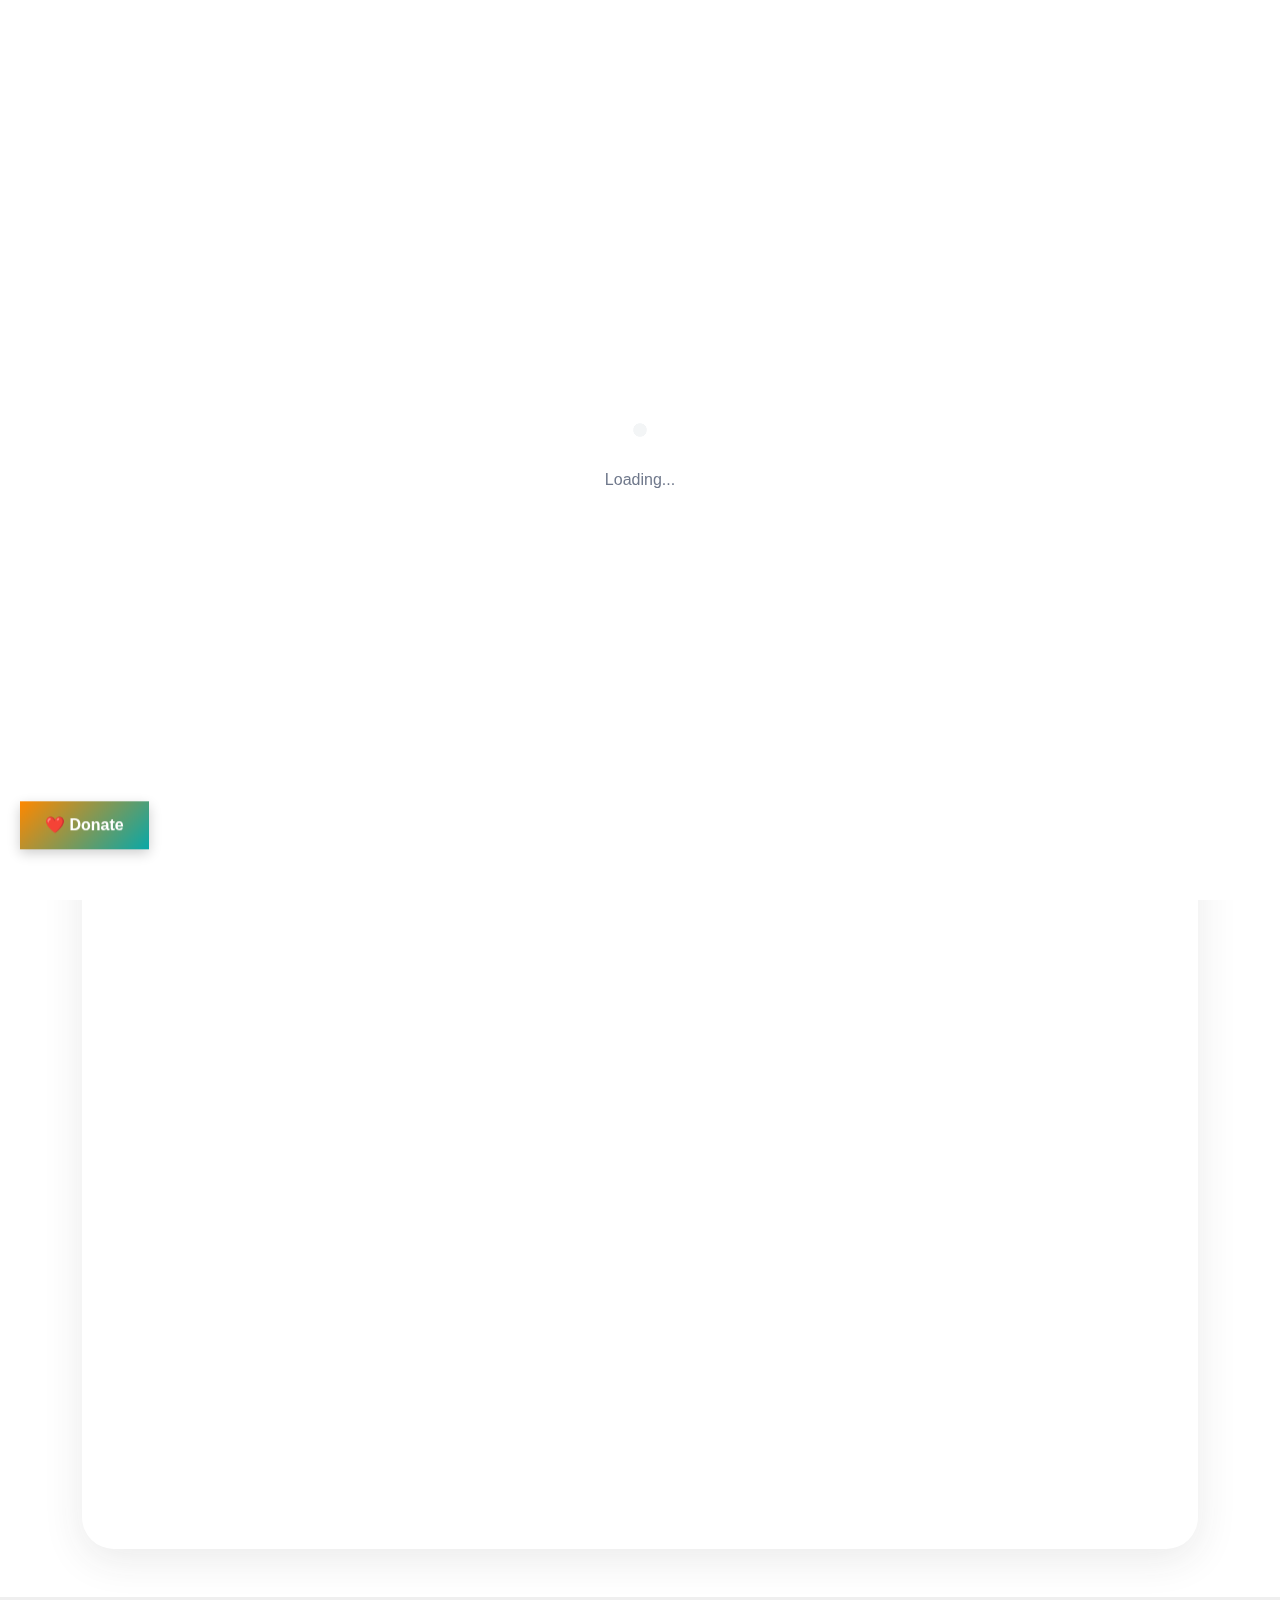
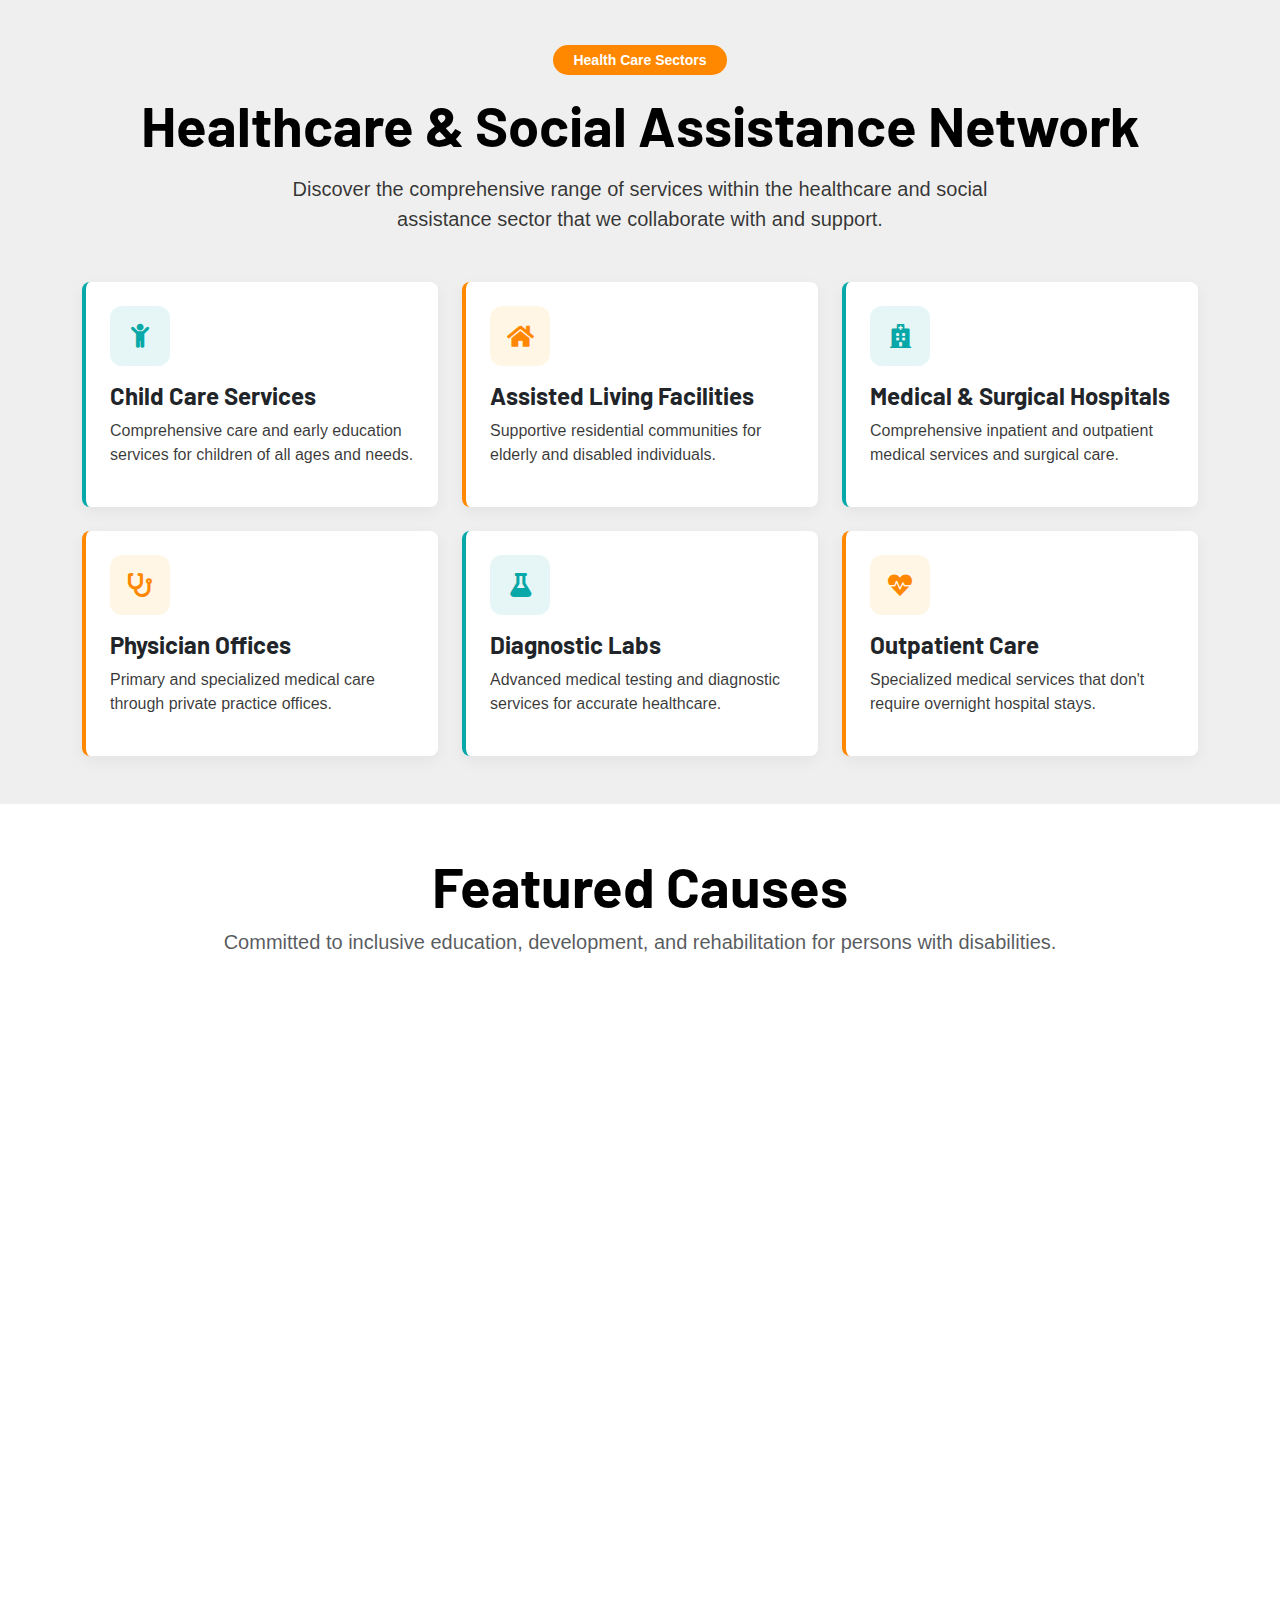
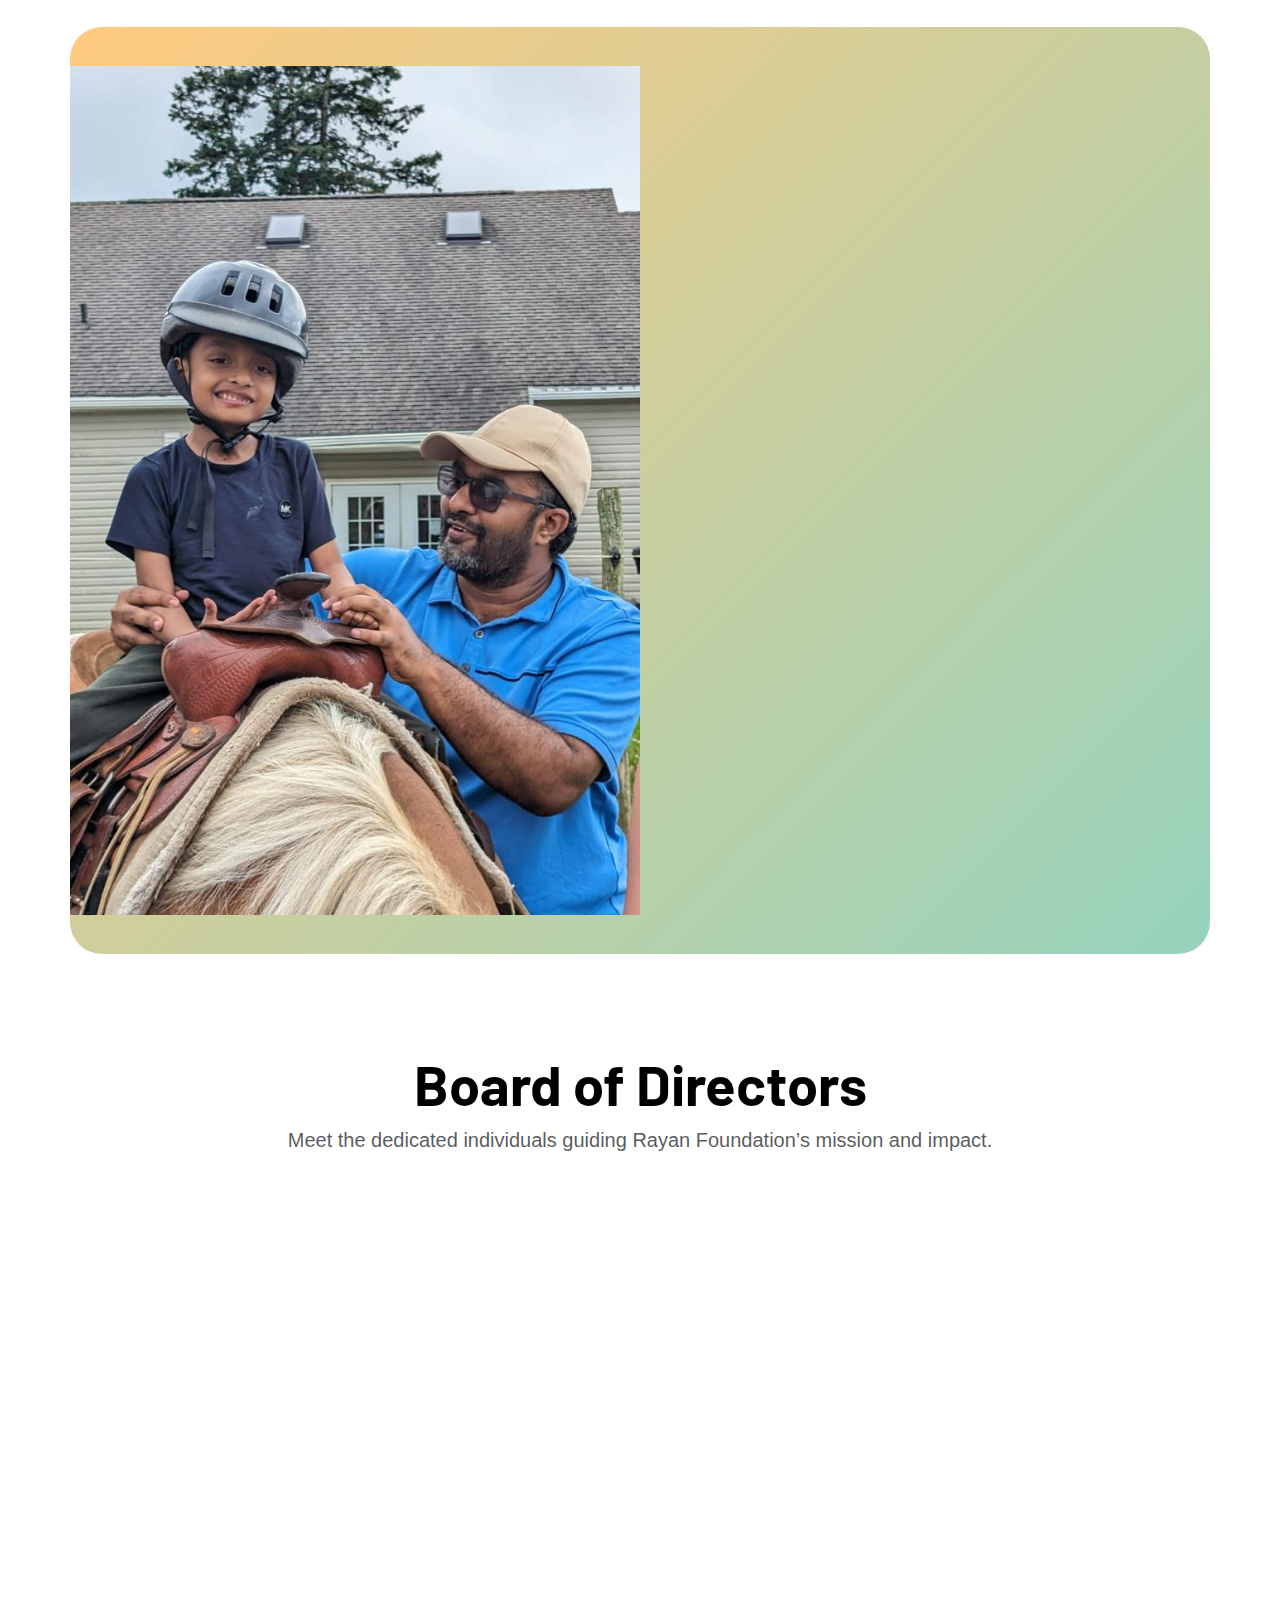
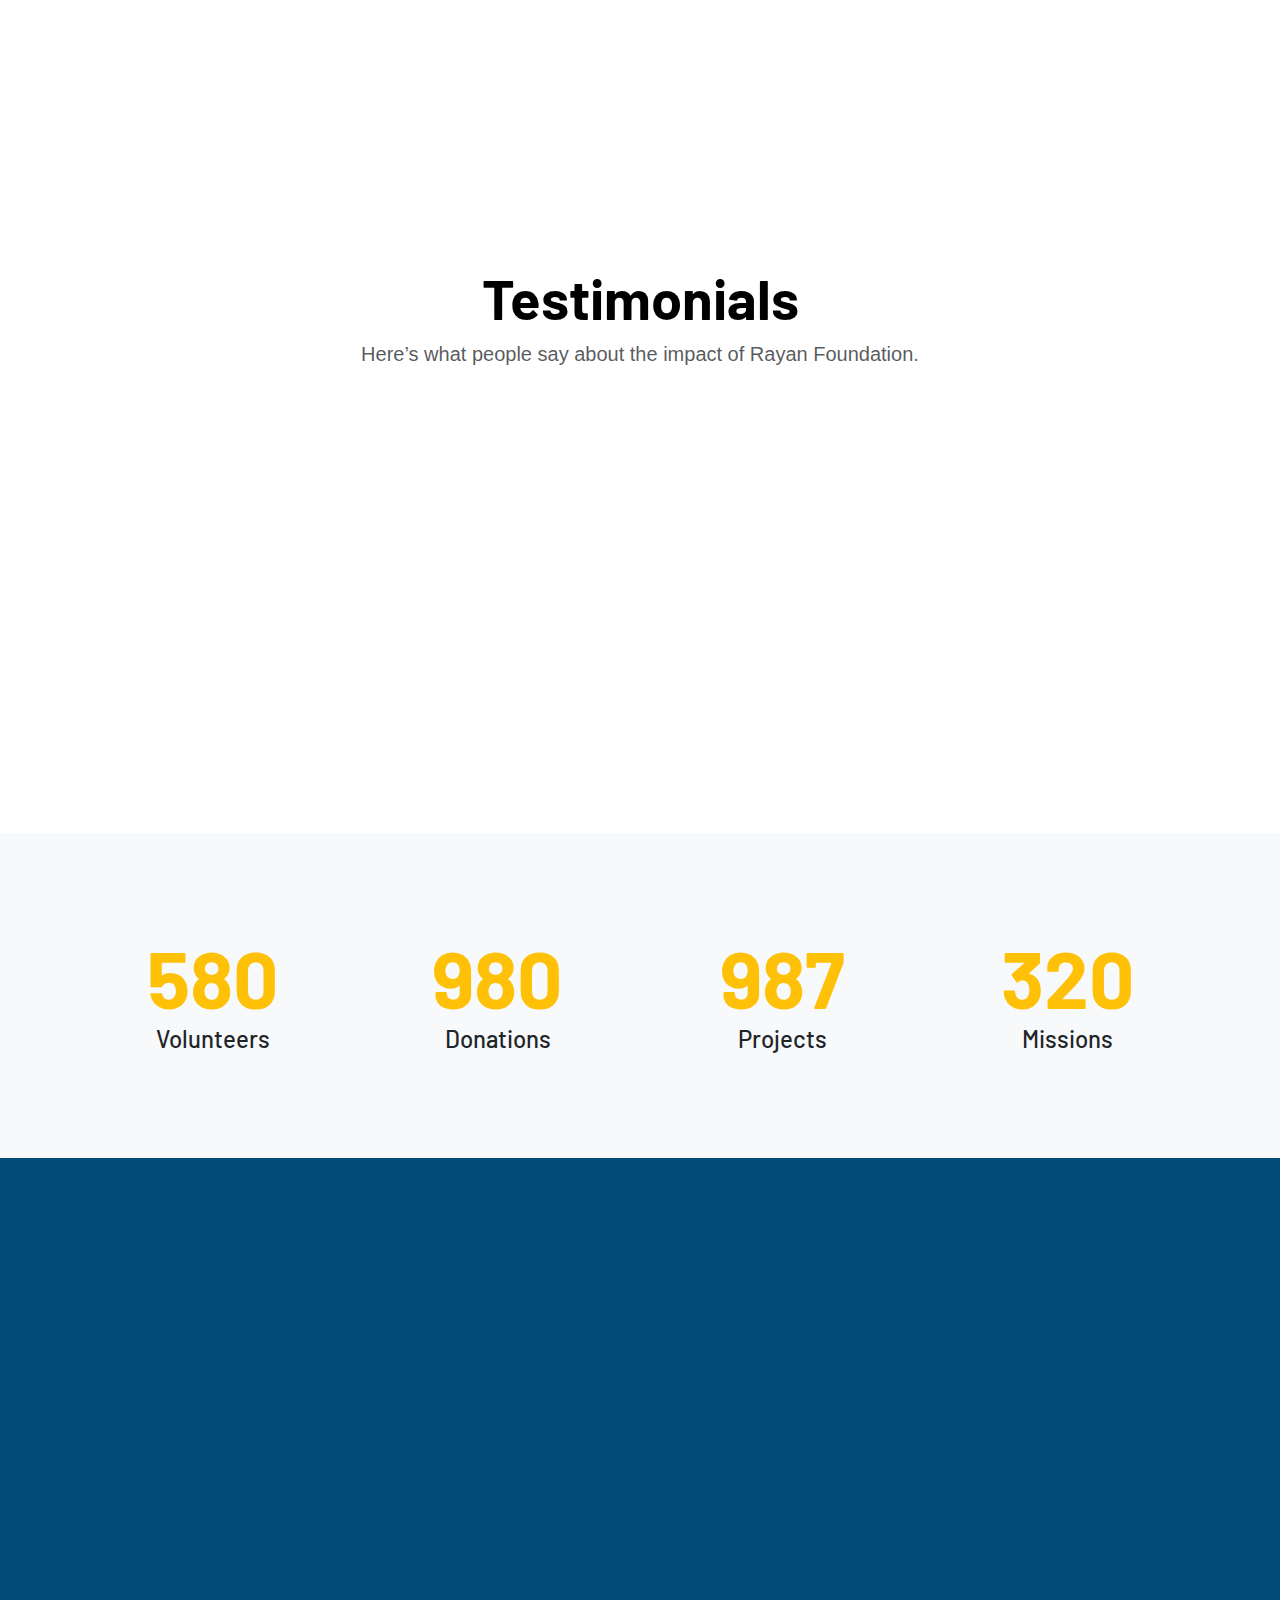
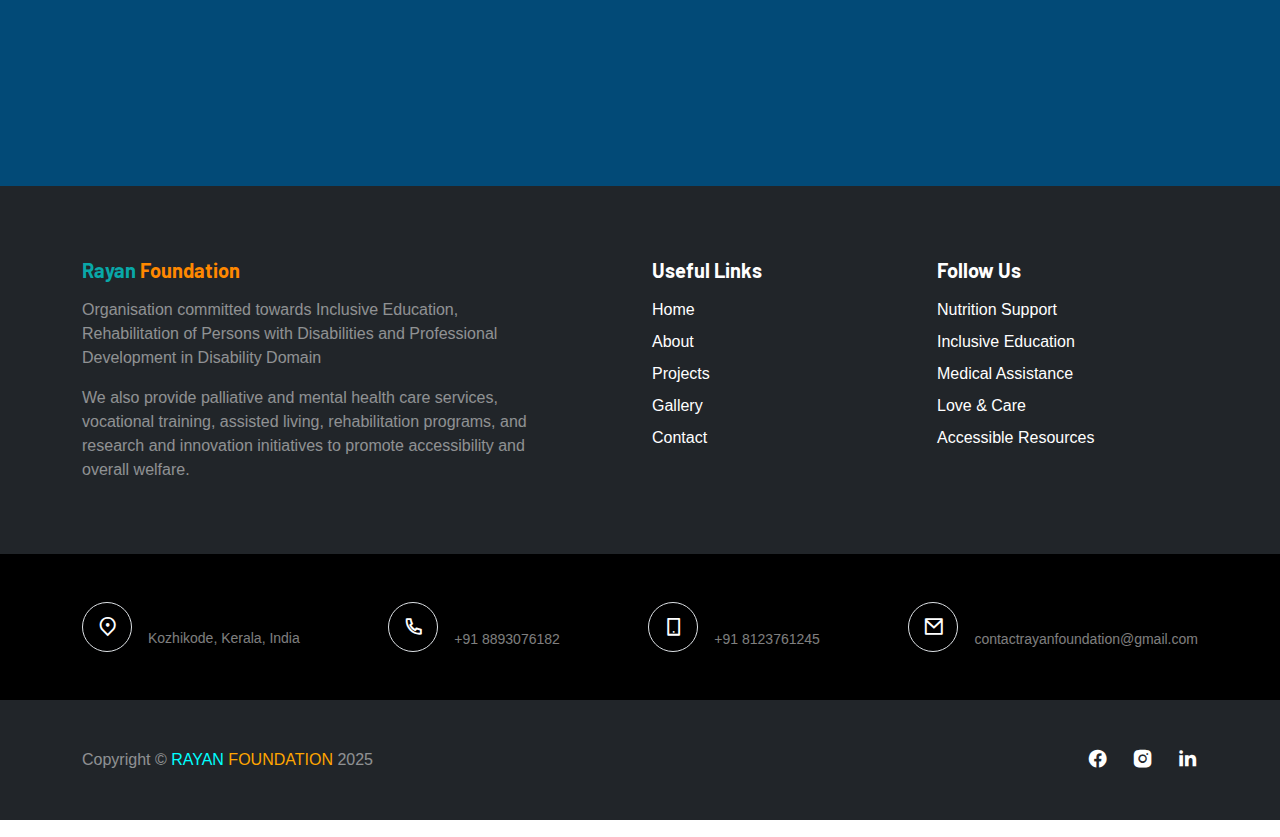
<file: index.html>
<html xmlns="http://www.w3.org/1999/xhtml" lang="en">

<head>
	<meta http-equiv="Content-Type" content="text/html; charset=utf-8" />
	<meta name="description" content="HTTrack is an easy-to-use website mirror utility. It allows you to download a World Wide website from the Internet to a local directory,building recursively all structures, getting html, images, and other files from the server to your computer. Links are rebuiltrelatively so that you can freely browse to the local site (works with any browser). You can mirror several sites together so that you can jump from one toanother. You can, also, update an existing mirror site, or resume an interrupted download. The robot is fully configurable, with an integrated help" />
	<meta name="keywords" content="httrack, HTTRACK, HTTrack, winhttrack, WINHTTRACK, WinHTTrack, offline browser, web mirror utility, aspirateur web, surf offline, web capture, www mirror utility, browse offline, local  site builder, website mirroring, aspirateur www, internet grabber, capture de site web, internet tool, hors connexion, unix, dos, windows 95, windows 98, solaris, ibm580, AIX 4.0, HTS, HTGet, web aspirator, web aspirateur, libre, GPL, GNU, free software" />
	<title>Local index - HTTrack Website Copier</title>
  <!-- Mirror and index made by HTTrack Website Copier/3.49-2 [XR&CO'2014] -->
	<style type="text/css">
	<!--

body {
	margin: 0;  padding: 0;  margin-bottom: 15px;  margin-top: 8px;
	background: #77b;
}
body, td {
	font: 14px "Trebuchet MS", Verdana, Arial, Helvetica, sans-serif;
	}

#subTitle {
	background: #000;  color: #fff;  padding: 4px;  font-weight: bold; 
	}

#siteNavigation a, #siteNavigation .current {
	font-weight: bold;  color: #448;
	}
#siteNavigation a:link    { text-decoration: none; }
#siteNavigation a:visited { text-decoration: none; }

#siteNavigation .current { background-color: #ccd; }

#siteNavigation a:hover   { text-decoration: none;  background-color: #fff;  color: #000; }
#siteNavigation a:active  { text-decoration: none;  background-color: #ccc; }


a:link    { text-decoration: underline;  color: #00f; }
a:visited { text-decoration: underline;  color: #000; }
a:hover   { text-decoration: underline;  color: #c00; }
a:active  { text-decoration: underline; }

#pageContent {
	clear: both;
	border-bottom: 6px solid #000;
	padding: 10px;  padding-top: 20px;
	line-height: 1.65em;
	background-image: url(backblue.gif);
	background-repeat: no-repeat;
	background-position: top right;
	}

#pageContent, #siteNavigation {
	background-color: #ccd;
	}


.imgLeft  { float: left;   margin-right: 10px;  margin-bottom: 10px; }
.imgRight { float: right;  margin-left: 10px;   margin-bottom: 10px; }

hr { height: 1px;  color: #000;  background-color: #000;  margin-bottom: 15px; }

h1 { margin: 0;  font-weight: bold;  font-size: 2em; }
h2 { margin: 0;  font-weight: bold;  font-size: 1.6em; }
h3 { margin: 0;  font-weight: bold;  font-size: 1.3em; }
h4 { margin: 0;  font-weight: bold;  font-size: 1.18em; }

.blak { background-color: #000; }
.hide { display: none; }
.tableWidth { min-width: 400px; }

.tblRegular       { border-collapse: collapse; }
.tblRegular td    { padding: 6px;  background-image: url(fade.gif);  border: 2px solid #99c; }
.tblHeaderColor, .tblHeaderColor td { background: #99c; }
.tblNoBorder td   { border: 0; }


// -->
</style>

</head>

<table width="76%" border="0" align="center" cellspacing="0" cellpadding="3" class="tableWidth">
	<tr>
	<td id="subTitle">HTTrack Website Copier - Open Source offline browser</td>
	</tr>
</table>
<table width="76%" border="0" align="center" cellspacing="0" cellpadding="0" class="tableWidth">
<tr class="blak">
<td>
	<table width="100%" border="0" align="center" cellspacing="1" cellpadding="0">
	<tr>
	<td colspan="6"> 
		<table width="100%" border="0" align="center" cellspacing="0" cellpadding="10">
		<tr> 
		<td id="pageContent"> 
<!-- ==================== End prologue ==================== -->

	<meta name="generator" content="HTTrack Website Copier/3.x">
	<TITLE>Local index - HTTrack</TITLE>
</HEAD>
<BODY>
<H1 ALIGN=Center>Index of locally available sites:</H1>
	<TABLE BORDER="0" WIDTH="100%" CELLSPACING="1" CELLPADDING="0">
		<TR>
			<TD BACKGROUND="fade.gif">
				&middot;
					<A HREF="iamosahan.com/wrapbootstrap-pillarix/nonprofitx/index.html">
						Nonprofitx | Charity & Donation Website Template
					</A>		
			</TD>
		</TR>
	</TABLE>
	<BR>
	<BR>
	<BR>
  	<H6 ALIGN="RIGHT">
	<I>Mirror and index made by HTTrack Website Copier [XR&amp;CO'2008]</I>
	</H6>
	<!-- Mirror and index made by HTTrack Website Copier/3.49-2 [XR&CO'2014] -->
	<!-- Thanks for using HTTrack Website Copier! -->
	<meta HTTP-EQUIV="Refresh" CONTENT="0; URL=iamosahan.com/wrapbootstrap-pillarix/nonprofitx/index.html">


<!-- ==================== Start epilogue ==================== -->
		</td>
		</tr>
		</table>
	</td>
	</tr>
	</table>
</td>
</tr>
</table>

<table width="76%" border="0" align="center" valign="bottom" cellspacing="0" cellpadding="0">
	<tr>
	<td id="footer"><small>&copy; 2008 Xavier Roche & other contributors - Web Design: Leto Kauler.</small></td>
	</tr>
</table>

</body>

</html>
</file>
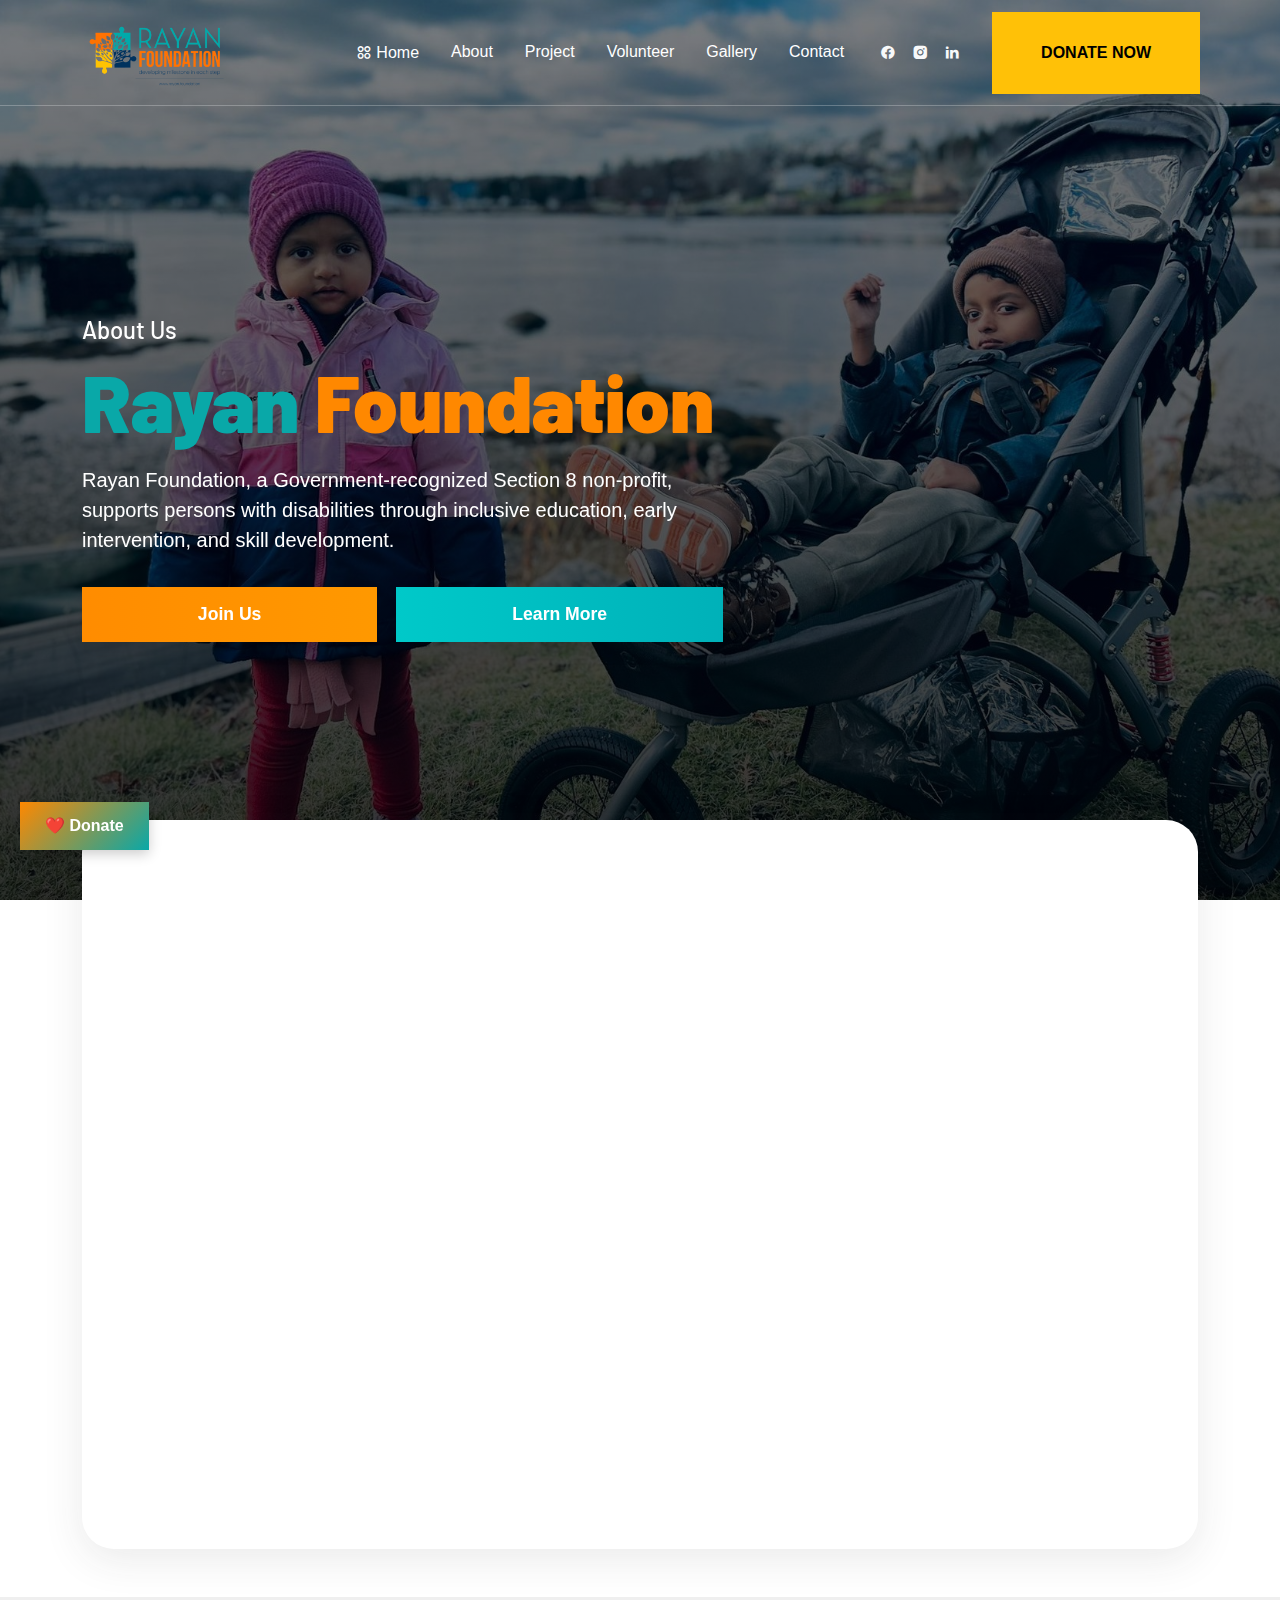
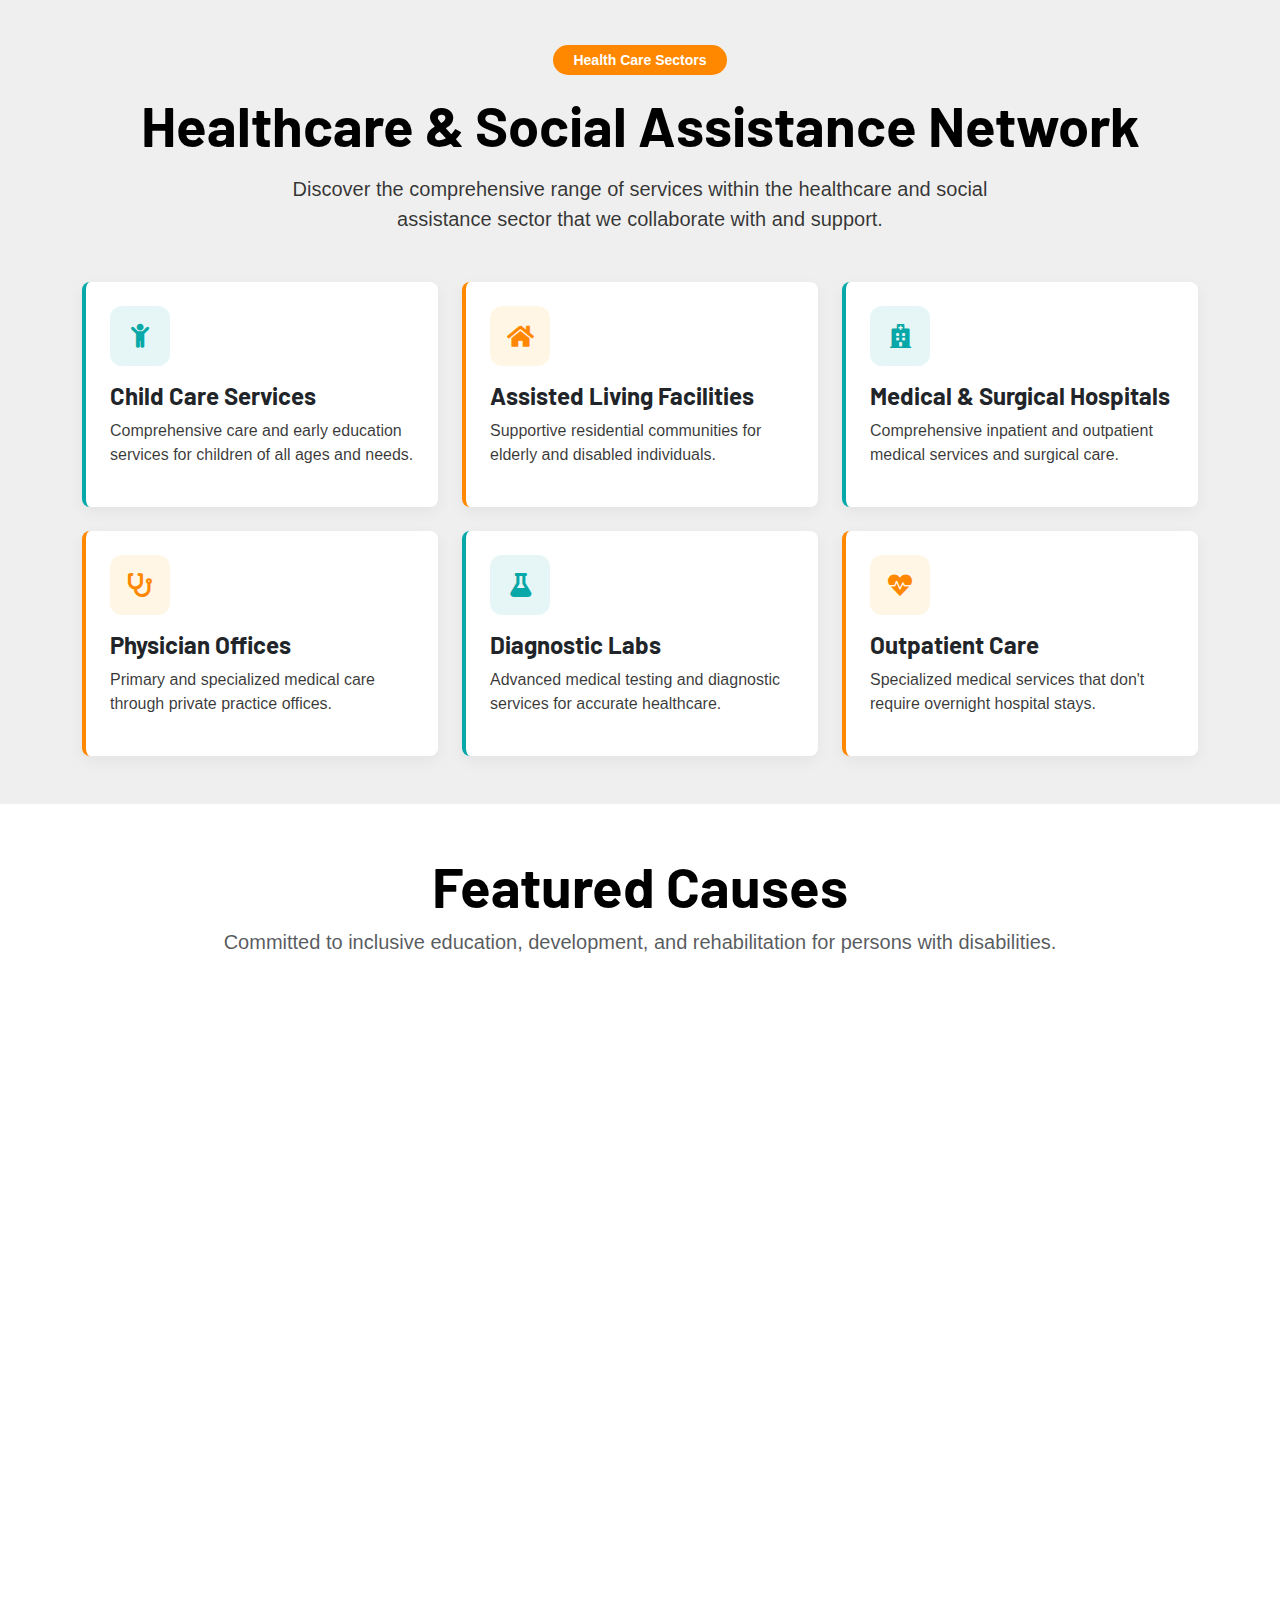
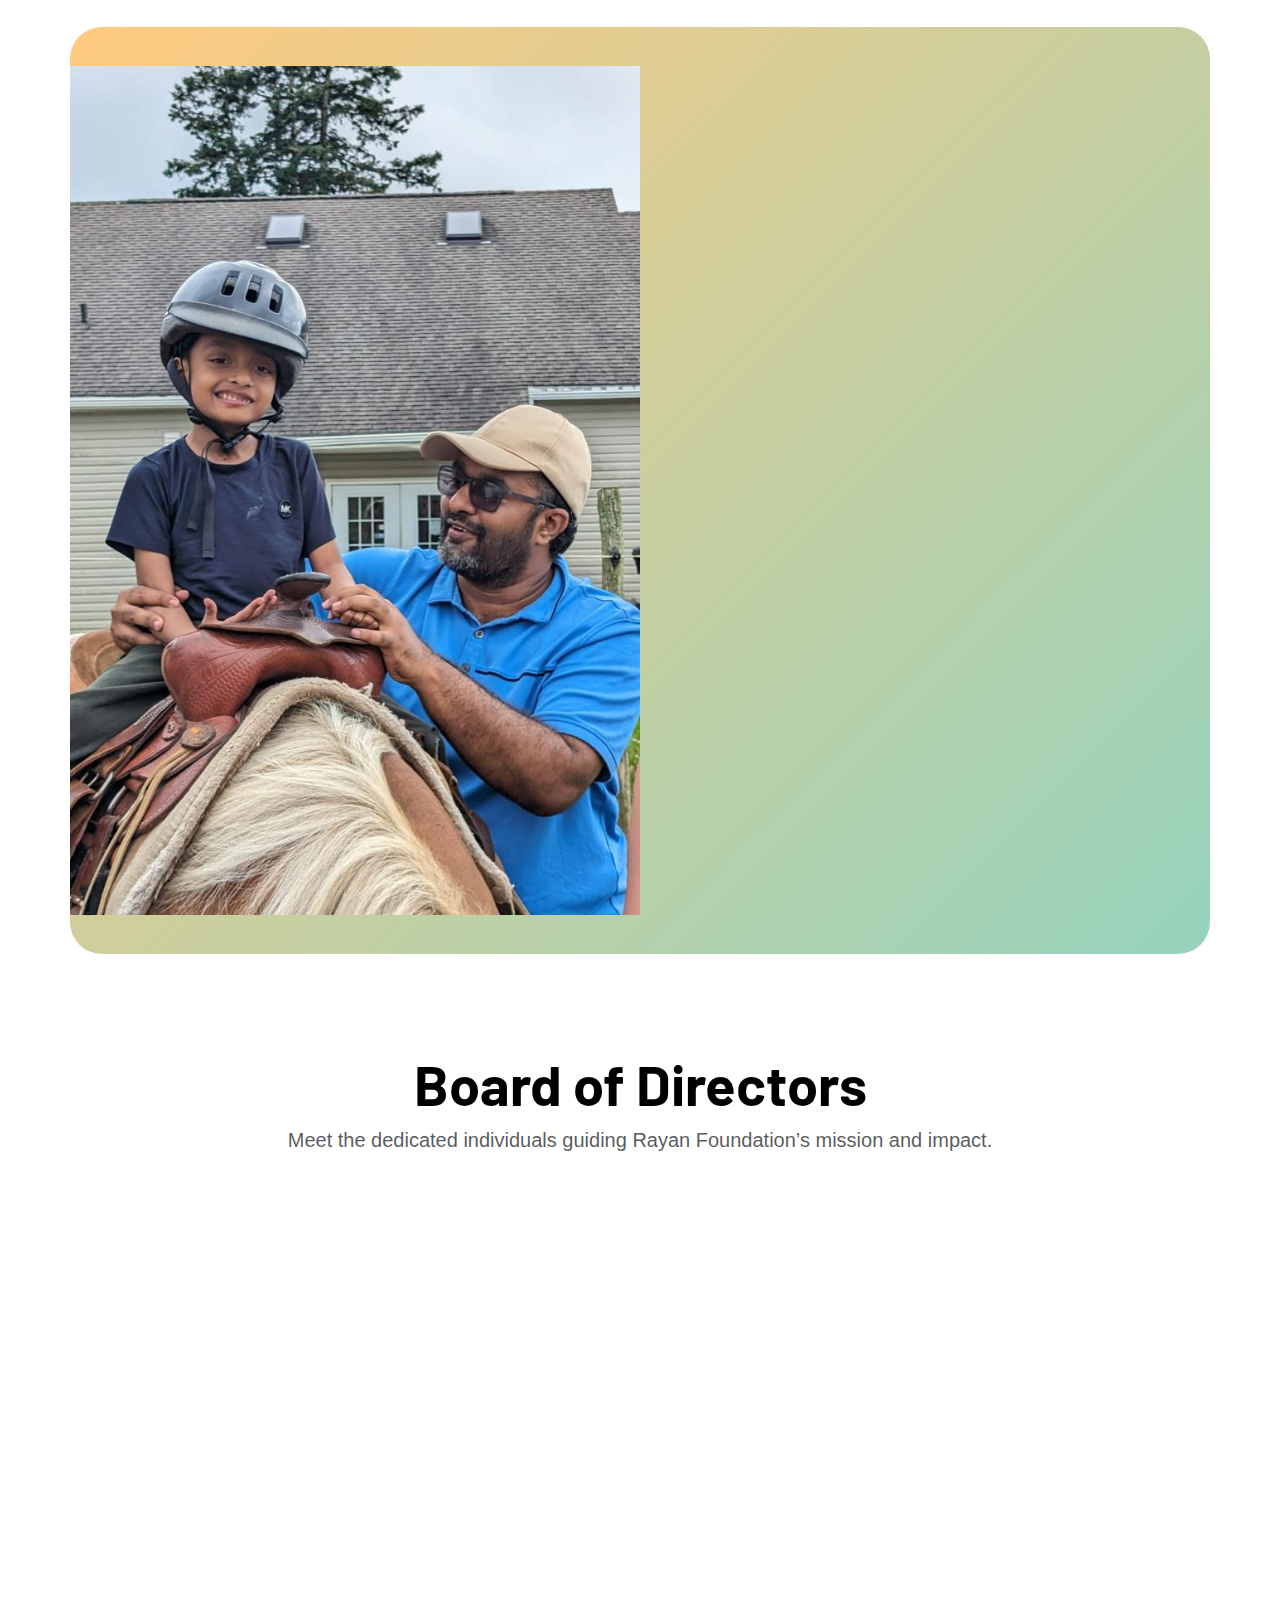
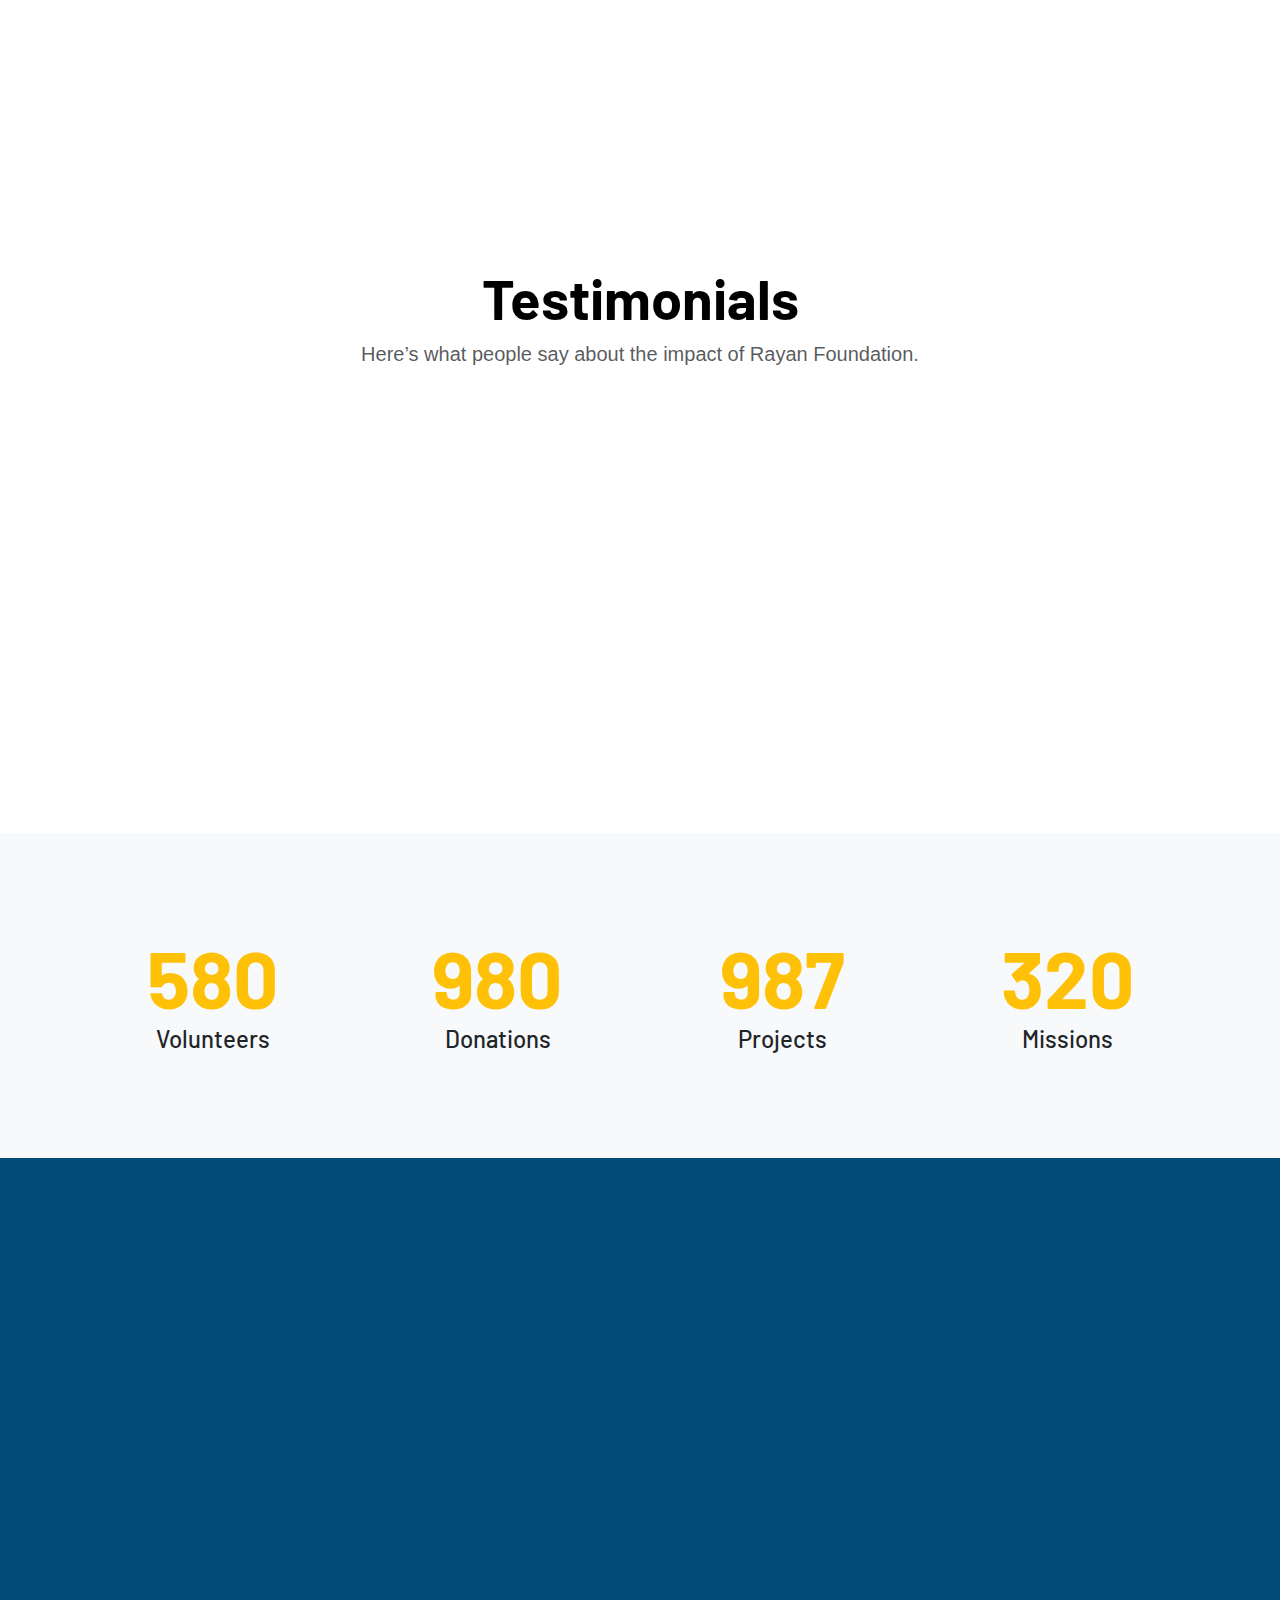
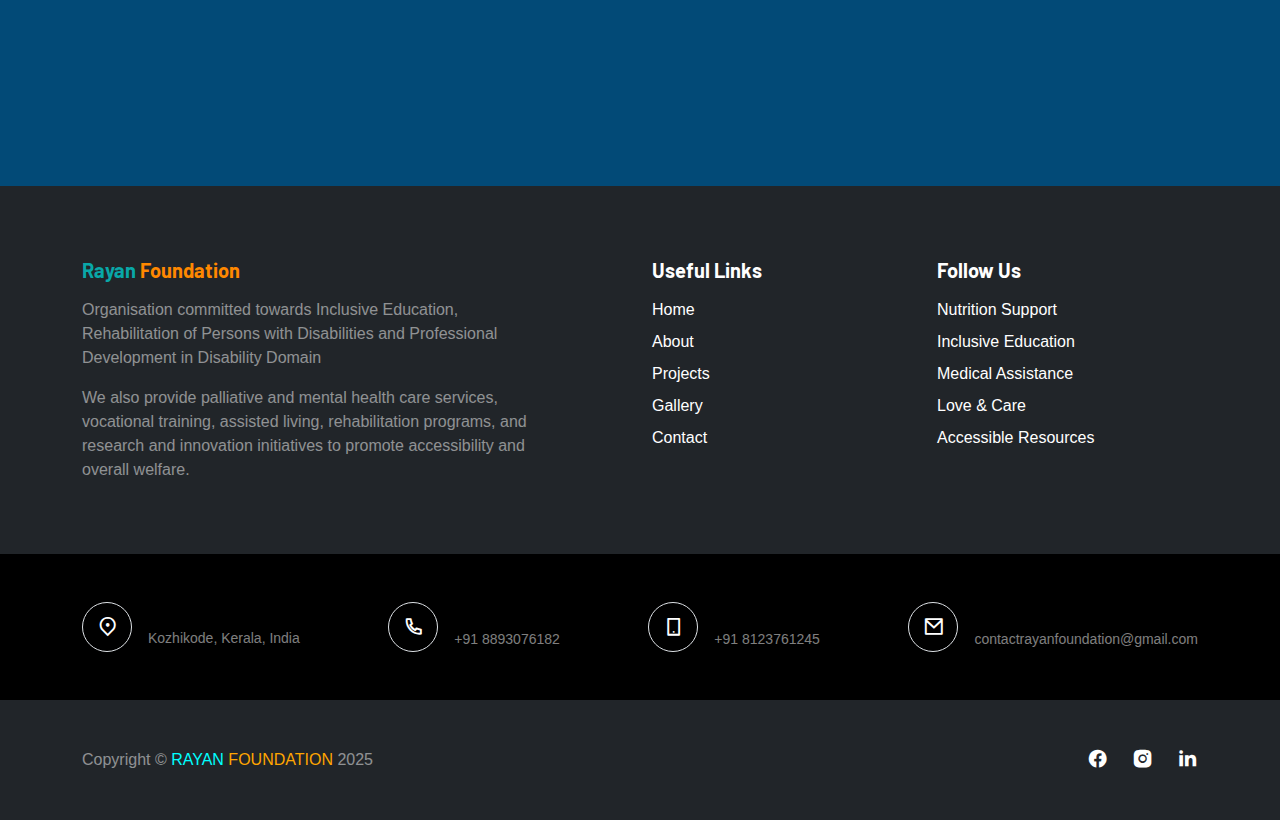
<file: iamosahan.com/wrapbootstrap-pillarix/nonprofitx/index.html>
<!DOCTYPE html>
<html lang="en">
  <!-- Mirrored from iamosahan.com/wrapbootstrap-pillarix/nonprofitx/ by HTTrack Website Copier/3.x [XR&CO'2014], Mon, 12 May 2025 09:20:23 GMT -->

  <head>
    <meta charset="UTF-8" />
    <meta http-equiv="X-UA-Compatible" content="IE=edge" />
    <meta name="viewport" content="width=device-width, initial-scale=1.0" />
    <link rel="icon" href="img/rayan/bg.png" type="image/png" />
    <title>Rayan Foundation | Charity & Donation</title>
    <!-- Bootstrap Css -->
    <link rel="stylesheet" href="vender/bootstrap/css/bootstrap.min.css" />
    <!-- Icofont Css -->
    <link rel="stylesheet" href="vender/icofont/icofont.min.css" />
    <!-- AOS Css -->
    <link rel="stylesheet" href="vender/aos/dist/aos.css" />
    <!-- Remix Icons -->
    <link rel="stylesheet" href="vender/remixicon/remixicon.css" />
    <!-- Custom Css -->
    <link rel="stylesheet" href="css/style.css" />
    <!-- Common Css -->
    <link rel="stylesheet" href="css/common.css" />

    <link
      rel="stylesheet"
      href="https://cdnjs.cloudflare.com/ajax/libs/font-awesome/5.15.4/css/all.min.css"
    />
    <link
      href="https://fonts.googleapis.com/css2?family=Poppins:wght@500;600&display=swap"
      rel="stylesheet"
    />
  </head>

  <body>
    <!-- Page loading spinner -->
    <div class="page-loading active">
      <div class="page-loading-inner">
        <div class="page-spinner"></div>
        <span>Loading...</span>
      </div>
    </div>
    <div class="bg-homepage vh-100 d-flex align-items-center flex-column">
      <nav
        class="navbar osahan-main-nav navbar-expand charity-nav p-4 border-bottom border-white border-opacity-25 py-4 py-lg-0 w-100"
      >
        <div class="container" style="padding: 10px">
          <div
            class="position-relative d-flex align-items-center gap-2 site-brand"
          >
            <a href="index.html"><img src="img/rayan/newLogo.png" alt="" style="height: 85px" /></a>
          </div>
          <div class="collapse navbar-collapse" id="navbarSupportedContent">
            <div class="d-none d-lg-block ms-auto">
              <ul class="navbar-nav ms-auto gap-3 me-4">
                <li class="nav-item">
                  <a class="nav-link active py-4"
                    ><i class="ri-apps-2-line"></i> Home</a
                  >
                </li>
                <li class="nav-item">
                  <a href="about.html" class="nav-link py-4">About</a>
                </li>
                <li class="nav-item">
                  <a href="projects.html" class="nav-link py-4">Project</a>
                </li>
                <li class="nav-item">
                  <a href="volunteer.html" class="nav-link py-4">Volunteer</a>
                </li>
                <li class="nav-item">
                  <a href="gallery.html" class="nav-link py-4">Gallery</a>
                </li>
                <li class="nav-item"><a href="contact.html" class="nav-link py-4">Contact</a></li>
              </ul>
            </div>
            <div class="d-flex align-items-center gap-3 me-4 ms-1">
              <a
                href="https://www.facebook.com/rayanfoundationorg"
                target="_blank"
                class="link-light"
              >
                <i class="ri-facebook-circle-fill"></i>
              </a>
              <a
                href="https://www.instagram.com/rayan.foundation?utm_source=ig_web_button_share_sheet&igsh=ZDNlZDc0MzIxNw=="
                target="_blank"
                class="link-light"
              >
                <i class="ri-instagram-fill"></i>
              </a>
              <a
                href="https://www.linkedin.com/company/rayan-foundation/?viewAsMember=true"
                target="_blank"
                class="link-light"
              >
                <i class="ri-linkedin-fill"></i>
              </a>
            </div>

            <a href="donate.html"
              class="btn btn-warning rounded-0 d-none d-lg-block py-4 px-5 ms-2"
            >
              <span class="py-1 d-inline-block text-uppercase fw-bold"
                > Donate Now</span
              >
            </a>
            <a
              class="link-light d-lg-none ms-auto"
              data-bs-toggle="offcanvas"
              data-bs-target="#sidebar"
              aria-controls="sidebar"
              ><i class="ri-menu-3-line ri-lg"></i
            ></a>
          </div>
        </div>
      </nav>
      <!-- body -->
      <div class="py-5 m-auto">
        <div class="container py-5">
          <div class="row pb-5">
            <div class="col-xl-7 col-lg-8 col-md-9 col-12">
              <div
                class="text-white"
                data-aos="fade-right"
                data-aos-duration="2000"
              >
                <h4 class="">About Us</h4>
                <h1 class="fw-bold display-1">
                  <b
                    ><span style="color: rgb(9, 168, 168)">Rayan </span>
                    <span style="color: rgb(255, 136, 0)">Foundation</span></b
                  >
                </h1>
                <p class="lead mt-3" style="color: #fff">
                  Rayan Foundation, a Government-recognized Section 8
                  non-profit, supports persons with disabilities through
                  inclusive education, early intervention, and skill
                  development.
                </p>
                <div class="button-group">
                  <a href="volunteer.html" class="custom-button join-button">Join Us</a>
                  <a href="about.html" class="custom-button learn-button">Learn More</a>
                </div>
              </div>
            </div>
          </div>
        </div>
      </div>
    </div>
    <!-- some points -->
    <div class="py-5">
      <div class="container">
        <div class="row">
          <div class="col-12">
            <div class="bg-white rounded-5 shadow p-5 provide">
              <div class="row g-4 py-5">
                <div class="col-lg-4 col-md-6 col-12">
                  <div
                    class="card text-center border-0 rounded-0"
                    data-aos="fade-up"
                    data-aos-duration="1000"
                  >
                    <img
                      src="img/provide/food.svg"
                      alt="food"
                      class="img-fluid d-block mx-auto provide-img"
                    />
                    <div class="card-body">
                      <h5 class="card-title fw-bold pb-2">Nutrition Support</h5>
                      <p class="card-text">
                        We provide balanced meals and nutritional aid to
                        children and adults with disabilities, ensuring their
                        growth and wellbeing.
                      </p>
                    </div>
                  </div>
                </div>
                <div class="col-lg-4 col-md-6 col-12">
                  <div
                    class="card text-center border-0 rounded-0"
                    data-aos="fade-up"
                    data-aos-duration="1000"
                  >
                    <img
                      src="img/provide/school.svg"
                      alt="school"
                      class="img-fluid d-block mx-auto provide-img"
                    />
                    <div class="card-body">
                      <h5 class="card-title fw-bold pb-2">
                        Inclusive Education
                      </h5>
                      <p class="card-text">
                        We offer special education programs tailored for
                        children with disabilities to ensure equal access and
                        opportunity.
                      </p>
                    </div>
                  </div>
                </div>
                <div class="col-lg-4 col-md-6 col-12">
                  <div
                    class="card text-center border-0 rounded-0"
                    data-aos="fade-up"
                    data-aos-duration="1000"
                  >
                    <img
                      src="img/provide/medical.svg"
                      alt="medical"
                      class="img-fluid d-block mx-auto provide-img"
                    />
                    <div class="card-body">
                      <h5 class="card-title fw-bold pb-2">
                        Medical Assistance
                      </h5>
                      <p class="card-text">
                        Our healthcare services include therapy, rehabilitation,
                        and early intervention for individuals with special
                        needs.
                      </p>
                    </div>
                  </div>
                </div>
              </div>
              <div class="row g-4 py-5">
                <div class="col-lg-4 col-md-6 col-12">
                  <div
                    class="card text-center border-0 rounded-0"
                    data-aos="fade-up"
                    data-aos-duration="1000"
                  >
                    <img
                      src="img/provide/water.svg"
                      alt="water"
                      class="img-fluid d-block mx-auto provide-img"
                    />
                    <div class="card-body">
                      <h5 class="card-title fw-bold pb-2">
                        Accessible Resources
                      </h5>
                      <p class="card-text">
                        We promote accessible infrastructure and resources
                        including safe drinking water and adaptive equipment for
                        daily living.
                      </p>
                    </div>
                  </div>
                </div>
                <div class="col-lg-4 col-md-6 col-12">
                  <div
                    class="card text-center border-0 rounded-0"
                    data-aos="fade-up"
                    data-aos-duration="1000"
                  >
                    <img
                      src="img/provide/love.svg"
                      alt="love"
                      class="img-fluid d-block mx-auto provide-img"
                    />
                    <div class="card-body">
                      <h5 class="card-title fw-bold pb-2">Love & Care</h5>
                      <p class="card-text">
                        With compassion at the core, we offer emotional and
                        psychological support to families and individuals in
                        need.
                      </p>
                    </div>
                  </div>
                </div>
                <div class="col-lg-4 col-md-6 col-12">
                  <div
                    class="card text-center border-0 rounded-0"
                    data-aos="fade-up"
                    data-aos-duration="1000"
                  >
                    <img
                      src="img/provide/tranvel.svg"
                      alt="travel"
                      class="img-fluid d-block mx-auto provide-img"
                    />
                    <div class="card-body">
                      <h5 class="card-title fw-bold pb-2">
                        Community Engagement
                      </h5>
                      <p class="card-text">
                        We organize inclusive events, travel programs, and
                        activities that empower people with disabilities to
                        connect and thrive.
                      </p>
                    </div>
                  </div>
                </div>
              </div>
            </div>
          </div>
        </div>
      </div>
    </div>

    <div class="healthcare-industries py-5" style="background-color: #ecececd7">
      <div class="container">
        <div class="text-center mb-5">
          <span
            class="badge mb-3 fw-bold display-4"
            style="
              background-color: rgb(255, 136, 0);
              color: white;
              padding: 8px 20px;
              border-radius: 30px;
              font-size: 14px;
            "
            >Health Care Sectors</span
          >
          <h2 class="fw-bold display-4 mb-3" style="color: rgb(9, 168, 168)">
            <span style="color: rgb(0, 0, 0)"
              >Healthcare & Social Assistance Network</span
            >
          </h2>
          <p class="lead mx-auto" style="max-width: 700px; color: #000000c8">
            Discover the comprehensive range of services within the healthcare
            and social assistance sector that we collaborate with and support.
          </p>
        </div>

        <div class="row g-4">
          <!-- Child Care Services -->
          <div class="col-lg-4 col-md-6">
            <div
              class="industry-card h-100 p-4 rounded-3"
              style="
                background-color: white;
                box-shadow: 0 5px 15px rgba(0, 0, 0, 0.05);
                border-left: 4px solid rgb(9, 168, 168);
                transition: all 0.3s ease;
              "
            >
              <div
                class="icon-box mb-3"
                style="
                  width: 60px;
                  height: 60px;
                  background-color: rgba(9, 168, 168, 0.1);
                  border-radius: 12px;
                  display: flex;
                  align-items: center;
                  justify-content: center;
                "
              >
                <i
                  class="fas fa-child"
                  style="font-size: 1.5rem; color: rgb(9, 168, 168)"
                ></i>
              </div>
              <h4 style="color: #212529; font-weight: 700">
                Child Care Services
              </h4>
              <p style="color: #000000c8">
                Comprehensive care and early education services for children of
                all ages and needs.
              </p>
              <!-- <a href="#" class="text-decoration-none" style="color: rgb(255, 136, 0); font-weight: 500;">Learn more <i class="fas fa-arrow-right ms-1"></i></a> -->
            </div>
          </div>

          <!-- Assisted Living -->
          <div class="col-lg-4 col-md-6">
            <div
              class="industry-card h-100 p-4 rounded-3"
              style="
                background-color: white;
                box-shadow: 0 5px 15px rgba(0, 0, 0, 0.05);
                border-left: 4px solid rgb(255, 136, 0);
                transition: all 0.3s ease;
              "
            >
              <div
                class="icon-box mb-3"
                style="
                  width: 60px;
                  height: 60px;
                  background-color: rgba(255, 165, 0, 0.1);
                  border-radius: 12px;
                  display: flex;
                  align-items: center;
                  justify-content: center;
                "
              >
                <i
                  class="fas fa-home"
                  style="font-size: 1.5rem; color: rgb(255, 136, 0)"
                ></i>
              </div>
              <h4 style="color: #212529; font-weight: 700">
                Assisted Living Facilities
              </h4>
              <p style="color: #000000c8">
                Supportive residential communities for elderly and disabled
                individuals.
              </p>
              <!-- <a href="#" class="text-decoration-none" style="color: rgb(9, 168, 168); font-weight: 500;">Learn more <i class="fas fa-arrow-right ms-1"></i></a> -->
            </div>
          </div>

          <!-- Hospitals -->
          <div class="col-lg-4 col-md-6">
            <div
              class="industry-card h-100 p-4 rounded-3"
              style="
                background-color: white;
                box-shadow: 0 5px 15px rgba(0, 0, 0, 0.05);
                border-left: 4px solid rgb(9, 168, 168);
                transition: all 0.3s ease;
              "
            >
              <div
                class="icon-box mb-3"
                style="
                  width: 60px;
                  height: 60px;
                  background-color: rgba(9, 168, 168, 0.1);
                  border-radius: 12px;
                  display: flex;
                  align-items: center;
                  justify-content: center;
                "
              >
                <i
                  class="fas fa-hospital"
                  style="font-size: 1.5rem; color: rgb(9, 168, 168)"
                ></i>
              </div>
              <h4 style="color: #212529; font-weight: 700">
                Medical & Surgical Hospitals
              </h4>
              <p style="color: #000000c8">
                Comprehensive inpatient and outpatient medical services and
                surgical care.
              </p>
              <!-- <a href="#" class="text-decoration-none" style="color: rgb(255, 136, 0); font-weight: 500;">Learn more <i class="fas fa-arrow-right ms-1"></i></a> -->
            </div>
          </div>

          <!-- Additional industries - will show in carousel on mobile -->
          <div class="col-lg-4 col-md-6 d-md-block">
            <div
              class="industry-card h-100 p-4 rounded-3"
              style="
                background-color: white;
                box-shadow: 0 5px 15px rgba(0, 0, 0, 0.05);
                border-left: 4px solid rgb(255, 136, 0);
                transition: all 0.3s ease;
              "
            >
              <div
                class="icon-box mb-3"
                style="
                  width: 60px;
                  height: 60px;
                  background-color: rgba(255, 165, 0, 0.1);
                  border-radius: 12px;
                  display: flex;
                  align-items: center;
                  justify-content: center;
                "
              >
                <i
                  class="fas fa-stethoscope"
                  style="font-size: 1.5rem; color: rgb(255, 136, 0)"
                ></i>
              </div>
              <h4 style="color: #212529; font-weight: 700">
                Physician Offices
              </h4>
              <p style="color: #000000c8">
                Primary and specialized medical care through private practice
                offices.
              </p>
              <!-- <a href="#" class="text-decoration-none" style="color: rgb(9, 168, 168); font-weight: 500;">Learn more <i class="fas fa-arrow-right ms-1"></i></a> -->
            </div>
          </div>

          <div class="col-lg-4 col-md-6 d-lg-block">
            <div
              class="industry-card h-100 p-4 rounded-3"
              style="
                background-color: white;
                box-shadow: 0 5px 15px rgba(0, 0, 0, 0.05);
                border-left: 4px solid rgb(9, 168, 168);
                transition: all 0.3s ease;
              "
            >
              <div
                class="icon-box mb-3"
                style="
                  width: 60px;
                  height: 60px;
                  background-color: rgba(9, 168, 168, 0.1);
                  border-radius: 12px;
                  display: flex;
                  align-items: center;
                  justify-content: center;
                "
              >
                <i
                  class="fas fa-flask"
                  style="font-size: 1.5rem; color: rgb(9, 168, 168)"
                ></i>
              </div>
              <h4 style="color: #212529; font-weight: 700">Diagnostic Labs</h4>
              <p style="color: #000000c8">
                Advanced medical testing and diagnostic services for accurate
                healthcare.
              </p>
              <!-- <a href="#" class="text-decoration-none" style="color: rgb(255, 136, 0); font-weight: 500;">Learn more <i class="fas fa-arrow-right ms-1"></i></a> -->
            </div>
          </div>

          <div class="col-lg-4 col-md-6 d-lg-block">
            <div
              class="industry-card h-100 p-4 rounded-3"
              style="
                background-color: white;
                box-shadow: 0 5px 15px rgba(0, 0, 0, 0.05);
                border-left: 4px solid rgb(255, 136, 0);
                transition: all 0.3s ease;
              "
            >
              <div
                class="icon-box mb-3"
                style="
                  width: 60px;
                  height: 60px;
                  background-color: rgba(255, 165, 0, 0.1);
                  border-radius: 12px;
                  display: flex;
                  align-items: center;
                  justify-content: center;
                "
              >
                <i
                  class="fas fa-heartbeat"
                  style="font-size: 1.5rem; color: rgb(255, 136, 0)"
                ></i>
              </div>
              <h4 style="color: #212529; font-weight: 700">Outpatient Care</h4>
              <p style="color: #000000c8">
                Specialized medical services that don't require overnight
                hospital stays.
              </p>
              <!-- <a href="#" class="text-decoration-none" style="color: rgb(9, 168, 168); font-weight: 500;">Learn more <i class="fas fa-arrow-right ms-1"></i></a> -->
            </div>
          </div>
        </div>
      </div>
    </div>
    <!-- Featured Causes -->
    <div class="py-5">
      <div class="container">
        <div class="row mb-5">
          <div class="col-12">
            <div class="text-center">
              <h2 class="fw-bold display-4">Featured Causes</h2>
              <p class="lead text-muted">
                Committed to inclusive education, development, and
                rehabilitation for persons with disabilities.
              </p>
            </div>
          </div>
        </div>
        <div class="row g-5 m-1">
          <!-- Cause 1: Inclusive Education & Rehabilitation -->
          <div class="col-lg-4 col-md-6 col-12">
            <div
              class="card border-0 rounded-0"
              data-aos="zoom-in"
              data-aos-duration="1000"
            >
              <a
                ><img
                  src="img/rayan/IMG-20250521-WA0010.jpg"
                  class="card-img-top"
                  alt="inclusive-education"
              /></a>
              <div class="card-body px-0">
                <!-- <a>
                                <h4 class="card-title">Inclusive Education & Rehabilitation</h4>
                            </a> -->
                <!-- <p class="card-text text-muted">We support individuals with disabilities through inclusive
                                education, early intervention, and livelihood programs for long-term empowerment and
                                integration.</p> -->
              </div>
            </div>
          </div>

          <!-- Cause 2: Access-D Mobile Application -->
          <div class="col-lg-4 col-md-6 col-12">
            <div
              class="card border-0 rounded-0"
              data-aos="zoom-in"
              data-aos-duration="1000"
            >
              <a
                ><img
                  src="img/rayan/IMG-20250521-WA0009.jpg"
                  class="card-img-top"
                  alt="access-d-app"
              /></a>
              <div class="card-body px-0">
                <!-- <a>
                                <h4 class="card-title">Access-D: Empowering through Information</h4>
                            </a> -->
                <!-- <p class="card-text text-muted">An innovative app built with CRC-K to centralize resources,
                                news, videos, and support systems in the disability domain across India.</p> -->
              </div>
            </div>
          </div>

          <!-- Cause 3: Nutrition Addition Program -->
          <div class="col-lg-4 col-md-6 col-12">
            <div
              class="card border-0 rounded-0"
              data-aos="zoom-in"
              data-aos-duration="1000"
            >
              <a
                ><img
                  src="img/rayan/IMG-20250521-WA0013.jpg"
                  class="card-img-top"
                  alt="nutrition-program"
              /></a>
              <div class="card-body px-0">
                <!-- <a>
                                <h4 class="card-title">Nutrition Addition Program (NAP)</h4>
                            </a> -->
                <!-- <p class="card-text text-muted">A vital initiative launched in Wayanad, Kerala to provide
                                regular, nutritious meals to children with disabilities, combating malnutrition and
                                improving health.</p> -->
              </div>
            </div>
          </div>
        </div>
      </div>
    </div>

    <!-- changing children’s lives -->
    <div class="mt-4">
      <div class="container p-0">
        <div
          class="row align-items-center g-0 bg-warning-subtle rounded-5 overflow-hidden"
        >
          <div class="col-lg-6 col-12">
            <img
              src="img/rayan/IMG-20250521-WA0006.jpg"
              alt="change-children-life"
              class="img-fluid"
            />
          </div>
          <div class="col-lg-6 col-12">
            <div class="p-5" data-aos="fade-left" data-aos-duration="1000">
              <h1 class="fw-bold display-4 pb-4">
                How You’re Changing Lives with Us
              </h1>

              <div class="mb-5">
                <h4 class="fw-bold">Nutrition & Health</h4>
                <p class="text-muted">
                  Through our Nutrition Addition Program (NAP), children with
                  disabilities receive essential and regular nutrition,
                  addressing malnutrition and supporting their physical
                  development. Your support ensures no child is left behind due
                  to dietary neglect.
                </p>
              </div>

              <div class="mb-5">
                <h4 class="fw-bold">Inclusive Education</h4>
                <p class="text-muted">
                  We are dedicated to inclusive education for children with
                  disabilities like autism, cerebral palsy, and intellectual
                  challenges. Early intervention and tailored learning pave the
                  path for independence and empowerment.
                </p>
              </div>

              <div class="mb-5">
                <h4 class="fw-bold">Rehabilitation & Skill Development</h4>
                <p class="text-muted">
                  From vocational training to assisted living and rehabilitation
                  programs, we help individuals with disabilities develop life
                  skills and live with dignity. Our mission includes empowering
                  every individual to be self-reliant and fulfilled.
                </p>
              </div>

              <div class="button-group">
                <a class="custom-button join-button">Join Us</a>
                <a class="custom-button learn-button">Learn More</a>
              </div>
            </div>
          </div>
        </div>
      </div>
    </div>

    <!-- Our Volunteers -->
    <div class="py-5">
      <div class="container py-5">
        <div class="row mb-5">
          <div class="col-12">
            <div class="text-center">
              <h2 class="fw-bold display-4">Board of Directors</h2>
              <p class="lead text-muted">
                Meet the dedicated individuals guiding Rayan Foundation’s
                mission and impact.
              </p>
            </div>
          </div>
        </div>
        <div class="row g-5">
          <div class="col-lg-3 col-md-6 col-12">
            <div
              class="card border-0 rounded-0 text-center"
              data-aos="flip-left"
              data-aos-duration="2000"
            >
              <img
                style="height: 365px"
                src="img/rayan/hazrath.jpg"
                class="card-img-top rounded-4"
                alt="Muhammed Asrath"
              />
              <div class="card-body">
                <h5 class="card-title">Muhammed Asrath</h5>
                <p class="card-text">Founder</p>
              </div>
            </div>
          </div>
          <div class="col-lg-3 col-md-6 col-12">
            <div
              class="card border-0 rounded-0 text-center"
              data-aos="flip-right"
              data-aos-duration="2000"
            >
              <img
                style="height: 365px"
                src="img/rayan/Reema.jpg"
                class="card-img-top rounded-4"
                alt="Reema"
              />
              <div class="card-body">
                <h5 class="card-title">Reema</h5>
                <p class="card-text">Co-Founder</p>
              </div>
            </div>
          </div>
          <div class="col-lg-3 col-md-6 col-12">
            <div
              class="card border-0 rounded-0 text-center"
              data-aos="flip-left"
              data-aos-duration="2000"
            >
              <img
                style="height: 365px"
                src="img/rayan/directore-2.jpg"
                class="card-img-top rounded-4"
                alt="Rashid AP"
              />
              <div class="card-body">
                <h5 class="card-title">Rashid AP</h5>
                <p class="card-text">Director</p>
              </div>
            </div>
          </div>
          <div class="col-lg-3 col-md-6 col-12">
            <div
              class="card border-0 rounded-0 text-center"
              data-aos="flip-right"
              data-aos-duration="2000"
            >
              <img
                style="height: 365px"
                src="img/rayan/ibrahim.jpg"
                class="card-img-top rounded-4"
                alt="Ibrahim"
              />
              <div class="card-body">
                <h5 class="card-title">Ibrahim</h5>
                <p class="card-text">Director</p>
              </div>
            </div>
          </div>
        </div>
      </div>
    </div>

    <!-- video -->
    <!-- <div class="school-video d-flex align-items-center">
        <div class="container">
            <div class="row justify-content-center">
                <div class="col-xl-5 col-lg-7 col-md-9 col-12">
                    <div class="text-center">
                        <a data-bs-toggle="modal" data-bs-target="#videoModal"><i
                                class="ri-play-fill display-1 text-white"></i></a>
                    </div>
                </div>
            </div>
        </div>
    </div> -->
    <!-- Testimonials -->
    <div class="py-5">
      <div class="container py-5">
        <div class="row mb-5">
          <div class="col-12">
            <div class="text-center">
              <h2 class="fw-bold display-4">Testimonials</h2>
              <p class="lead text-muted">
                Here’s what people say about the impact of Rayan Foundation.
              </p>
            </div>
          </div>
        </div>
        <div class="row g-5">
          <div class="col-lg-4 col-12">
            <div
              class="bg-warning-subtle text-center rounded-5 p-5"
              data-aos="zoom-in"
              data-aos-duration="1000"
            >
              <p class="pb-3">
                “Rayan Foundation has changed the life of my child through
                education support. I’m forever grateful for their kind-hearted
                team.”
              </p>
              <div>
                <h5 class="fw-bold pt-2 mb-0">Sample</h5>
                <p class="text-muted mb-0">Parent of Beneficiary</p>
              </div>
            </div>
          </div>
          <div class="col-lg-4 col-12">
            <div
              class="bg-warning-subtle text-center rounded-5 p-5"
              data-aos="zoom-in"
              data-aos-duration="1000"
            >
              <p class="pb-3">
                “I’ve volunteered with many organizations, but Rayan Foundation
                truly stands out in terms of transparency and community impact.”
              </p>
              <div>
                <h5 class="fw-bold pt-2 mb-0">Sample</h5>
                <p class="text-muted mb-0">Volunteer</p>
              </div>
            </div>
          </div>
          <div class="col-lg-4 col-12">
            <div
              class="bg-warning-subtle text-center rounded-5 p-5"
              data-aos="zoom-in"
              data-aos-duration="1000"
            >
              <p class="pb-3">
                “I donated to Rayan Foundation and was amazed to see how well my
                contribution was used. They shared every detail with me.”
              </p>
              <div>
                <h5 class="fw-bold pt-2 mb-0">Sample</h5>
                <p class="text-muted mb-0">Donor</p>
              </div>
            </div>
          </div>
        </div>
      </div>
    </div>

    <!-- numbers -->
    <div class="bg-light py-5">
      <div class="container py-5">
        <div class="row g-4">
          <div class="col-lg-3 col-md-6 col-12">
            <div class="text-center">
              <h1 class="fw-bold display-1 text-warning mb-0">580</h1>
              <h4>Volunteers</h4>
            </div>
          </div>
          <div class="col-lg-3 col-md-6 col-12">
            <div class="text-center">
              <h1 class="fw-bold display-1 text-warning mb-0">980</h1>
              <h4>Donations</h4>
            </div>
          </div>
          <div class="col-lg-3 col-md-6 col-12">
            <div class="text-center">
              <h1 class="fw-bold display-1 text-warning mb-0">987</h1>
              <h4>Projects</h4>
            </div>
          </div>
          <div class="col-lg-3 col-md-6 col-12">
            <div class="text-center">
              <h1 class="fw-bold display-1 text-warning mb-0">320</h1>
              <h4>Missions</h4>
            </div>
          </div>
        </div>
      </div>
    </div>
    <!-- footer -->

    <div class="bg-volunteer py-5" style="background-color: rgb(2, 74, 119);">
        <div class="container ">
            <div class="row">
                <div class="col-lg-6 col-md-8 col-12">
                    <div class="text-white" data-aos="fade-left" data-aos-duration="1000">
                        <p class="fw-bold text-uppercase text-white">Building Hope, One Life at a Time</p>
                        <div class="progress rounded-pill w-15" role="progressbar" aria-label="Example 1px high"
                            aria-valuenow="100" aria-valuemin="0" aria-valuemax="100" style="height: 4px;">
                            <div class="progress-bar bg-warning" style="width: 100%;"></div>
                        </div>
                        <div class="mt-4 mb-5">
                            <h1 class="fw-bold display-4 text-white pb-2">Empowering Every Ability, Shaping Brighter Tomorrows</h1>
                            <p class="lead text-light">
                                Rayan Foundation is a recognized non-profit working to uplift persons with disabilities
                                through inclusive education, health care, rehabilitation, and innovation. We also
                                launched initiatives like Access-D and the Nutrition Addition Program to make real
                                change happen.
                            </p>
                        </div>
                        <a href="#" class="btn btn-warning btn-lg px-4">Learn More</a>
                    </div>
                </div>
            </div>
        </div>
    </div>
    <footer class="footer bg-dark text-white">
      <!-- footer-top -->
      <div class="footer-top py-5">
        <div class="container py-4">
          <div class="row g-4">
            <div class="col-lg-6">
              <div class="me-lg-5 pe-lg-5">
                <h5 class="fw-bold pb-2">
                  <span style="color: rgb(9, 168, 168)">Rayan</span>
                  <span style="color: rgb(255, 136, 0)">Foundation</span>
                </h5>
                <!-- <p class="text-white-50">Rayan Foundation is committed to inclusive education and the
                                development of people with disabilities. Our vision is to offer inclusive education,
                                early intervention, livelihood support, and rehabilitation services for individuals with
                                disabilities such as autism, cerebral palsy, intellectual disability, multiple
                                disabilities, hearing and vision impairment, as well as similar physical and mental
                                conditions.</p> -->
                <p class="text-white-50">
                  Organisation committed towards Inclusive Education,
                  Rehabilitation of Persons with Disabilities and Professional
                  Development in Disability Domain
                </p>
                <p class="text-white-50 m-0">
                  We also provide palliative and mental health care services,
                  vocational training, assisted living, rehabilitation programs,
                  and research and innovation initiatives to promote
                  accessibility and overall welfare.
                </p>
              </div>
            </div>
            <div class="col-lg-3">
              <h5 class="fw-bold pb-2">Useful Links</h5>
              <ul class="list-unstyled d-grid gap-2">
                <li><a>Home</a></li>
                <li><a>About</a></li>
                <li><a>Projects</a></li>
                <li><a>Gallery</a></li>
                <li><a>Contact</a></li>
              </ul>
            </div>
            <div class="col-lg-3">
              <h5 class="fw-bold pb-2">Follow Us</h5>
              <ul class="list-unstyled d-grid gap-2">
                <li>Nutrition Support</li>
                <li>Inclusive Education</li>
                <li>Medical Assistance</li>
                <li>Love & Care</li>
                <li>Accessible Resources</li>
              </ul>
            </div>
          </div>
        </div>
      </div>

      <!-- footer-bottom -->
      <div class="footer-bottom bg-black pt-5 pb-5">
        <div class="container">
          <div class="row">
            <div class="col-12">
              <div
                class="d-flex flex-column flex-lg-row align-items-start align-items-lg-center justify-content-lg-between gap-4 gap-lg-5"
              >
                <!-- Address -->
                <div class="d-flex align-items-center gap-3">
                  <div class="border rounded-circle footer-icon">
                    <i class="ri-map-pin-2-line ri-lg"></i>
                  </div>
                  <div>
                    <p class="fw-bold mb-0">Address:</p>
                    <p class="small mb-0 text-white-50">
                      Kozhikode, Kerala, India
                    </p>
                  </div>
                </div>
                <!-- Phone -->
                <div class="d-flex align-items-center gap-3">
                  <div class="border rounded-circle footer-icon">
                    <i class="ri-phone-line ri-lg"></i>
                  </div>
                  <div>
                    <p class="fw-bold mb-0">Phone:</p>
                    <a href="tel:+918893076182" class="small text-white-50"
                      >+91 8893076182</a
                    >
                  </div>
                </div>
                <!-- Mobile -->
                <div class="d-flex align-items-center gap-3">
                  <div class="border rounded-circle footer-icon">
                    <i class="ri-smartphone-line ri-lg"></i>
                  </div>
                  <div>
                    <p class="fw-bold mb-0">Mobile:</p>
                    <a href="tel:+918123761245" class="small text-white-50"
                      >+91 8123761245</a
                    >
                  </div>
                </div>
                <!-- Email -->
                <div class="d-flex align-items-center gap-3">
                  <div class="border rounded-circle footer-icon">
                    <i class="ri-mail-line ri-lg"></i>
                  </div>
                  <div>
                    <p class="fw-bold mb-0">Email:</p>
                    <a
                      href="mailto:contactrayanfoundation@gmail.com"
                      class="small text-white-50"
                      >contactrayanfoundation@gmail.com</a
                    >
                  </div>
                </div>
              </div>
            </div>
          </div>
        </div>
      </div>

      <!-- footer-end -->
      <div class="footer-end py-5 bg-dark">
        <div class="container">
          <div class="row align-items-center justify-content-between">
            <div class="col-auto">
              <p class="text-center m-0 text-white-50">
                Copyright ©
                <a class="text-white" href="https://rayan.foundation"
                  ><span style="color: aqua">RAYAN</span>
                  <span style="color: orange">FOUNDATION</span></a
                >
                2025
              </p>
            </div>
            <div class="col-auto">
              <div class="d-flex align-items-center gap-4">
                <a
                  href="https://www.facebook.com/rayanfoundationorg"
                  target="_blank"
                  class="text-white"
                >
                  <i class="ri-facebook-circle-fill ri-lg"></i>
                </a>
                <!-- Twitter link removed (optional, or replace with a real one) -->
                <a
                  href="https://www.instagram.com/rayan.foundation?utm_source=ig_web_button_share_sheet&igsh=ZDNlZDc0MzIxNw=="
                  target="_blank"
                  class="text-white"
                >
                  <i class="ri-instagram-fill ri-lg"></i>
                </a>
                <a
                  href="https://www.linkedin.com/company/rayan-foundation/?viewAsMember=true"
                  target="_blank"
                  class="text-white"
                >
                  <i class="ri-linkedin-fill ri-lg"></i>
                </a>
                <!-- YouTube link removed (optional, or replace with a real one) -->
              </div>
            </div>
          </div>
        </div>
      </div>
    </footer>

    <!-- Sidebar Offcanvas -->
    <div
      class="offcanvas offcanvas-start"
      data-bs-backdrop="static"
      tabindex="-1"
      id="sidebar"
    >
      <div class="offcanvas-header d-flex justify-content-between">
        <div
          class="position-relative d-flex align-items-center gap-2 site-brand"
        >
          <img src="img/rayan/bg.png" alt="" style="height: 85px" />
        </div>
        <a data-bs-dismiss="offcanvas" aria-label="Close"
          ><i class="ri-close-line ri-lg"></i
        ></a>
      </div>
      <div class="offcanvas-body">
        <div class="sidebar-nav">
          <ul
            class="navbar-nav justify-content-start align-items-start flex-grow-1"
          >
            <li class="nav-item">
              <a class="nav-link active py-4"
                ><i class="ri-apps-2-line"></i> Home</a
              >
            </li>
            <li class="nav-item">
              <a href="about.html" class="nav-link py-4">About</a>
            </li>
            <li class="nav-item">
              <a href="projects.html" class="nav-link py-4">Project</a>
            </li>
            <li class="nav-item">
              <a href="gallery.html" class="nav-link py-4">Gallery</a>
            </li>
            <li class="nav-item">
              <a href="volunteer.html" class="nav-link py-4">Volunteer</a>
            </li>

            <li class="nav-item"><a class="nav-link py-4">Contact</a></li>

            <a class="btn btn-warning rounded-0 p-0 d-lg-block py-4 px-5 ms-2">
              <span class="py-1 d-inline-block text-uppercase fw-bold"
                >Donate Now</span
              >
            </a>
          </ul>
        </div>
      </div>
    </div>
    <!-- Video Modal -->
    <div
      class="modal fade"
      id="videoModal"
      tabindex="-1"
      aria-labelledby="videoModalLabel"
      aria-hidden="true"
    >
      <div class="modal-dialog modal-dialog-centered modal-xl">
        <div class="modal-content bg-transparent border-0 rounded-0">
          <div class="modal-header d-flex justify-content-end border-0 py-0">
            <a class="link-light" data-bs-dismiss="modal" aria-label="Close"
              ><i class="ri-close-fill ri-2x"></i
            ></a>
          </div>
          <div class="modal-body px-5">
            <div class="ratio ratio-16x9">
              <iframe
                src="https://www.youtube.com/embed/gu-HhgJ7vfM?si=egwKhEDMVeXg3IuJ"
                title="YouTube video player"
                frameborder="0"
                allow="accelerometer; autoplay; clipboard-write; encrypted-media; gyroscope; picture-in-picture; web-share"
                allowfullscreen
              ></iframe>
            </div>
          </div>
        </div>
      </div>
    </div>

    <a href="donate.html"class="donate-fixed-btn"title="Support the cause 💖">❤️ Donate</a>

    <!-- Bootsrap Bundle Js -->
    <script
      data-cfasync="false"
      src="../../cdn-cgi/scripts/5c5dd728/cloudflare-static/email-decode.min.js"
    ></script>
    <script src="vender/bootstrap/js/bootstrap.bundle.min.js"></script>
    <!-- Jquery Js -->
    <script src="vender/jquery/jquery-3.6.4.min.js"></script>
    <!-- AOS Js -->
    <script src="vender/aos/dist/aos.js"></script>
    <!-- Custom Js -->
    <script src="js/script.js"></script>
  </body>
</html>
</file>
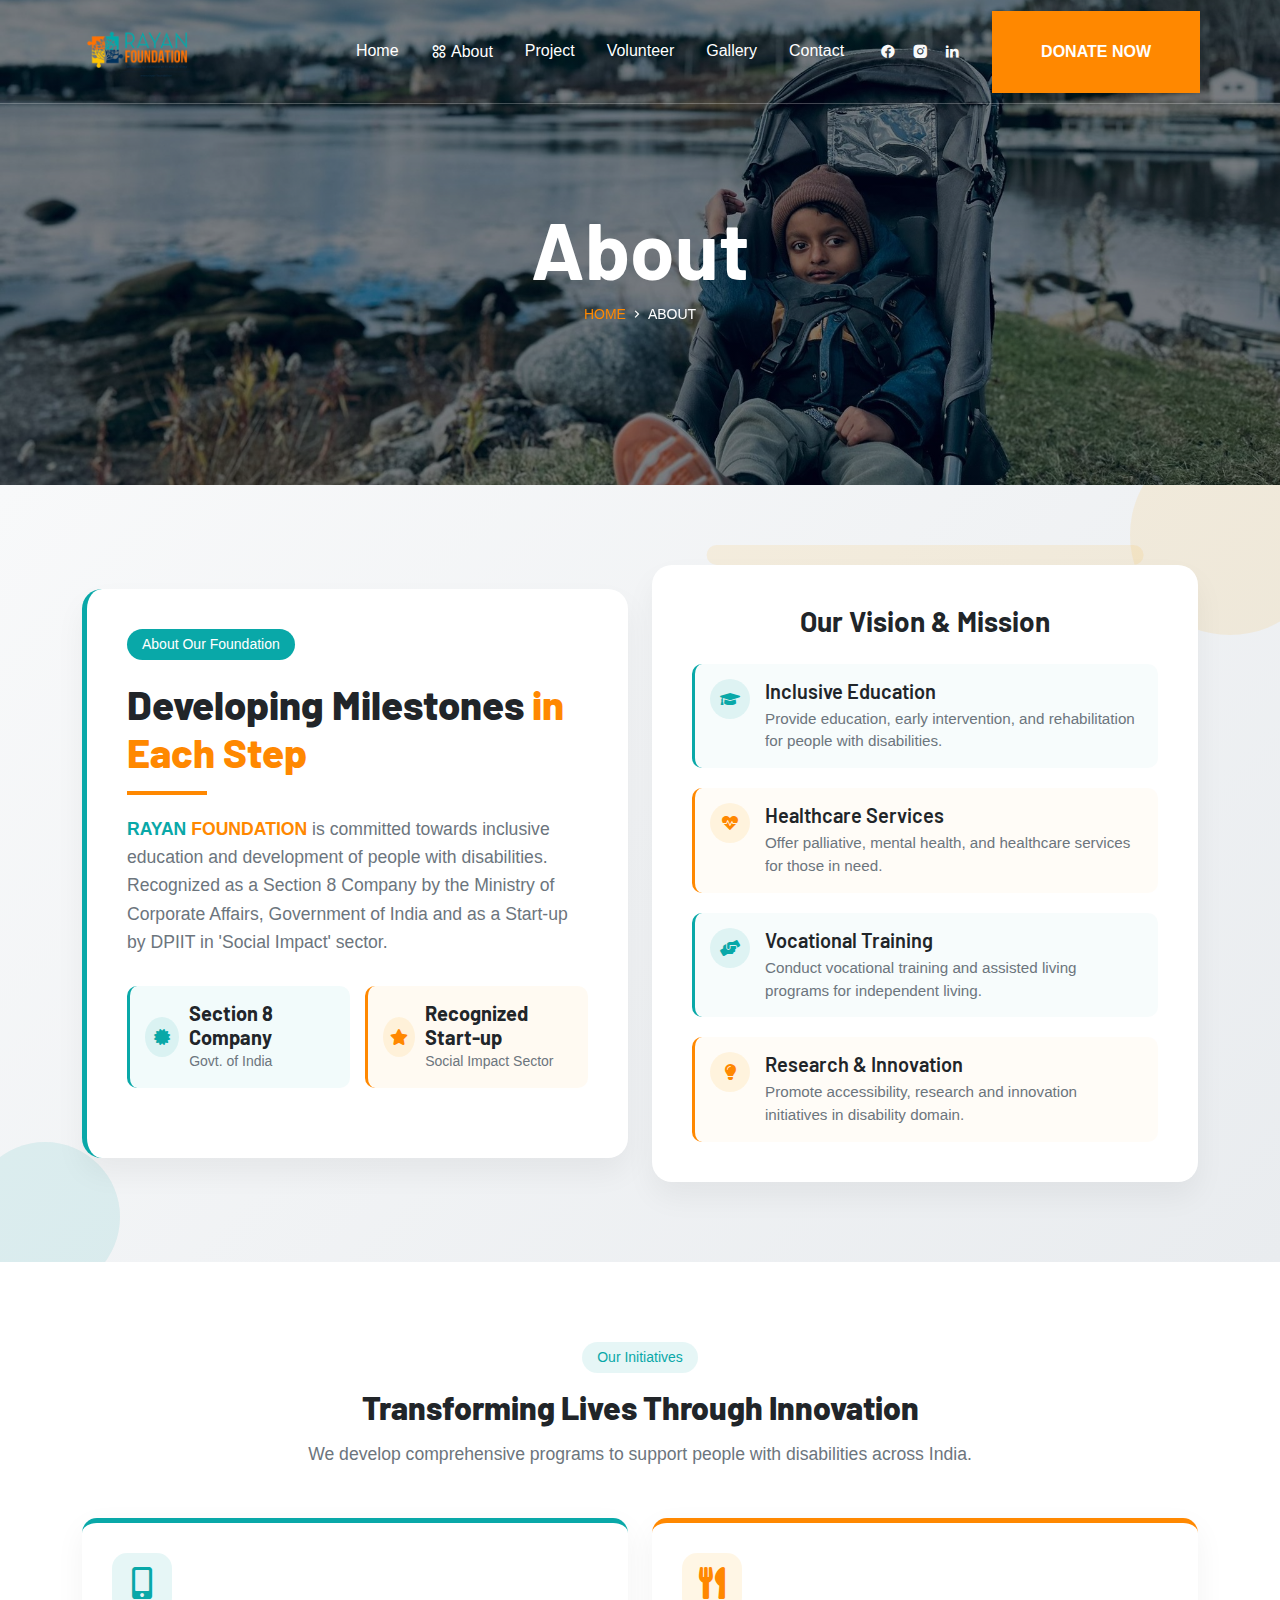
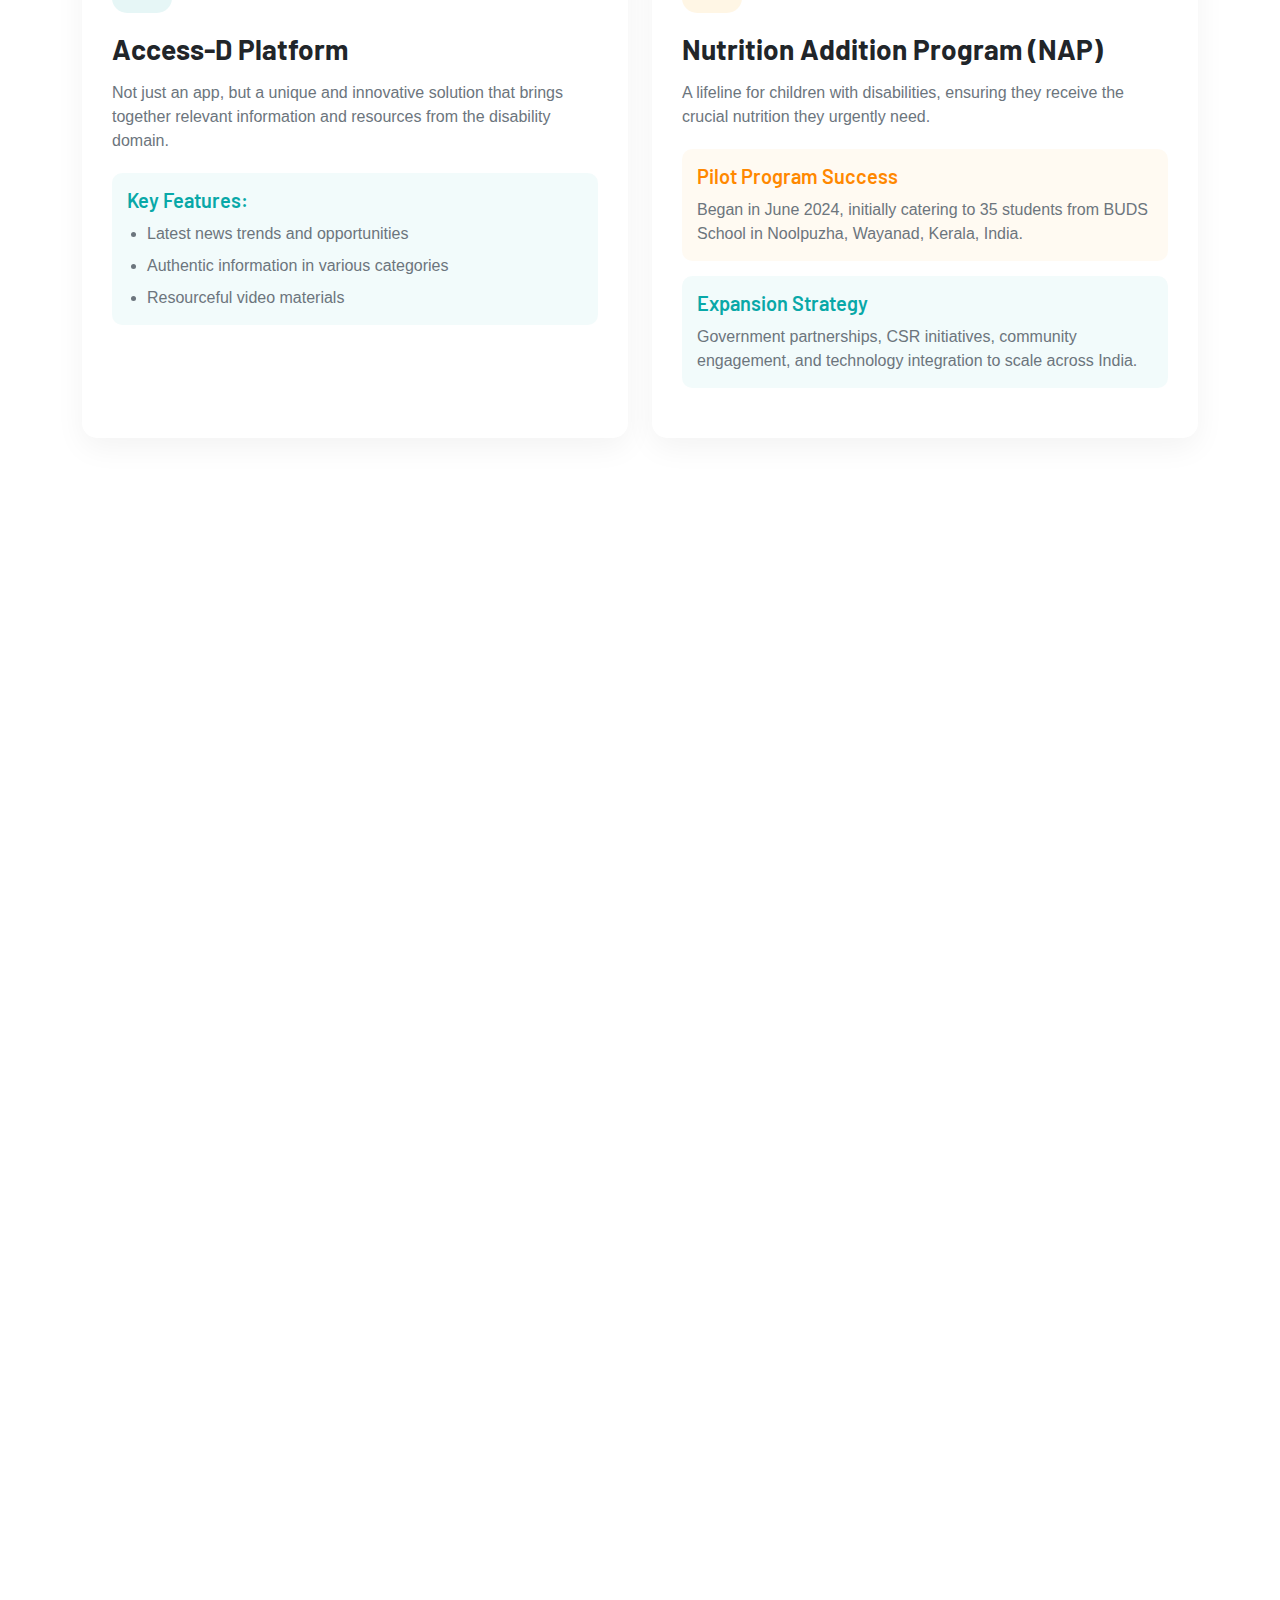
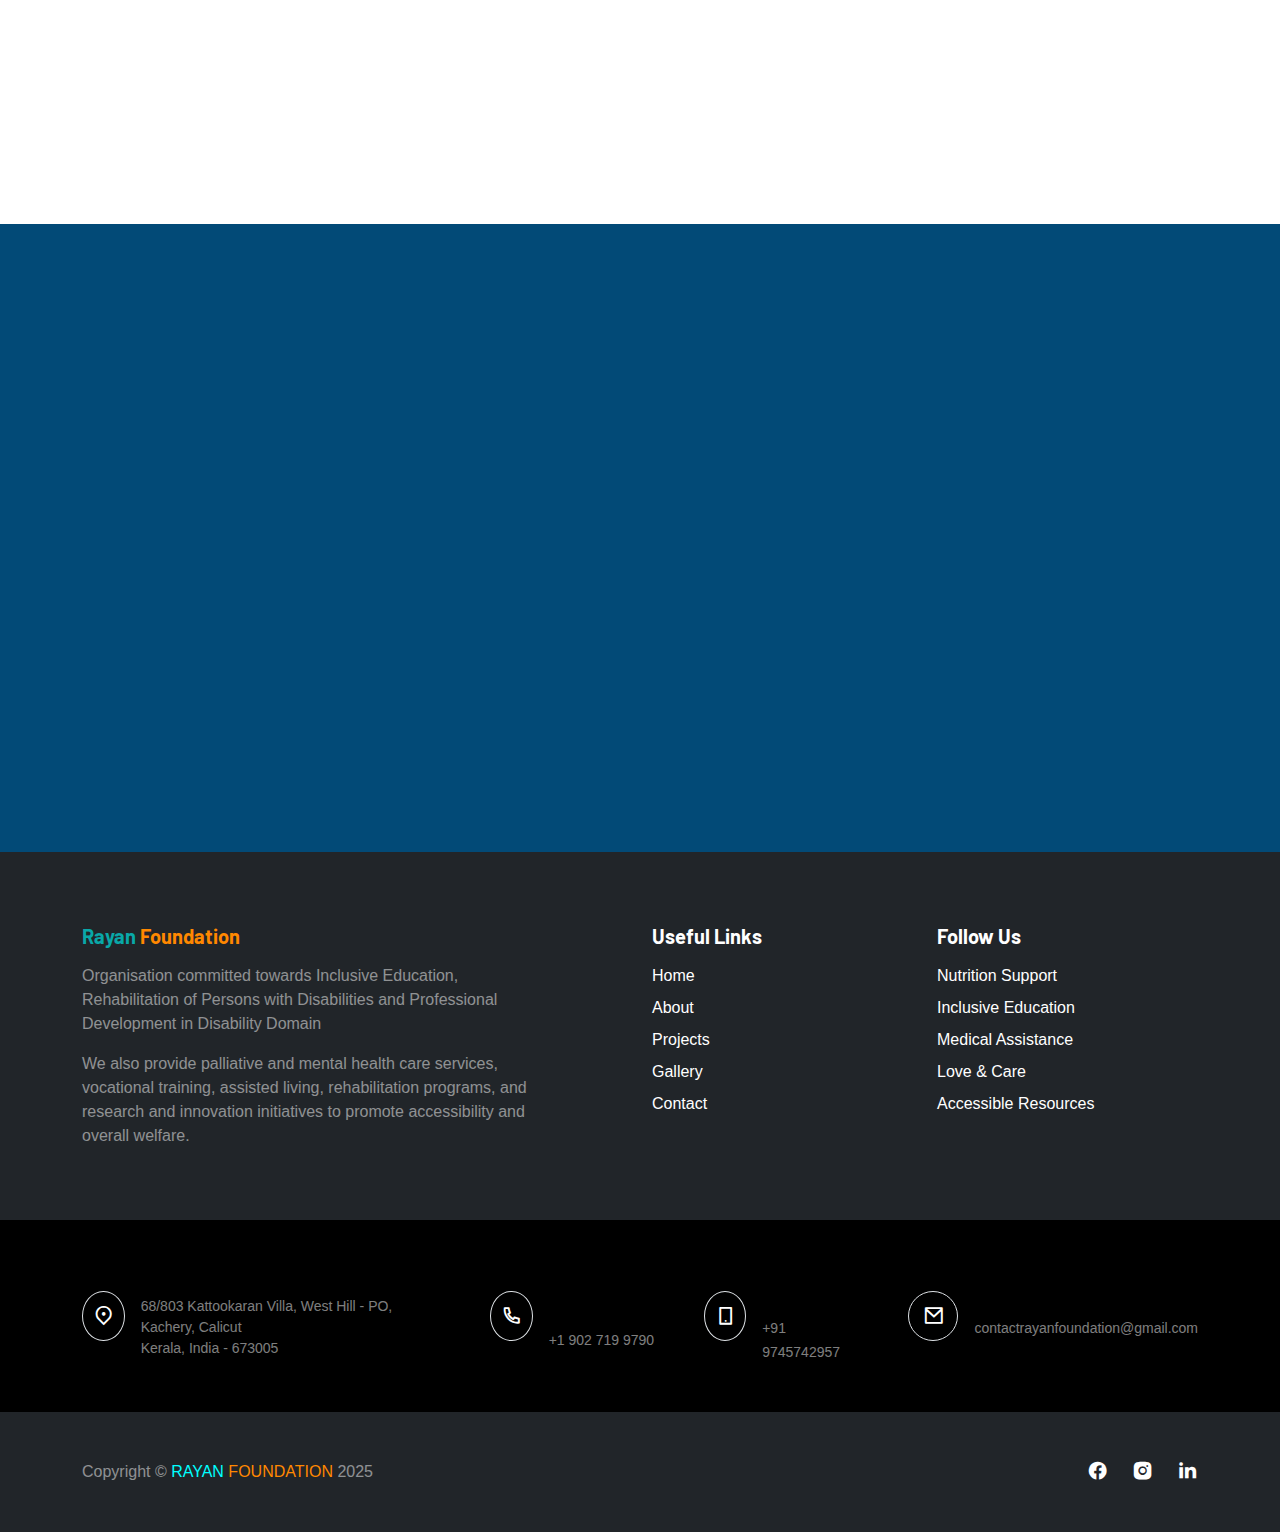
<file: iamosahan.com/wrapbootstrap-pillarix/nonprofitx/about.html>
<!DOCTYPE html>
<html lang="en">

<!-- Mirrored from iamosahan.com/wrapbootstrap-pillarix/nonprofitx/ by HTTrack Website Copier/3.x [XR&CO'2014], Mon, 12 May 2025 09:20:23 GMT -->

<head>
    <meta charset="UTF-8">
    <meta http-equiv="X-UA-Compatible" content="IE=edge">
    <meta name="viewport" content="width=device-width, initial-scale=1.0">
    <link rel="icon" href="img/rayan/bg.png" type="image/png">
    <title>About | Rayan Foundation | Charity & Donation </title>
    <!-- Bootstrap Css -->
    <link rel="stylesheet" href="vender/bootstrap/css/bootstrap.min.css">
    <!-- Icofont Css -->
    <link rel="stylesheet" href="vender/icofont/icofont.min.css">
    <!-- AOS Css -->
    <link rel="stylesheet" href="vender/aos/dist/aos.css">
    <!-- Remix Icons -->
    <link rel="stylesheet" href="vender/remixicon/remixicon.css">
    <!-- Custom Css -->
    <link rel="stylesheet" href="css/style.css">
    <!-- Common Css -->
    <link rel="stylesheet" href="css/common.css">
    <link rel="stylesheet" href="https://cdnjs.cloudflare.com/ajax/libs/font-awesome/5.15.4/css/all.min.css">
</head>

<body>
    <!-- Page loading spinner -->
    <div class="page-loading active">
        <div class="page-loading-inner">
            <div class="page-spinner"></div>
            <span>Loading...</span>
        </div>
    </div>
    <div class="bg-about">
        <nav
            class="navbar osahan-main-nav navbar-expand charity-nav p-4 border-bottom border-white border-opacity-25 py-4 py-lg-0 w-100">
            <div class="container" style="padding: 10px;">
                <div class="position-relative d-flex align-items-center gap-2  site-brand">
                    <a href="index.html"><img src="img/rayan/newLogo.png" alt="" style="height: 65px;"></a>
                </div>
                <div class="collapse navbar-collapse" id="navbarSupportedContent">
                    <div class="d-none d-lg-block ms-auto">
                        <ul class="navbar-nav ms-auto gap-3 me-4">
                            <li class="nav-item">
                                <a href="index.html" class="nav-link py-4"> Home</a>
                            </li>
                            <li class="nav-item"><a class="nav-link active py-4"><i class="ri-apps-2-line"></i>
                                    About</a></li>
                            <li class="nav-item"><a href="projects.html" class="nav-link py-4">Project</a></li>
                            <li class="nav-item"><a href="volunteer.html" class="nav-link py-4">Volunteer</a></li>
                            <li class="nav-item"><a href="gallery.html" class="nav-link py-4">Gallery</a></li>
                            <li class="nav-item"><a href="contact.html" class="nav-link py-4">Contact</a></li>
                        </ul>
                    </div>
                    <div class="d-flex align-items-center gap-3 me-4 ms-1">
                        <a href="https://www.facebook.com/rayanfoundationorg" target="_blank" class="link-light">
                            <i class="ri-facebook-circle-fill"></i>
                        </a>
                        <a href="https://www.instagram.com/rayan.foundation?utm_source=ig_web_button_share_sheet&igsh=ZDNlZDc0MzIxNw=="
                            target="_blank" class="link-light">
                            <i class="ri-instagram-fill"></i>
                        </a>
                        <a href="https://www.linkedin.com/company/rayan-foundation/?viewAsMember=true" target="_blank"
                            class="link-light">
                            <i class="ri-linkedin-fill"></i>
                        </a>
                    </div>
                    <a href="donate.html" class="btn  rounded-0 d-none d-lg-block py-4 px-5 ms-2"
                        style="background-color: rgb(255, 136, 0); color: #fff;"> <span
                            class="py-1 d-inline-block text-uppercase fw-bold">Donate Now</span> </a>
                    <a class="link-light d-lg-none ms-auto" data-bs-toggle="offcanvas" data-bs-target="#sidebar"
                        aria-controls="sidebar"><i class="ri-menu-3-line ri-lg"></i></a>
                </div>
            </div>
        </nav>
        <!-- body -->
        <div class="py-5">
            <div class="container py-5">
                <div class="row justify-content-center pb-5">
                    <div class="col-xl-7 col-lg-8 col-md-9 col-12">
                        <div class="text-center text-white" data-aos="fade-up" data-aos-duration="1500">
                            <h1 class="fw-bold display-1">About</h1>
                            <nav class="d-flex align-items-center justify-content-center small">
                                <ol class="breadcrumb gap-1">
                                    <li class="breadcrumb-item"><a href="index.html"
                                            style="color: rgb(255, 136, 0);">HOME</a>
                                    </li>
                                    <li><i class="ri-arrow-right-s-line"></i></li>
                                    <li class="breadcrumb-item" aria-current="page">ABOUT</li>
                                </ol>
                            </nav>
                        </div>
                    </div>
                </div>
            </div>
        </div>
    </div>
    <div
        style="background: linear-gradient(135deg, #f8f9fa 0%, #e9ecef 100%); padding: 80px 0; position: relative; overflow: hidden;">
        <!-- Decorative elements -->
        <div
            style="position: absolute; top: -50px; right: -50px; width: 200px; height: 200px; background: rgba(255, 165, 0, 0.1); border-radius: 50%;">
        </div>
        <div
            style="position: absolute; bottom: -30px; left: -30px; width: 150px; height: 150px; background: rgba(9, 168, 168, 0.1); border-radius: 50%;">
        </div>

        <div class="container" style="position: relative; z-index: 1;">
            <div class="row align-items-center">
                <div class="col-lg-6 mb-5 mb-lg-0">
                    <div
                        style="background: white; border-radius: 20px; padding: 40px; box-shadow: 0 15px 30px rgba(0,0,0,0.05); border-left: 5px solid rgb(9, 168, 168);">
                        <span
                            style="display: inline-block; background: rgb(9, 168, 168); color: white; padding: 5px 15px; border-radius: 30px; font-size: 14px; margin-bottom: 20px;">About
                            Our Foundation</span>
                        <h2
                            style="font-weight: 800; font-size: 2.5rem; margin-bottom: 20px; color: #212529; position: relative;">
                            Developing Milestones <span style="color: rgb(255, 136, 0);">in Each Step</span>
                            <div style="width: 80px; height: 4px; background: rgb(255, 136, 0); margin-top: 15px;">
                            </div>
                        </h2>
                        <p style="font-size: 1.1rem; color: #6c757d; margin-bottom: 30px; line-height: 1.6;">
                            <b><span style="color: rgb(9, 168, 168)">RAYAN </span> <span
                                    style="color: rgb(255, 136, 0);">FOUNDATION</span></b> is committed towards
                            inclusive education and development of people with disabilities.
                            Recognized as a Section 8 Company by the Ministry of Corporate Affairs, Government of India
                            and
                            as a Start-up by DPIIT in 'Social Impact' sector.
                        </p>

                        <div style="display: flex; flex-wrap: wrap; gap: 15px; margin-bottom: 30px;">
                            <div
                                style="flex: 1; min-width: 200px; background: rgba(9, 168, 168, 0.05); border-radius: 10px; padding: 15px; border-left: 3px solid rgb(9, 168, 168);">
                                <div style="display: flex; align-items: center; gap: 10px;">
                                    <div
                                        style="width: 40px; height: 40px; background: rgba(9, 168, 168, 0.1); border-radius: 50%; display: flex; align-items: center; justify-content: center; color: rgb(9, 168, 168);">
                                        <i class="fas fa-certificate"></i>
                                    </div>
                                    <div>
                                        <h5 style="font-weight: 700; margin-bottom: 0;">Section 8 Company</h5>
                                        <small style="color: #6c757d;">Govt. of India</small>
                                    </div>
                                </div>
                            </div>

                            <div
                                style="flex: 1; min-width: 200px; background: rgba(255, 165, 0, 0.05); border-radius: 10px; padding: 15px; border-left: 3px solid rgb(255, 136, 0);">
                                <div style="display: flex; align-items: center; gap: 10px;">
                                    <div
                                        style="width: 40px; height: 40px; background: rgba(255, 165, 0, 0.1); border-radius: 50%; display: flex; align-items: center; justify-content: center; color: rgb(255, 136, 0);">
                                        <i class="fas fa-star"></i>
                                    </div>
                                    <div>
                                        <h5 style="font-weight: 700; margin-bottom: 0;">Recognized Start-up</h5>
                                        <small style="color: #6c757d;">Social Impact Sector</small>
                                    </div>
                                </div>
                            </div>
                        </div>
                    </div>
                </div>

                <div class="col-lg-6">
                    <div
                        style="background: white; border-radius: 20px; padding: 40px; box-shadow: 0 15px 30px rgba(0,0,0,0.05); position: relative;">
                        <div
                            style="position: absolute; top: -20px; left: 50%; transform: translateX(-50%); width: 80%; height: 20px; background: rgba(255, 165, 0, 0.1); border-radius: 10px;">
                        </div>
                        <h3 style="font-weight: 700; margin-bottom: 25px; color: #212529; text-align: center;">Our
                            Vision & Mission</h3>

                        <div style="display: flex; flex-direction: column; gap: 20px;">
                            <div
                                style="display: flex; gap: 15px; padding: 15px; background: rgba(9, 168, 168, 0.03); border-radius: 10px; border-left: 3px solid rgb(9, 168, 168); transition: all 0.3s ease;">
                                <div
                                    style="min-width: 40px; height: 40px; background: rgba(9, 168, 168, 0.1); border-radius: 50%; display: flex; align-items: center; justify-content: center; color: rgb(9, 168, 168);">
                                    <i class="fas fa-graduation-cap"></i>
                                </div>
                                <div>
                                    <h5 style="font-weight: 600; margin-bottom: 5px;">Inclusive Education</h5>
                                    <p style="margin-bottom: 0; color: #6c757d; font-size: 0.95rem;">
                                        Provide education, early intervention, and rehabilitation for people with
                                        disabilities.
                                    </p>
                                </div>
                            </div>

                            <div
                                style="display: flex; gap: 15px; padding: 15px; background: rgba(255, 165, 0, 0.03); border-radius: 10px; border-left: 3px solid rgb(255, 136, 0); transition: all 0.3s ease;">
                                <div
                                    style="min-width: 40px; height: 40px; background: rgba(255, 165, 0, 0.1); border-radius: 50%; display: flex; align-items: center; justify-content: center; color: rgb(255, 136, 0);">
                                    <i class="fas fa-heartbeat"></i>
                                </div>
                                <div>
                                    <h5 style="font-weight: 600; margin-bottom: 5px;">Healthcare Services</h5>
                                    <p style="margin-bottom: 0; color: #6c757d; font-size: 0.95rem;">
                                        Offer palliative, mental health, and healthcare services for those in need.
                                    </p>
                                </div>
                            </div>

                            <div
                                style="display: flex; gap: 15px; padding: 15px; background: rgba(9, 168, 168, 0.03); border-radius: 10px; border-left: 3px solid rgb(9, 168, 168); transition: all 0.3s ease;">
                                <div
                                    style="min-width: 40px; height: 40px; background: rgba(9, 168, 168, 0.1); border-radius: 50%; display: flex; align-items: center; justify-content: center; color: rgb(9, 168, 168);">
                                    <i class="fas fa-hands-helping"></i>
                                </div>
                                <div>
                                    <h5 style="font-weight: 600; margin-bottom: 5px;">Vocational Training</h5>
                                    <p style="margin-bottom: 0; color: #6c757d; font-size: 0.95rem;">
                                        Conduct vocational training and assisted living programs for independent living.
                                    </p>
                                </div>
                            </div>

                            <div
                                style="display: flex; gap: 15px; padding: 15px; background: rgba(255, 165, 0, 0.03); border-radius: 10px; border-left: 3px solid rgb(255, 136, 0); transition: all 0.3s ease;">
                                <div
                                    style="min-width: 40px; height: 40px; background: rgba(255, 165, 0, 0.1); border-radius: 50%; display: flex; align-items: center; justify-content: center; color: rgb(255, 136, 0);">
                                    <i class="fas fa-lightbulb"></i>
                                </div>
                                <div>
                                    <h5 style="font-weight: 600; margin-bottom: 5px;">Research & Innovation</h5>
                                    <p style="margin-bottom: 0; color: #6c757d; font-size: 0.95rem;">
                                        Promote accessibility, research and innovation initiatives in disability domain.
                                    </p>
                                </div>
                            </div>
                        </div>
                    </div>
                </div>
            </div>
        </div>
    </div>

    <!-- Programs Section -->
    <div style="background: white; padding: 80px 0;">
        <div class="container">
            <div style="text-align: center; max-width: 700px; margin: 0 auto 50px;">
                <span
                    style="display: inline-block; background: rgba(9, 168, 168, 0.1); color: rgb(9, 168, 168); padding: 5px 15px; border-radius: 30px; font-size: 14px; margin-bottom: 15px;">Our
                    Initiatives</span>
                <h2 style="font-weight: 800; margin-bottom: 15px;">Transforming Lives Through Innovation</h2>
                <p style="color: #6c757d; font-size: 1.1rem;">We develop comprehensive programs to support people with
                    disabilities across India.</p>
            </div>

            <div class="row g-4">
                <div class="col-lg-6">
                    <div
                        style="height: 100%; background: white; border-radius: 15px; overflow: hidden; box-shadow: 0 10px 30px rgba(0,0,0,0.05); border-top: 5px solid rgb(9, 168, 168); transition: all 0.3s ease;">
                        <div style="padding: 30px;">
                            <div
                                style="width: 60px; height: 60px; background: rgba(9, 168, 168, 0.1); border-radius: 15px; display: flex; align-items: center; justify-content: center; color: rgb(9, 168, 168); margin-bottom: 20px;">
                                <i class="fas fa-mobile-alt fa-2x"></i>
                            </div>
                            <h3 style="font-weight: 700; margin-bottom: 15px;">Access-D Platform</h3>
                            <p style="color: #6c757d; margin-bottom: 20px;">
                                Not just an app, but a unique and innovative solution that brings together relevant
                                information and resources from the disability domain.
                            </p>
                            <div
                                style="background: rgba(9, 168, 168, 0.05); padding: 15px; border-radius: 10px; margin-bottom: 20px;">
                                <h5 style="font-weight: 600; margin-bottom: 10px; color: rgb(9, 168, 168);">Key
                                    Features:</h5>
                                <ul style="padding-left: 20px; margin-bottom: 0; color: #6c757d;">
                                    <li style="margin-bottom: 8px;">Latest news trends and opportunities</li>
                                    <li style="margin-bottom: 8px;">Authentic information in various categories</li>
                                    <li style="margin-bottom: 0;">Resourceful video materials</li>
                                </ul>
                            </div>
                        </div>
                    </div>
                </div>

                <div class="col-lg-6">
                    <div
                        style="height: 100%; background: white; border-radius: 15px; overflow: hidden; box-shadow: 0 10px 30px rgba(0,0,0,0.05); border-top: 5px solid rgb(255, 136, 0); transition: all 0.3s ease;">
                        <div style="padding: 30px;">
                            <div
                                style="width: 60px; height: 60px; background: rgba(255, 165, 0, 0.1); border-radius: 15px; display: flex; align-items: center; justify-content: center; color: rgb(255, 136, 0); margin-bottom: 20px;">
                                <i class="fas fa-utensils fa-2x"></i>
                            </div>
                            <h3 style="font-weight: 700; margin-bottom: 15px;">Nutrition Addition Program (NAP)</h3>
                            <p style="color: #6c757d; margin-bottom: 20px;">
                                A lifeline for children with disabilities, ensuring they receive the crucial nutrition
                                they urgently need.
                            </p>
                            <div
                                style="background: rgba(255, 165, 0, 0.05); padding: 15px; border-radius: 10px; margin-bottom: 15px;">
                                <h5 style="font-weight: 600; margin-bottom: 10px; color: rgb(255, 136, 0);">Pilot
                                    Program Success</h5>
                                <p style="margin-bottom: 0; color: #6c757d;">
                                    Began in June 2024, initially catering to 35 students from BUDS School in Noolpuzha,
                                    Wayanad, Kerala, India.
                                </p>
                            </div>
                            <div
                                style="background: rgba(9, 168, 168, 0.05); padding: 15px; border-radius: 10px; margin-bottom: 20px;">
                                <h5 style="font-weight: 600; margin-bottom: 10px; color: rgb(9, 168, 168);">Expansion
                                    Strategy</h5>
                                <p style="margin-bottom: 0; color: #6c757d;">
                                    Government partnerships, CSR initiatives, community engagement, and technology
                                    integration to scale across India.
                                </p>
                            </div>
                        </div>
                    </div>
                </div>
            </div>
        </div>
    </div>

    <!-- some points -->
    <div class="py-5">
        <div class="container py-5">
            <div class="row align-items-center g-md-5 g-5 mb-5">
                <div class="col-lg-6 col-12" data-aos="fade-right" data-aos-duration="1000">
                    <h1 class="fw-bold pb-3">
                        We Are Non Profit<br>
                        Organization
                    </h1>
                    <p class="lead">
                        <b><span style="color: rgb(9, 168, 168)">RAYAN </span> <span
                                style="color: rgb(255, 136, 0);">FOUNDATION</span></b> is committed towards inclusive
                        education and development of people with disabilities. Recognized as a Section 8 Company by the
                        Ministry of Corporate Affairs, and as a Start-up by DPIIT under 'Social Impact' and 'NGO'
                        sectors, we aim to create lasting impact.
                    </p>
                    <p class="lead">
                        Our vision includes Inclusive Education, Early Intervention, Livelihood Support, and
                        Rehabilitation for individuals with Autism, Cerebral Palsy, Intellectual Disability, Multiple
                        Disabilities, Hearing/Vision Impairments, and similar conditions. We also focus on mental
                        health, palliative care, vocational training, assisted living, community empowerment, and
                        research and innovation.
                    </p>
                </div>
                <div class="col-lg-6 col-12">
                    <img src="img/non-profit.jpg" alt="non-profit" class="img-fluid rounded-4" data-aos="zoom-in-up"
                        data-aos-duration="1000">
                </div>
            </div>

            <div class="row align-items-center g-md-5 g-5">
                <div class="col-lg-6 col-12">
                    <img src="img/strong-team.jpg" alt="strong-team" class="img-fluid rounded-4" data-aos="zoom-in-up"
                        data-aos-duration="1000">
                </div>
                <div class="col-lg-6 col-12" data-aos="fade-left" data-aos-duration="1000">
                    <h1 class="fw-bold pb-3">We Are A Strong Team</h1>
                    <p class="lead">
                        At <b><span style="color: rgb(9, 168, 168)">RAYAN </span> <span
                                style="color: rgb(255, 136, 0);">FOUNDATION</span></b>, we believe in developing
                        milestones in every step. Our team works passionately to create inclusive and sustainable
                        support systems for persons with disabilities. Through our efforts, we have launched innovative
                        platforms like <strong>Access-D</strong>, developed with support from CRC-K (under NIEPMD, Govt.
                        of India), which aggregates authentic information and resources for the disability sector.
                    </p>
                    <p class="lead">
                        Our <strong>Nutrition Addition Program (NAP)</strong> addresses critical malnutrition in
                        children with disabilities. Starting in June 2024 with 35 students at BUDS School, Wayanad,
                        Kerala, we aim to expand NAP nationwide. Our strategy includes partnerships with government and
                        private sectors, CSR initiatives, and advocacy to make meaningful, scalable impact.
                    </p>
                </div>
            </div>
        </div>
    </div>

    <!-- volunteer -->
    <!-- <div class="bg-volunteer py-5">
        <div class="container ">
            <div class="row">
                <div class="col-lg-6 col-md-8 col-12">
                    <div class="text-white" data-aos="fade-left" data-aos-duration="1000">
                        <p class="fw-bold text-uppercase">Building Hope, One Life at a Time</p>
                        <div class="progress rounded-pill w-15" role="progressbar" aria-label="Example 1px high"
                            aria-valuenow="100" aria-valuemin="0" aria-valuemax="100" style="height: 4px;">
                            <div class="progress-bar bg-warning" style="width: 100%;"></div>
                        </div>
                        <div class="mt-4 mb-5">
                            <h1 class="fw-bold display-4 pb-2">Empowering Every Ability, Shaping Brighter Tomorrows</h1>
                            <p class="lead">
                                Rayan Foundation is a recognized non-profit working to uplift persons with disabilities
                                through inclusive education, health care, rehabilitation, and innovation. We also
                                launched initiatives like Access-D and the Nutrition Addition Program to make real
                                change happen.
                            </p>
                        </div>
                        <a href="#" class="btn btn-warning btn-lg px-4">Learn More</a>
                    </div>
                </div>
            </div>
        </div>
    </div> -->

    <div class="bg-volunteer py-5" style="background-color: rgb(2, 74, 119);">
        <div class="container ">
            <div class="row">
                <div class="col-lg-6 col-md-8 col-12">
                    <div class="text-white" data-aos="fade-left" data-aos-duration="1000">
                        <p class="fw-bold text-uppercase text-white">Building Hope, One Life at a Time</p>
                        <div class="progress rounded-pill w-15" role="progressbar" aria-label="Example 1px high"
                            aria-valuenow="100" aria-valuemin="0" aria-valuemax="100" style="height: 4px;">
                            <div class="progress-bar bg-warning" style="width: 100%;"></div>
                        </div>
                        <div class="mt-4 mb-5">
                            <h1 class="fw-bold display-4 text-white pb-2">Empowering Every Ability, Shaping Brighter Tomorrows</h1>
                            <p class="lead text-light">
                                Rayan Foundation is a recognized non-profit working to uplift persons with disabilities
                                through inclusive education, health care, rehabilitation, and innovation. We also
                                launched initiatives like Access-D and the Nutrition Addition Program to make real
                                change happen.
                            </p>
                        </div>
                        <a href="#" class="btn btn-warning btn-lg px-4">Learn More</a>
                    </div>
                </div>
            </div>
        </div>
    </div>






    <!-- footer -->
    <footer class="footer bg-dark text-white">
        <!-- footer-top -->
        <div class="footer-top py-5">
            <div class="container py-4">
                <div class="row g-4">
                    <div class="col-lg-6">
                        <div class="me-lg-5 pe-lg-5">
                            <h5 class="fw-bold pb-2"> <span style="color: rgb(9, 168, 168);">Rayan</span> <span
                                    style="color: rgb(255, 136, 0);">Foundation</span></h5>
                            <!-- <p class="text-white-50">Rayan Foundation is committed to inclusive education and the
                                development of people with disabilities. Our vision is to offer inclusive education,
                                early intervention, livelihood support, and rehabilitation services for individuals with
                                disabilities such as autism, cerebral palsy, intellectual disability, multiple
                                disabilities, hearing and vision impairment, as well as similar physical and mental
                                conditions.</p> -->
                            <p class="text-white-50">Organisation committed towards Inclusive Education, Rehabilitation
                                of Persons with Disabilities and Professional Development in Disability Domain</p>
                            <p class="text-white-50 m-0">We also provide palliative and mental health care services,
                                vocational training, assisted living, rehabilitation programs, and research and
                                innovation initiatives to promote accessibility and overall welfare.</p>
                        </div>
                    </div>
                    <div class="col-lg-3">
                        <h5 class="fw-bold pb-2">Useful Links</h5>
                        <ul class="list-unstyled d-grid gap-2">
                            <li><a>Home</a></li>
                            <li><a>About</a></li>
                            <li><a>Projects</a></li>
                            <li><a>Gallery</a></li>
                            <li><a>Contact</a></li>
                        </ul>
                    </div>
                    <div class="col-lg-3">
                        <h5 class="fw-bold pb-2">Follow Us</h5>
                        <ul class="list-unstyled d-grid gap-2">
                            <li>Nutrition Support</li>
                            <li>Inclusive Education</li>
                            <li>Medical Assistance</li>
                            <li>Love & Care</li>
                            <li>Accessible Resources</li>
                        </ul>
                    </div>
                </div>
            </div>
        </div>

        <!-- footer-bottom -->
        <div class="footer-bottom bg-black pt-5 pb-5">
            <div class="container">
                <div class="row">
                    <div class="col-12">
                        <div
                            class="d-flex flex-column flex-lg-row align-items-start align-items-lg-center justify-content-lg-between gap-4 gap-lg-5">
                            <!-- Address -->
                            <div class="d-flex align-items-center gap-3">
                                <div class="border rounded-circle footer-icon">
                                    <i class="ri-map-pin-2-line ri-lg"></i>
                                </div>
                                <div>
                                    <p class="fw-bold mb-0">Address:</p>
                                    <p class="small mb-0 text-white-50">68/803 Kattookaran Villa, West Hill - PO,
                                        Kachery, Calicut<br>Kerala, India - 673005</p>
                                </div>
                            </div>
                            <!-- Phone -->
                            <!-- Canada Number -->
                            <div class="d-flex align-items-center gap-3">
                                <div class="border rounded-circle footer-icon">
                                    <i class="ri-phone-line ri-lg"></i>
                                </div>
                                <div>
                                    <p class="fw-bold mb-0">Canada Number:</p>
                                    <a href="tel:+19027199790" class="small text-white-50">+1 902 719 9790</a>
                                </div>
                            </div>

                            <!-- Indian Number -->
                            <div class="d-flex align-items-center gap-3">
                                <div class="border rounded-circle footer-icon">
                                    <i class="ri-smartphone-line ri-lg"></i>
                                </div>
                                <div>
                                    <p class="fw-bold mb-0">Indian Number:</p>
                                    <a href="tel:+919745742957" class="small text-white-50">+91 9745742957</a>
                                </div>
                            </div>

                            <!-- Email -->
                            <div class="d-flex align-items-center gap-3">
                                <div class="border rounded-circle footer-icon">
                                    <i class="ri-mail-line ri-lg"></i>
                                </div>
                                <div>
                                    <p class="fw-bold mb-0">Email:</p>
                                    <a href="mailto:contactrayanfoundation@gmail.com"
                                        class="small text-white-50">contactrayanfoundation@gmail.com</a>
                                </div>
                            </div>
                        </div>
                    </div>
                </div>
            </div>
        </div>



        <!-- footer-end -->
        <div class="footer-end py-5 bg-dark">
            <div class="container">
                <div class="row align-items-center justify-content-between">
                    <div class="col-auto">
                        <p class="text-center m-0 text-white-50">Copyright © <a class="text-white"
                                href="https://rayan.foundation"><span style="color: aqua;">RAYAN</span>
                                <span style="color: rgb(255, 136, 0);">FOUNDATION</span></a> 2025</p>
                    </div>
                    <div class="col-auto">
                        <div class="d-flex align-items-center gap-4">
                            <a href="https://www.facebook.com/rayanfoundationorg" target="_blank" class="text-white">
                                <i class="ri-facebook-circle-fill ri-lg"></i>
                            </a>
                            <!-- Twitter link removed (optional, or replace with a real one) -->
                            <a href="https://www.instagram.com/rayan.foundation?utm_source=ig_web_button_share_sheet&igsh=ZDNlZDc0MzIxNw=="
                                target="_blank" class="text-white">
                                <i class="ri-instagram-fill ri-lg"></i>
                            </a>
                            <a href="https://www.linkedin.com/company/rayan-foundation/?viewAsMember=true"
                                target="_blank" class="text-white">
                                <i class="ri-linkedin-fill ri-lg"></i>
                            </a>
                            <!-- YouTube link removed (optional, or replace with a real one) -->
                        </div>
                    </div>

                </div>
            </div>
        </div>
    </footer>

    <div class="offcanvas offcanvas-start" data-bs-backdrop="static" tabindex="-1" id="sidebar">
        <div class="offcanvas-header d-flex justify-content-between">
            <div class="position-relative d-flex align-items-center gap-2 site-brand">
                <img src="img/rayan/bg.png" alt="" style="height: 85px;">
            </div>
            <a data-bs-dismiss="offcanvas" aria-label="Close"><i class="ri-close-line ri-lg"></i></a>
        </div>
        <div class="offcanvas-body">
            <div class="sidebar-nav">
                <ul class="navbar-nav justify-content-start align-items-start flex-grow-1">
                    <li class="nav-item">
                        <a class="nav-link active py-4"><i class="ri-apps-2-line"></i> Home</a>
                    </li>
                    <li class="nav-item"><a href="about.html" class="nav-link py-4">About</a></li>
                    <li class="nav-item"><a href="projects.html" class="nav-link py-4">Project</a></li>
                    <li class="nav-item"><a href="gallery.html" class="nav-link py-4">Gallery</a></li>
                    <li class="nav-item"><a href="volunteer.html" class="nav-link py-4">Volunteer</a></li>


                    <li class="nav-item"><a class="nav-link py-4">Contact</a></li>

                    <a class="btn btn-warning rounded-0 p-0  d-lg-block py-4 px-5 ms-2"> <span
                            class="py-1 d-inline-block text-uppercase fw-bold">Donate Now</span> </a>
                </ul>
            </div>
        </div>
    </div>

    <!-- Bootsrap Bundle Js -->
    <script data-cfasync="false" src="../../cdn-cgi/scripts/5c5dd728/cloudflare-static/email-decode.min.js"></script>
    <script src="vender/bootstrap/js/bootstrap.bundle.min.js"></script>
    <!-- Jquery Js -->
    <script src="vender/jquery/jquery-3.6.4.min.js"></script>
    <!-- AOS Js -->
    <script src="vender/aos/dist/aos.js"></script>
    <!-- Custom Js -->
    <script src="js/script.js"></script>
</body>

<!-- Mirrored from iamosahan.com/wrapbootstrap-pillarix/nonprofitx/about.html by HTTrack Website Copier/3.x [XR&CO'2014], Mon, 12 May 2025 09:21:05 GMT -->

</html>
</file>
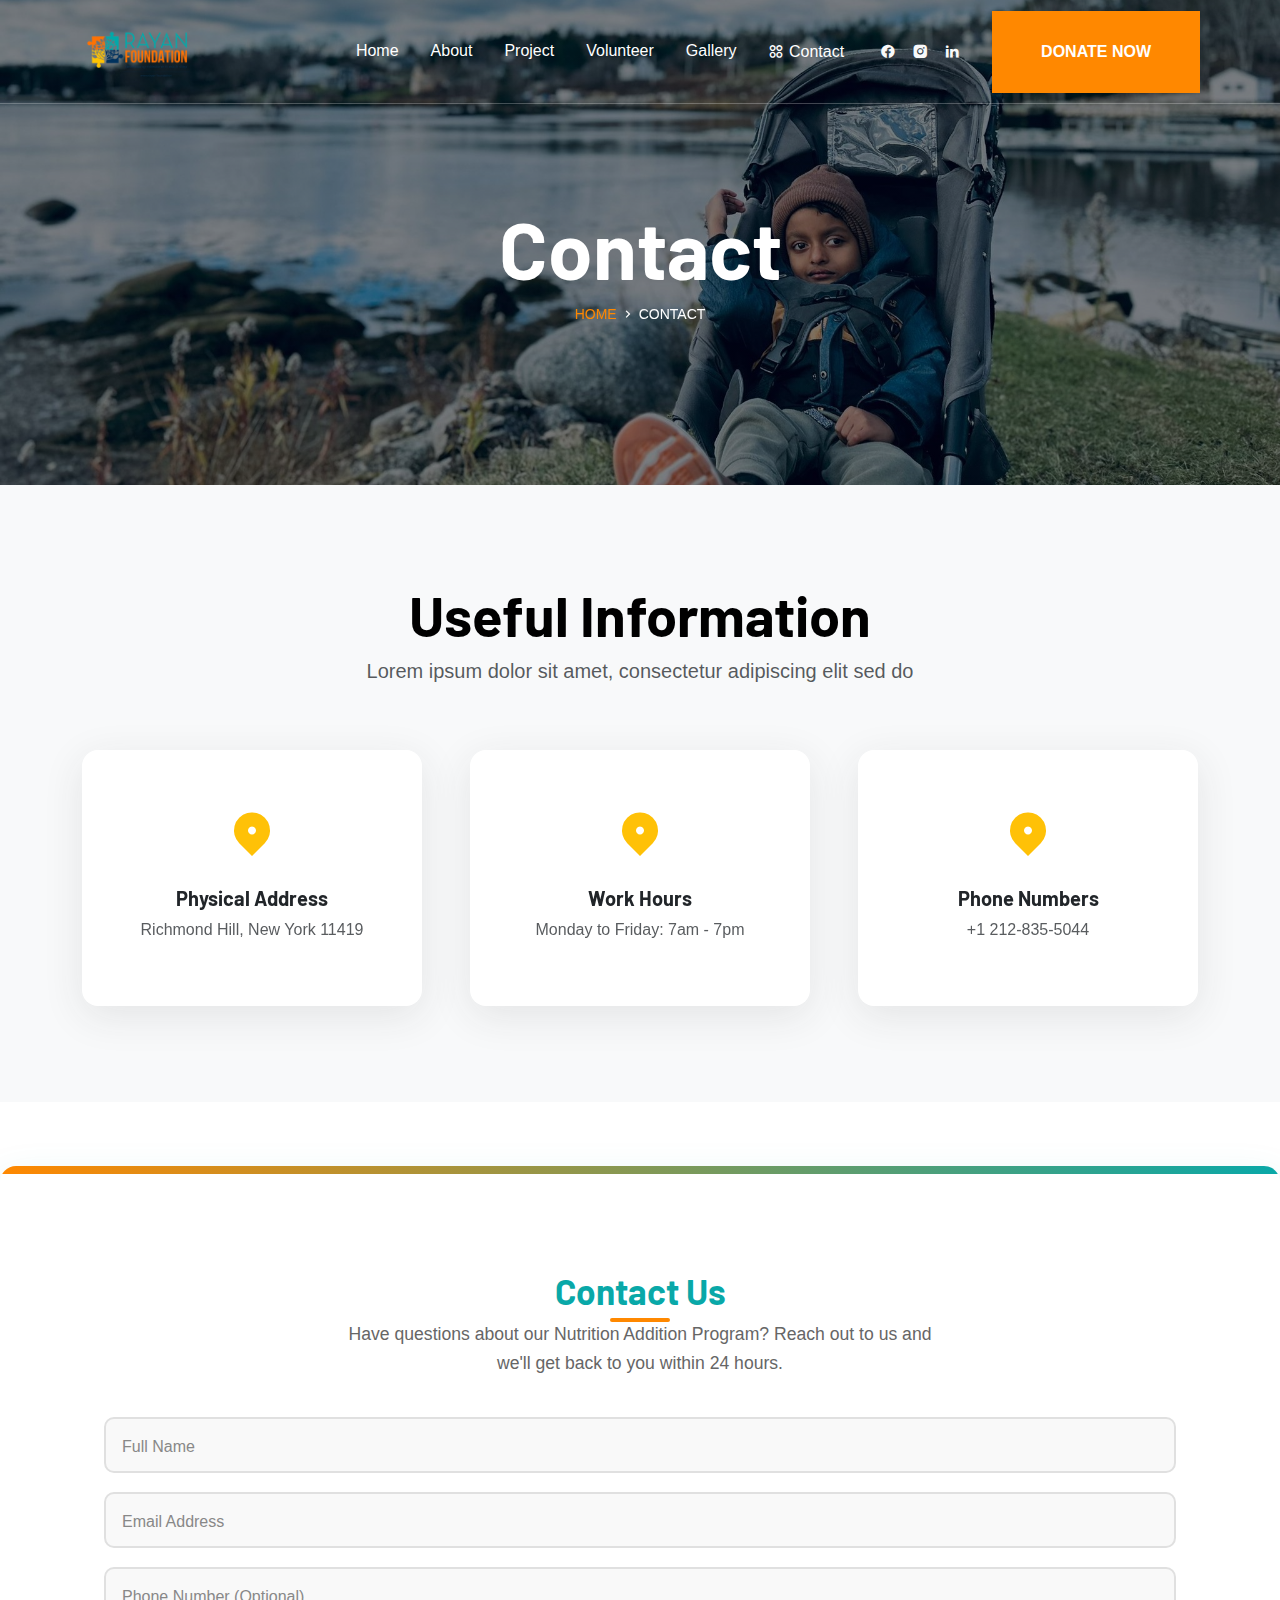
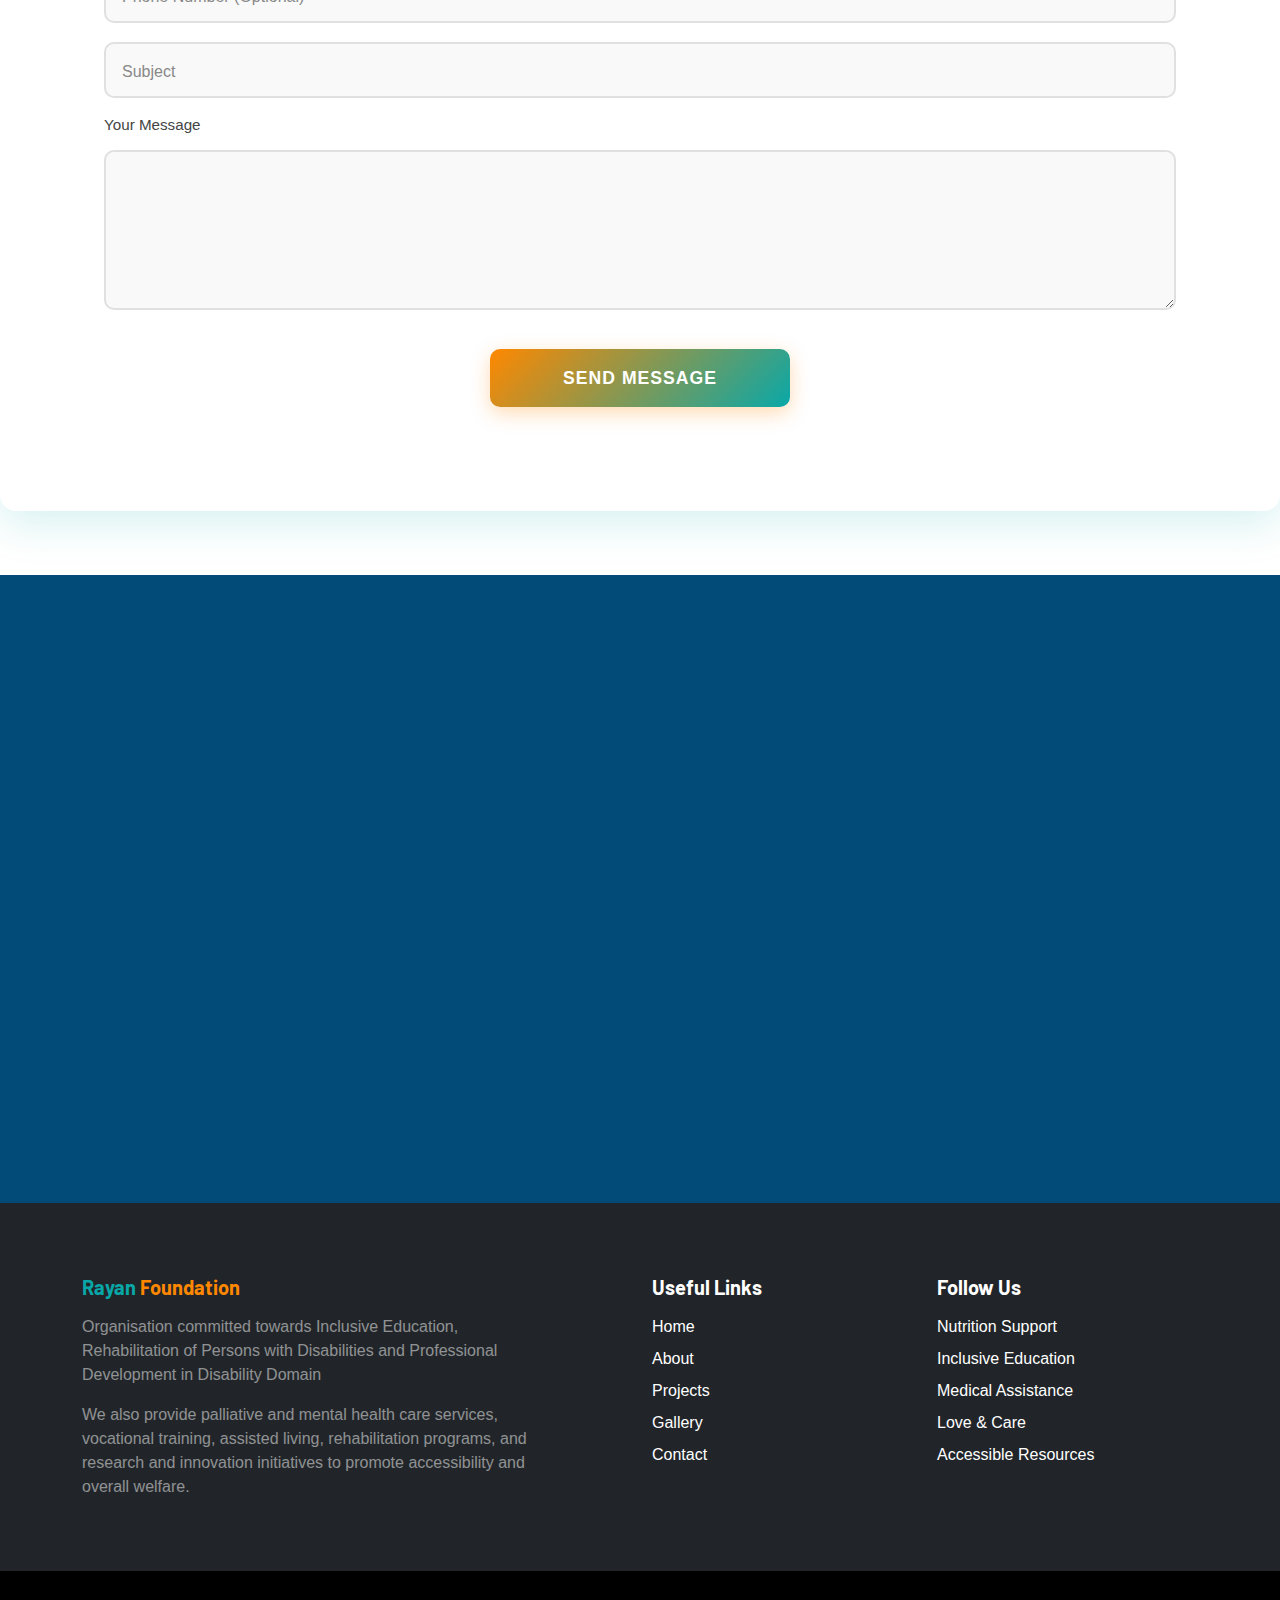
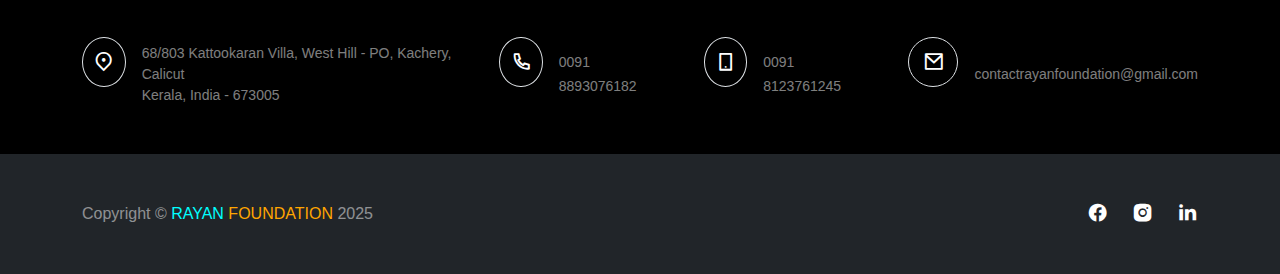
<file: iamosahan.com/wrapbootstrap-pillarix/nonprofitx/contact.html>
<!DOCTYPE html>
<html lang="en">
  <!-- Mirrored from iamosahan.com/wrapbootstrap-pillarix/nonprofitx/ by HTTrack Website Copier/3.x [XR&CO'2014], Mon, 12 May 2025 09:20:23 GMT -->

  <head>
    <meta charset="UTF-8" />
    <meta http-equiv="X-UA-Compatible" content="IE=edge" />
    <meta name="viewport" content="width=device-width, initial-scale=1.0" />
    <link rel="icon" href="img/rayan/bg.png" type="image/png" />
    <title>Gallery | Rayan Foundation | Charity & Donation</title>
    <!-- Bootstrap Css -->
    <link rel="stylesheet" href="vender/bootstrap/css/bootstrap.min.css" />
    <!-- Icofont Css -->
    <link rel="stylesheet" href="vender/icofont/icofont.min.css" />
    <!-- AOS Css -->
    <link rel="stylesheet" href="vender/aos/dist/aos.css" />
    <!-- Remix Icons -->
    <link rel="stylesheet" href="vender/remixicon/remixicon.css" />
    <!-- Custom Css -->
    <link rel="stylesheet" href="css/style.css" />
    <!-- Common Css -->
    <link rel="stylesheet" href="css/common.css" />
    <link
      rel="stylesheet"
      href="https://cdnjs.cloudflare.com/ajax/libs/font-awesome/5.15.4/css/all.min.css"
    />
  </head>

  <body>
    <!-- Page loading spinner -->
    <div class="page-loading active">
      <div class="page-loading-inner">
        <div class="page-spinner"></div>
        <span>Loading...</span>
      </div>
    </div>
    <div class="bg-about">
      <nav
        class="navbar osahan-main-nav navbar-expand charity-nav p-4 border-bottom border-white border-opacity-25 py-4 py-lg-0 w-100"
      >
        <div class="container" style="padding: 10px">
          <div
            class="position-relative d-flex align-items-center gap-2 site-brand"
          >
            <a href="index.html"
              ><img src="img/rayan/newLogo.png" alt="" style="height: 65px"
            /></a>
          </div>
          <div class="collapse navbar-collapse" id="navbarSupportedContent">
            <div class="d-none d-lg-block ms-auto">
              <ul class="navbar-nav ms-auto gap-3 me-4">
                <li class="nav-item">
                  <a href="index.html" class="nav-link py-4"> Home</a>
                </li>
                <li class="nav-item">
                  <a href="about.html" class="nav-link py-4"> About</a>
                </li>
                <li class="nav-item">
                  <a href="projects.html" class="nav-link py-4">Project</a>
                </li>
                <li class="nav-item">
                  <a href="volunteer.html" class="nav-link py-4">Volunteer</a>
                </li>
                <li class="nav-item">
                  <a href="gallery.html" class="nav-link active py-4"
                    >Gallery</a
                  >
                </li>
                <li class="nav-item">
                  <a class="nav-link py-4"
                    ><i class="ri-apps-2-line"></i> Contact
                  </a>
                </li>
              </ul>
            </div>
            <div class="d-flex align-items-center gap-3 me-4 ms-1">
              <a
                href="https://www.facebook.com/rayanfoundationorg"
                target="_blank"
                class="link-light"
              >
                <i class="ri-facebook-circle-fill"></i>
              </a>
              <a
                href="https://www.instagram.com/rayan.foundation?utm_source=ig_web_button_share_sheet&igsh=ZDNlZDc0MzIxNw=="
                target="_blank"
                class="link-light"
              >
                <i class="ri-instagram-fill"></i>
              </a>
              <a
                href="https://www.linkedin.com/company/rayan-foundation/?viewAsMember=true"
                target="_blank"
                class="link-light"
              >
                <i class="ri-linkedin-fill"></i>
              </a>
            </div>
            <a
              href="donate.html"
              class="btn rounded-0 d-none d-lg-block py-4 px-5 ms-2"
              style="background-color: rgb(255, 136, 0); color: #fff"
            >
              <span class="py-1 d-inline-block text-uppercase fw-bold"
                >Donate Now</span
              >
            </a>
            <a
              class="link-light d-lg-none ms-auto"
              data-bs-toggle="offcanvas"
              data-bs-target="#sidebar"
              aria-controls="sidebar"
              ><i class="ri-menu-3-line ri-lg"></i
            ></a>
          </div>
        </div>
      </nav>
      <!-- body -->
      <div class="py-5">
        <div class="container py-5">
          <div class="row justify-content-center pb-5">
            <div class="col-xl-7 col-lg-8 col-md-9 col-12">
              <div
                class="text-center text-white"
                data-aos="fade-up"
                data-aos-duration="1500"
              >
                <h1 class="fw-bold display-1">Contact</h1>
                <nav
                  class="d-flex align-items-center justify-content-center small"
                >
                  <ol class="breadcrumb gap-1">
                    <li class="breadcrumb-item">
                      <a href="index.html" style="color: rgb(255, 136, 0)"
                        >HOME</a
                      >
                    </li>
                    <li><i class="ri-arrow-right-s-line"></i></li>
                    <li class="breadcrumb-item" aria-current="page">CONTACT</li>
                  </ol>
                </nav>
              </div>
            </div>
          </div>
        </div>
      </div>
    </div>
    <!-- information -->
    <div class="py-5 bg-light">
      <div class="container py-5">
        <div class="row mb-5">
          <div class="col-12">
            <div class="text-center">
              <h2 class="fw-bold display-4">Useful Information</h2>
              <p class="lead text-muted">
                Lorem ipsum dolor sit amet, consectetur adipiscing elit sed do
              </p>
            </div>
          </div>
        </div>
        <div class="row g-5">
          <div class="col-lg-4 col-md-6 col-12">
            <div
              class="bg-white rounded-4 shadow text-center p-5"
              data-aos="zoom-in-down"
              data-aos-duration="1000"
            >
              <i class="ri-map-pin-2-fill ri-3x text-warning"></i>
              <div class="pt-3">
                <h5 class="fw-bold">Physical Address</h5>
                <p class="text-muted">Richmond Hill, New York 11419</p>
              </div>
            </div>
          </div>
          <div class="col-lg-4 col-md-6 col-12">
            <div
              class="bg-white rounded-4 shadow text-center p-5"
              data-aos="zoom-in-down"
              data-aos-duration="1000"
            >
              <i class="ri-map-pin-2-fill ri-3x text-warning"></i>
              <div class="pt-3">
                <h5 class="fw-bold">Work Hours</h5>
                <p class="text-muted">Monday to Friday: 7am - 7pm</p>
              </div>
            </div>
          </div>
          <div class="col-lg-4 col-md-6 col-12">
            <div
              class="bg-white rounded-4 shadow text-center p-5"
              data-aos="zoom-in-down"
              data-aos-duration="1000"
            >
              <i class="ri-map-pin-2-fill ri-3x text-warning"></i>
              <div class="pt-3">
                <h5 class="fw-bold">Phone Numbers</h5>
                <p class="text-muted">+1 212-835-5044</p>
              </div>
            </div>
          </div>
        </div>
      </div>
    </div>
    <!-- contact us -->
    <section class="cntct-form">
      <div class="cntct-form__header">
        <h2 class="cntct-form__title">Contact Us</h2>
        <p class="cntct-form__subtitle">
          Have questions about our Nutrition Addition Program? Reach out to us
          and we'll get back to you within 24 hours.
        </p>
      </div>

      <form id="contactForm" class="cntct-form__grid">
        <div class="cntct-form__group cntct-form__group--floating">
          <input
            type="text"
            id="name"
            name="name"
            class="cntct-form__input"
            placeholder=" "
            required
          />
          <label for="name" class="cntct-form__label">Full Name</label>
          <div class="cntct-form__error" id="name-error">
            Please enter your name
          </div>
        </div>

        <div class="cntct-form__group cntct-form__group--floating">
          <input
            type="email"
            id="email"
            name="email"
            class="cntct-form__input"
            placeholder=" "
            required
          />
          <label for="email" class="cntct-form__label">Email Address</label>
          <div class="cntct-form__error" id="email-error">
            Please enter a valid email
          </div>
        </div>

        <div class="cntct-form__group cntct-form__group--floating">
          <input
            type="tel"
            id="phone"
            name="phone"
            class="cntct-form__input"
            placeholder=" "
          />
          <label for="phone" class="cntct-form__label"
            >Phone Number (Optional)</label
          >
          <div class="cntct-form__error" id="phone-error">
            Please enter valid phone number
          </div>
        </div>

        <div class="cntct-form__group cntct-form__group--floating">
          <input
            type="text"
            id="subject"
            name="subject"
            class="cntct-form__input"
            placeholder=" "
            required
          />
          <label for="subject" class="cntct-form__label">Subject</label>
          <div class="cntct-form__error" id="subject-error">
            Please enter a subject
          </div>
        </div>

        <div class="cntct-form__group" style="grid-column: 1 / -1">
          <label for="message" class="cntct-form__label">Your Message</label>
          <textarea
            id="message"
            name="message"
            class="cntct-form__textarea"
            required
          ></textarea>
          <div class="cntct-form__error" id="message-error">
            Please enter your message
          </div>
        </div>

        <button type="submit" class="cntct-form__submit">
          <span>Send Message</span>
        </button>

        <div class="cntct-form__success" id="success-message">
          <svg
            xmlns="http://www.w3.org/2000/svg"
            width="24"
            height="24"
            viewBox="0 0 24 24"
            fill="none"
            stroke="currentColor"
            stroke-width="2"
            stroke-linecap="round"
            stroke-linejoin="round"
            style="margin-right: 8px"
          >
            <path d="M22 11.08V12a10 10 0 1 1-5.93-9.14"></path>
            <polyline points="22 4 12 14.01 9 11.01"></polyline>
          </svg>
          Your message has been sent successfully! We'll contact you soon.
        </div>
      </form>
    </section>
    <!-- volunteer -->
    <div class="bg-volunteer py-5" style="background-color: rgb(2, 74, 119);">
        <div class="container ">
            <div class="row">
                <div class="col-lg-6 col-md-8 col-12">
                    <div class="text-white" data-aos="fade-left" data-aos-duration="1000">
                        <p class="fw-bold text-uppercase text-white">Building Hope, One Life at a Time</p>
                        <div class="progress rounded-pill w-15" role="progressbar" aria-label="Example 1px high"
                            aria-valuenow="100" aria-valuemin="0" aria-valuemax="100" style="height: 4px;">
                            <div class="progress-bar bg-warning" style="width: 100%;"></div>
                        </div>
                        <div class="mt-4 mb-5">
                            <h1 class="fw-bold display-4 text-white pb-2">Empowering Every Ability, Shaping Brighter Tomorrows</h1>
                            <p class="lead text-light">
                                Rayan Foundation is a recognized non-profit working to uplift persons with disabilities
                                through inclusive education, health care, rehabilitation, and innovation. We also
                                launched initiatives like Access-D and the Nutrition Addition Program to make real
                                change happen.
                            </p>
                        </div>
                        <a href="#" class="btn btn-warning btn-lg px-4">Learn More</a>
                    </div>
                </div>
            </div>
        </div>
    </div>



    <!-- footer -->
    <footer class="footer bg-dark text-white">
      <!-- footer-top -->
      <div class="footer-top py-5">
        <div class="container py-4">
          <div class="row g-4">
            <div class="col-lg-6">
              <div class="me-lg-5 pe-lg-5">
                <h5 class="fw-bold pb-2">
                  <span style="color: rgb(9, 168, 168)">Rayan</span>
                  <span style="color: rgb(255, 136, 0)">Foundation</span>
                </h5>
                <!-- <p class="text-white-50">Rayan Foundation is committed to inclusive education and the
                                development of people with disabilities. Our vision is to offer inclusive education,
                                early intervention, livelihood support, and rehabilitation services for individuals with
                                disabilities such as autism, cerebral palsy, intellectual disability, multiple
                                disabilities, hearing and vision impairment, as well as similar physical and mental
                                conditions.</p> -->
                <p class="text-white-50">
                  Organisation committed towards Inclusive Education,
                  Rehabilitation of Persons with Disabilities and Professional
                  Development in Disability Domain
                </p>
                <p class="text-white-50 m-0">
                  We also provide palliative and mental health care services,
                  vocational training, assisted living, rehabilitation programs,
                  and research and innovation initiatives to promote
                  accessibility and overall welfare.
                </p>
              </div>
            </div>
            <div class="col-lg-3">
              <h5 class="fw-bold pb-2">Useful Links</h5>
              <ul class="list-unstyled d-grid gap-2">
                <li><a>Home</a></li>
                <li><a>About</a></li>
                <li><a>Projects</a></li>
                <li><a>Gallery</a></li>
                <li><a>Contact</a></li>
              </ul>
            </div>
            <div class="col-lg-3">
              <h5 class="fw-bold pb-2">Follow Us</h5>
              <ul class="list-unstyled d-grid gap-2">
                <li>Nutrition Support</li>
                <li>Inclusive Education</li>
                <li>Medical Assistance</li>
                <li>Love & Care</li>
                <li>Accessible Resources</li>
              </ul>
            </div>
          </div>
        </div>
      </div>

      <!-- footer-bottom -->
      <div class="footer-bottom bg-black pt-5 pb-5">
        <div class="container">
          <div class="row">
            <div class="col-12">
              <div
                class="d-flex flex-column flex-lg-row align-items-start align-items-lg-center justify-content-lg-between gap-4 gap-lg-5"
              >
                <!-- Address -->
                <div class="d-flex align-items-center gap-3">
                  <div class="border rounded-circle footer-icon">
                    <i class="ri-map-pin-2-line ri-lg"></i>
                  </div>
                  <div>
                    <p class="fw-bold mb-0">Address:</p>
                    <p class="small mb-0 text-white-50">
                      68/803 Kattookaran Villa, West Hill - PO, Kachery,
                      Calicut<br />Kerala, India - 673005
                    </p>
                  </div>
                </div>
                <!-- Phone -->
                <div class="d-flex align-items-center gap-3">
                  <div class="border rounded-circle footer-icon">
                    <i class="ri-phone-line ri-lg"></i>
                  </div>
                  <div>
                    <p class="fw-bold mb-0">Phone:</p>
                    <a href="tel:+918893076182" class="small text-white-50"
                      >0091 8893076182</a
                    >
                  </div>
                </div>
                <!-- Mobile -->
                <div class="d-flex align-items-center gap-3">
                  <div class="border rounded-circle footer-icon">
                    <i class="ri-smartphone-line ri-lg"></i>
                  </div>
                  <div>
                    <p class="fw-bold mb-0">Mobile:</p>
                    <a href="tel:+918123761245" class="small text-white-50"
                      >0091 8123761245</a
                    >
                  </div>
                </div>
                <!-- Email -->
                <div class="d-flex align-items-center gap-3">
                  <div class="border rounded-circle footer-icon">
                    <i class="ri-mail-line ri-lg"></i>
                  </div>
                  <div>
                    <p class="fw-bold mb-0">Email:</p>
                    <a
                      href="mailto:contactrayanfoundation@gmail.com"
                      class="small text-white-50"
                      >contactrayanfoundation@gmail.com</a
                    >
                  </div>
                </div>
              </div>
            </div>
          </div>
        </div>
      </div>

      <!-- footer-end -->
      <div class="footer-end py-5 bg-dark">
        <div class="container">
          <div class="row align-items-center justify-content-between">
            <div class="col-auto">
              <p class="text-center m-0 text-white-50">
                Copyright ©
                <a class="text-white" href="https://rayan.foundation"
                  ><span style="color: aqua">RAYAN</span>
                  <span style="color: orange">FOUNDATION</span></a
                >
                2025
              </p>
            </div>
            <div class="col-auto">
              <div class="d-flex align-items-center gap-4">
                <a
                  href="https://www.facebook.com/rayanfoundationorg"
                  target="_blank"
                  class="text-white"
                >
                  <i class="ri-facebook-circle-fill ri-lg"></i>
                </a>
                <!-- Twitter link removed (optional, or replace with a real one) -->
                <a
                  href="https://www.instagram.com/rayan.foundation?utm_source=ig_web_button_share_sheet&igsh=ZDNlZDc0MzIxNw=="
                  target="_blank"
                  class="text-white"
                >
                  <i class="ri-instagram-fill ri-lg"></i>
                </a>
                <a
                  href="https://www.linkedin.com/company/rayan-foundation/?viewAsMember=true"
                  target="_blank"
                  class="text-white"
                >
                  <i class="ri-linkedin-fill ri-lg"></i>
                </a>
                <!-- YouTube link removed (optional, or replace with a real one) -->
              </div>
            </div>
          </div>
        </div>
      </div>
    </footer>

    <!-- Sidebar Offcanvas -->
    <div
      class="offcanvas offcanvas-start"
      data-bs-backdrop="static"
      tabindex="-1"
      id="sidebar"
    >
      <div class="offcanvas-header d-flex justify-content-between">
        <div
          class="position-relative d-flex align-items-center gap-2 site-brand"
        >
          <img src="img/rayan/bg.png" alt="" style="height: 85px" />
        </div>
        <a data-bs-dismiss="offcanvas" aria-label="Close"
          ><i class="ri-close-line ri-lg"></i
        ></a>
      </div>
      <div class="offcanvas-body">
        <div class="sidebar-nav">
          <ul
            class="navbar-nav justify-content-start align-items-start flex-grow-1"
          >
            <li class="nav-item">
              <a class="nav-link active py-4"
                ><i class="ri-apps-2-line"></i> Home</a
              >
            </li>
            <li class="nav-item">
              <a href="about.html" class="nav-link py-4">About</a>
            </li>
            <li class="nav-item">
              <a href="projects.html" class="nav-link py-4">Project</a>
            </li>
            <li class="nav-item">
              <a href="gallery.html" class="nav-link py-4">Gallery</a>
            </li>
            <li class="nav-item">
              <a href="volunteer.html" class="nav-link py-4">Volunteer</a>
            </li>

            <li class="nav-item"><a class="nav-link py-4">Contact</a></li>

            <a class="btn btn-warning rounded-0 p-0 d-lg-block py-4 px-5 ms-2">
              <span class="py-1 d-inline-block text-uppercase fw-bold"
                >Donate Now</span
              >
            </a>
          </ul>
        </div>
      </div>
    </div>
    <!-- Video Modal -->
    <div
      class="modal fade"
      id="videoModal"
      tabindex="-1"
      aria-labelledby="videoModalLabel"
      aria-hidden="true"
    >
      <div class="modal-dialog modal-dialog-centered modal-xl">
        <div class="modal-content bg-transparent border-0 rounded-0">
          <div class="modal-header d-flex justify-content-end border-0 py-0">
            <a class="link-light" data-bs-dismiss="modal" aria-label="Close"
              ><i class="ri-close-fill ri-2x"></i
            ></a>
          </div>
          <div class="modal-body px-5">
            <div class="ratio ratio-16x9">
              <iframe
                src="https://www.youtube.com/embed/gu-HhgJ7vfM?si=egwKhEDMVeXg3IuJ"
                title="YouTube video player"
                frameborder="0"
                allow="accelerometer; autoplay; clipboard-write; encrypted-media; gyroscope; picture-in-picture; web-share"
                allowfullscreen
              ></iframe>
            </div>
          </div>
        </div>
      </div>
    </div>

    <script>
      document.addEventListener("DOMContentLoaded", function () {
        const contactForm = document.getElementById("contactForm");
        const submitBtn = contactForm.querySelector(".cntct-form__submit");
        const successMessage = document.getElementById("success-message");

        // Email validation
        function isValidEmail(email) {
          return /^[^\s@]+@[^\s@]+\.[^\s@]+$/.test(email);
        }

        // Phone validation (optional)
        function isValidPhone(phone) {
          return !phone || /^[0-9]{10,15}$/.test(phone);
        }

        // Validate field
        function validateField(field) {
          const value = field.value.trim();
          const errorElement = document.getElementById(`${field.id}-error`);
          const formGroup = field.closest(".cntct-form__group");

          if (field.required && !value) {
            formGroup.classList.add("has-error");
            return false;
          }

          if (field.type === "email" && !isValidEmail(value)) {
            formGroup.classList.add("has-error");
            errorElement.textContent = "Please enter a valid email address";
            return false;
          }

          if (field.type === "tel" && !isValidPhone(value)) {
            formGroup.classList.add("has-error");
            errorElement.textContent = "Please enter 10-15 digit phone number";
            return false;
          }

          formGroup.classList.remove("has-error");
          return true;
        }

        // Validate entire form
        function validateForm() {
          let isValid = true;
          const fields = contactForm.querySelectorAll("input, textarea");

          fields.forEach((field) => {
            if (!validateField(field)) {
              isValid = false;
            }
          });

          return isValid;
        }

        // Form submission
        contactForm.addEventListener("submit", function (e) {
          e.preventDefault();

          if (validateForm()) {
            // Show loading state
            submitBtn.classList.add("loading");

            // Prepare form data
            const formData = new FormData(contactForm);
            const formObject = {};
            formData.forEach((value, key) => (formObject[key] = value));

            // In production, replace this with actual email sending code
            setTimeout(() => {
              console.log(
                "Form would send to contactrayanfoundation@gmail.com:",
                formObject
              );

              // Show success
              successMessage.style.display = "block";
              contactForm.reset();

              // Reset floating labels
              document
                .querySelectorAll(
                  ".cntct-form__group--floating .cntct-form__label"
                )
                .forEach((label) => {
                  label.style.top = "18px";
                  label.style.fontSize = "1rem";
                });

              // Hide after 5 seconds
              setTimeout(() => {
                successMessage.style.display = "none";
              }, 5000);

              // Reset button
              submitBtn.classList.remove("loading");
            }, 1500);
          }
        });

        // Real-time validation
        contactForm.querySelectorAll("input, textarea").forEach((field) => {
          field.addEventListener("input", () => validateField(field));
          field.addEventListener("blur", () => validateField(field));
        });
      });
    </script>

    <!-- Bootsrap Bundle Js -->
    <script
      data-cfasync="false"
      src="../../cdn-cgi/scripts/5c5dd728/cloudflare-static/email-decode.min.js"
    ></script>
    <script src="vender/bootstrap/js/bootstrap.bundle.min.js"></script>
    <!-- Jquery Js -->
    <script src="vender/jquery/jquery-3.6.4.min.js"></script>
    <!-- AOS Js -->
    <script src="vender/aos/dist/aos.js"></script>
    <!-- Custom Js -->
    <script src="js/script.js"></script>
  </body>
</html>
</file>
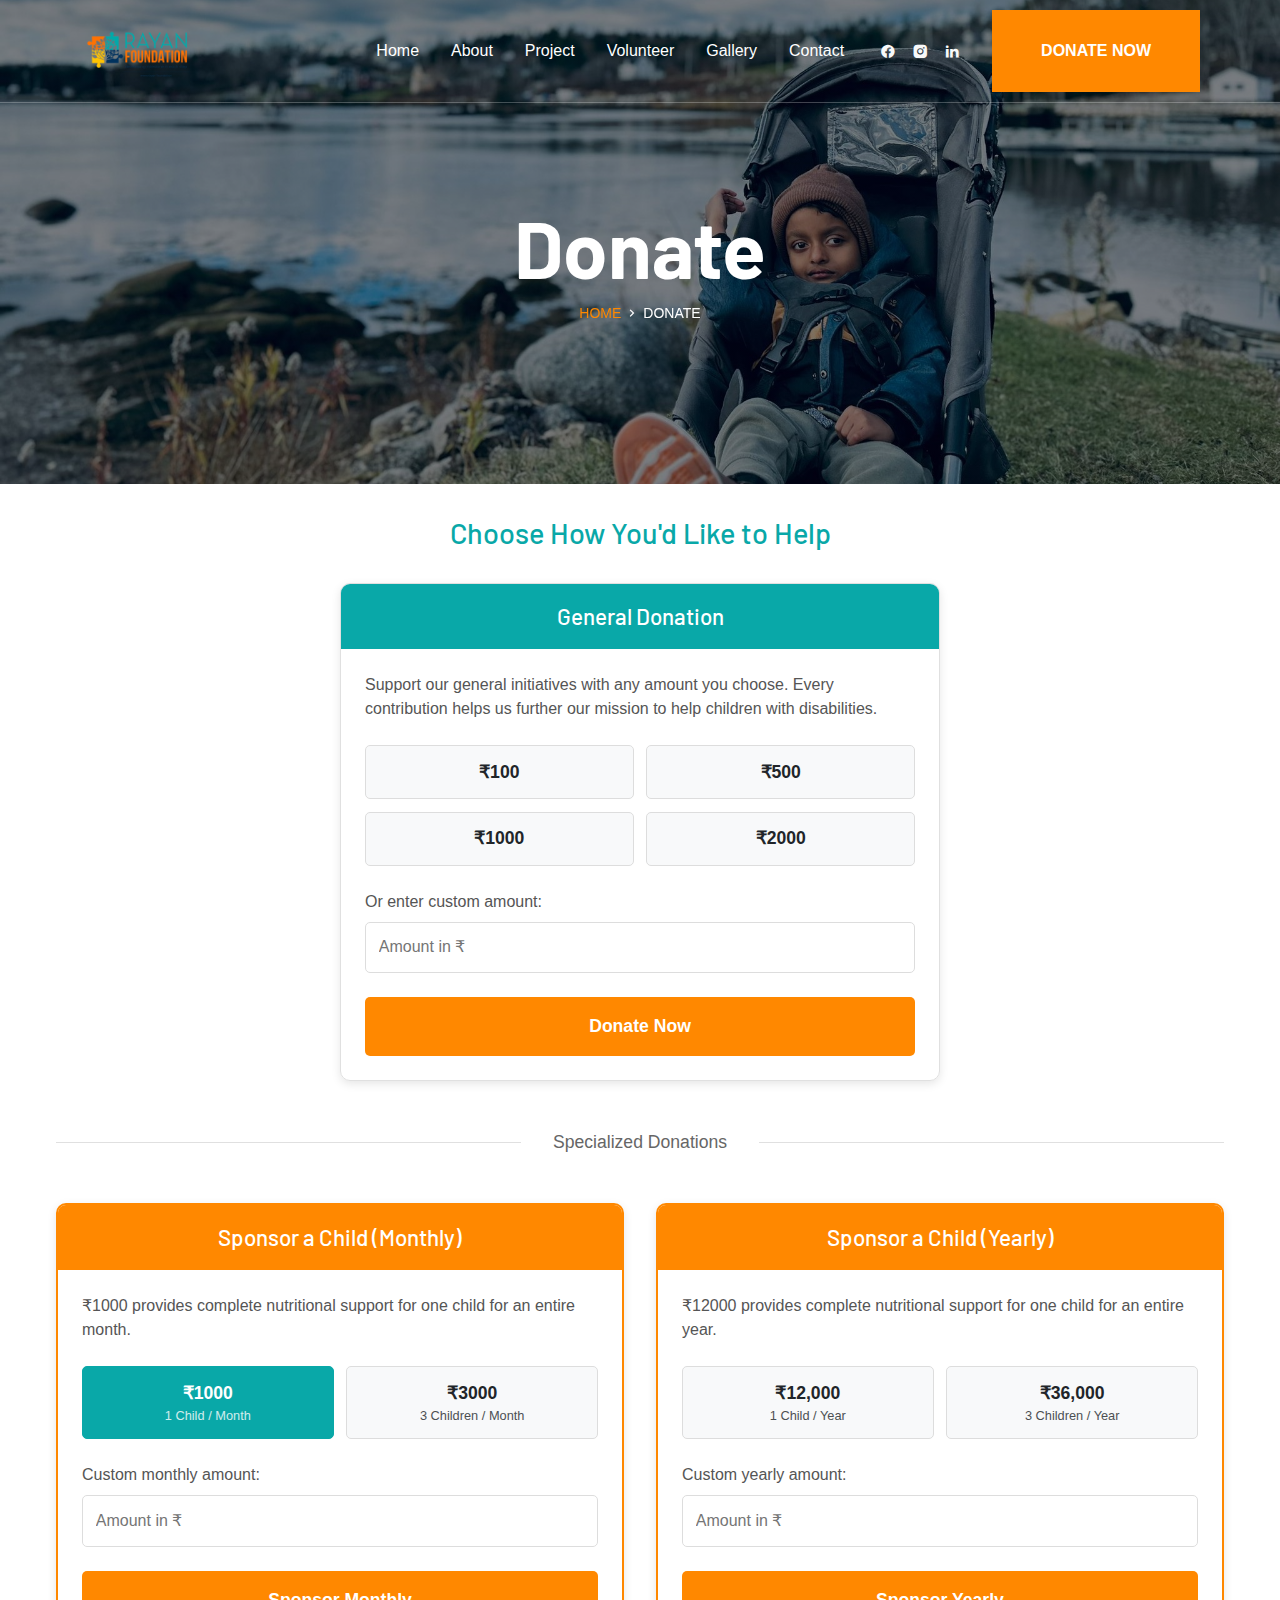
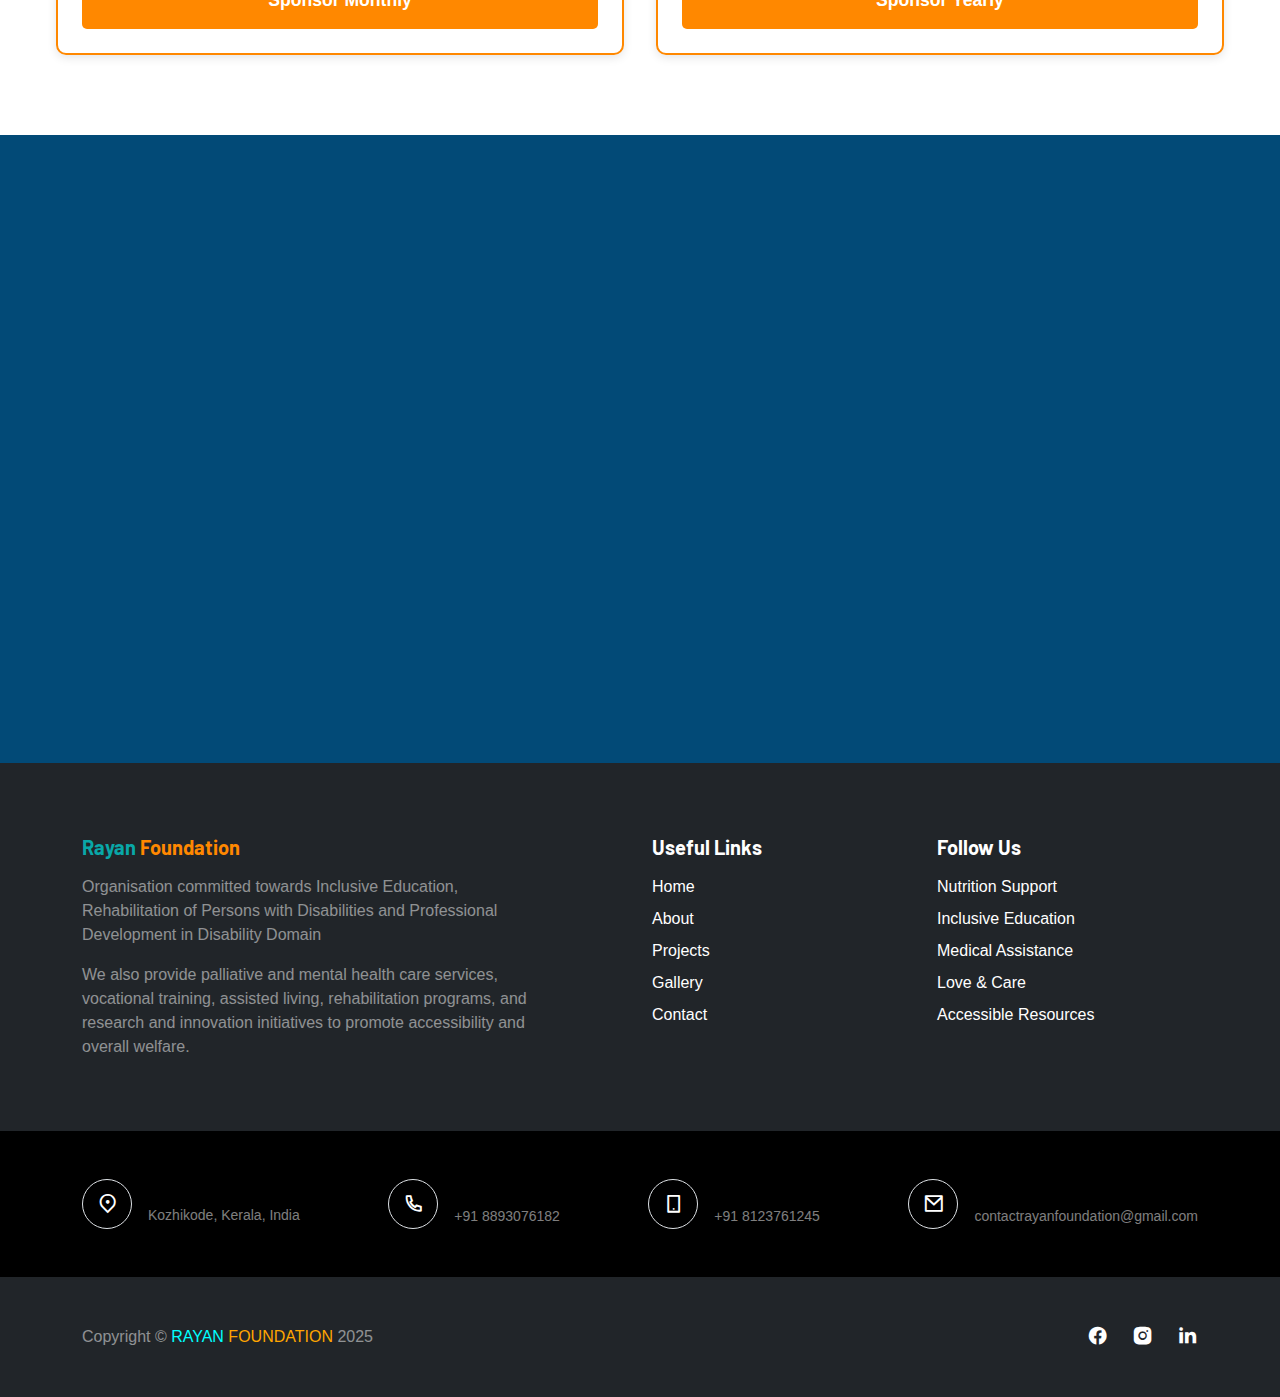
<file: iamosahan.com/wrapbootstrap-pillarix/nonprofitx/donate.html>
<!DOCTYPE html>
<html lang="en">

<!-- Mirrored from iamosahan.com/wrapbootstrap-pillarix/nonprofitx/ by HTTrack Website Copier/3.x [XR&CO'2014], Mon, 12 May 2025 09:20:23 GMT -->

<head>
    <meta charset="UTF-8">
    <meta http-equiv="X-UA-Compatible" content="IE=edge">
    <meta name="viewport" content="width=device-width, initial-scale=1.0">
    <link rel="icon" href="img/rayan/bg.png" type="image/png">
    <title>Rayan Foundation | Charity & Donation </title>
    <!-- Bootstrap Css -->
    <link rel="stylesheet" href="vender/bootstrap/css/bootstrap.min.css">
    <!-- Icofont Css -->
    <link rel="stylesheet" href="vender/icofont/icofont.min.css">
    <!-- AOS Css -->
    <link rel="stylesheet" href="vender/aos/dist/aos.css">
    <!-- Remix Icons -->
    <link rel="stylesheet" href="vender/remixicon/remixicon.css">
    <!-- Custom Css -->
    <link rel="stylesheet" href="css/style.css">
    <!-- Common Css -->
    <link rel="stylesheet" href="css/common.css">
    <link rel="stylesheet" href="https://cdnjs.cloudflare.com/ajax/libs/font-awesome/5.15.4/css/all.min.css">

    <script src="https://checkout.razorpay.com/v1/checkout.js"></script>
</head>

<body>
    <!-- Page loading spinner -->
    <div class="page-loading active">
        <div class="page-loading-inner">
            <div class="page-spinner"></div>
            <span>Loading...</span>
        </div>
    </div>
    <div class="bg-about">
        <nav
            class="navbar osahan-main-nav navbar-expand charity-nav p-4 border-bottom border-white border-opacity-25 py-4 py-lg-0 w-100">
            <div class="container" style="padding: 10px;">
                <div class="position-relative d-flex align-items-center gap-2  site-brand">
                    <img src="img/rayan/newLogo.png" alt="" style="height: 65px;">
                </div>
                <div class="collapse navbar-collapse" id="navbarSupportedContent">
                    <div class="d-none d-lg-block ms-auto">
                        <ul class="navbar-nav ms-auto gap-3 me-4">
                            <li class="nav-item">
                                <a href="index.html" class="nav-link py-4"> Home</a>
                            </li>
                            <li class="nav-item"><a class="nav-link py-4">About</a></li>
                            <li class="nav-item"><a href="projects.html" class="nav-link py-4">Project</a></li>
                            <li class="nav-item"><a href="volunteer.html" class="nav-link py-4">Volunteer</a></li>
                            <li class="nav-item"><a href="gallery.html" class="nav-link py-4">Gallery</a></li>
                            <li class="nav-item"><a class="nav-link py-4">Contact</a></li>
                        </ul>
                    </div>
                    <div class="d-flex align-items-center gap-3 me-4 ms-1">
                        <a href="https://www.facebook.com/rayanfoundationorg" target="_blank" class="link-light">
                            <i class="ri-facebook-circle-fill"></i>
                        </a>
                        <a href="https://www.instagram.com/rayan.foundation?utm_source=ig_web_button_share_sheet&igsh=ZDNlZDc0MzIxNw=="
                            target="_blank" class="link-light">
                            <i class="ri-instagram-fill"></i>
                        </a>
                        <a href="https://www.linkedin.com/company/rayan-foundation/?viewAsMember=true" target="_blank"
                            class="link-light">
                            <i class="ri-linkedin-fill"></i>
                        </a>
                    </div>
                    <a class="btn  rounded-0 d-none d-lg-block py-4 px-5 ms-2"
                        style="background-color: rgb(255, 136, 0); color: #fff;"> <span
                            class="py-1 d-inline-block text-uppercase fw-bold">Donate Now</span> </a>
                    <a class="link-light d-lg-none ms-auto" data-bs-toggle="offcanvas" data-bs-target="#sidebar"
                        aria-controls="sidebar"><i class="ri-menu-3-line ri-lg"></i></a>
                </div>
            </div>
        </nav>
        <!-- body -->
        <div class="py-5">
            <div class="container py-5">
                <div class="row justify-content-center pb-5">
                    <div class="col-xl-7 col-lg-8 col-md-9 col-12">
                        <div class="text-center text-white" data-aos="fade-up" data-aos-duration="1500">
                            <h1 class="fw-bold display-1">Donate</h1>
                            <nav class="d-flex align-items-center justify-content-center small">
                                <ol class="breadcrumb gap-1">
                                    <li class="breadcrumb-item"><a href="index.html"
                                            style="color: rgb(255, 136, 0);">HOME</a>
                                    </li>
                                    <li><i class="ri-arrow-right-s-line"></i></li>
                                    <li class="breadcrumb-item" aria-current="page">DONATE</li>
                                </ol>
                            </nav>
                        </div>
                    </div>
                </div>
            </div>
        </div>
    </div>
    <main class="donation-container">
      <h2 class="section-title">Choose How You'd Like to Help</h2>

      <!-- General Donation Section - Prominent Position -->
      <section class="general-donation-section">
        <div class="donation-card general-donation-card">
          <div class="donation-card__header">
            <h3 class="donation-card__title">General Donation</h3>
          </div>
          <div class="donation-card__body">
            <p class="donation-card__description">
              Support our general initiatives with any amount you choose. Every
              contribution helps us further our mission to help children with
              disabilities.
            </p>

            <div class="amount-options">
              <div class="amount-option" data-amount="100">
                <div class="amount-option__amount">₹100</div>
              </div>
              <div class="amount-option" data-amount="500">
                <div class="amount-option__amount">₹500</div>
              </div>
              <div class="amount-option" data-amount="1000">
                <div class="amount-option__amount">₹1000</div>
              </div>
              <div class="amount-option" data-amount="2000">
                <div class="amount-option__amount">₹2000</div>
              </div>
            </div>

            <div class="custom-amount-group">
              <label for="general-amount" class="custom-amount-label"
                >Or enter custom amount:</label
              >
              <input
                type="number"
                id="general-amount"
                class="custom-amount-input"
                placeholder="Amount in ₹"
              />
            </div>

            <button id="general-donate-btn" class="donate-button">
              Donate Now
            </button>
          </div>
        </div>
      </section>

      <!-- Section Divider -->
      <div class="section-divider">
        <span class="section-divider__text">Specialized Donations</span>
      </div>

      <!-- Specialized Programs Section -->
      <section class="specialized-programs">
        <div class="programs-grid">
          <!-- NAP Monthly Card -->
          <div class="donation-card nap-card">
            <!-- <div class="nap-card__ribbon">Most Popular</div> -->
            <div class="donation-card__header nap-card__header">
              <h3 class="donation-card__title">Sponsor a Child (Monthly)</h3>
            </div>
            <div class="donation-card__body">
              <p class="donation-card__description">
                ₹1000 provides complete nutritional support for one child for an
                entire month.
              </p>

              <div class="amount-options">
                <div
                  id="sam"
                  class="amount-option amount-option--selected"
                  data-amount="1000"
                >
                  <div class="amount-option__amount">₹1000</div>
                  <div class="amount-option__label">1 Child / Month</div>
                </div>
                <div class="amount-option" data-amount="3000">
                  <div class="amount-option__amount">₹3000</div>
                  <div class="amount-option__label">3 Children / Month</div>
                </div>
              </div>

              <div class="custom-amount-group">
                <label for="nap-monthly-amount" class="custom-amount-label"
                  >Custom monthly amount:</label
                >
                <input
                  type="number"
                  id="nap-monthly-amount"
                  class="custom-amount-input"
                  placeholder="Amount in ₹"
                />
              </div>

              <button id="nap-monthly-donate-btn" class="donate-button">
                Sponsor Monthly
              </button>
            </div>
          </div>

          <!-- NAP Yearly Card -->
          <div class="donation-card nap-card">
            <div class="donation-card__header nap-card__header">
              <h3 class="donation-card__title">Sponsor a Child (Yearly)</h3>
            </div>
            <div class="donation-card__body">
              <p class="donation-card__description">
                ₹12000 provides complete nutritional support for one child for
                an entire year.
              </p>

              <div class="amount-options">
                <div class="amount-option" data-amount="12000">
                  <div class="amount-option__amount">₹12,000</div>
                  <div class="amount-option__label">1 Child / Year</div>
                </div>
                <div class="amount-option" data-amount="36000">
                  <div class="amount-option__amount">₹36,000</div>
                  <div class="amount-option__label">3 Children / Year</div>
                </div>
              </div>

              <div class="custom-amount-group">
                <label for="nap-yearly-amount" class="custom-amount-label"
                  >Custom yearly amount:</label
                >
                <input
                  type="number"
                  id="nap-yearly-amount"
                  class="custom-amount-input"
                  placeholder="Amount in ₹"
                />
              </div>

              <button id="nap-yearly-donate-btn" class="donate-button">
                Sponsor Yearly
              </button>
            </div>
          </div>
        </div>
      </section>
    </main>

    <div class="bg-volunteer py-5" style="background-color: rgb(2, 74, 119);">
        <div class="container ">
            <div class="row">
                <div class="col-lg-6 col-md-8 col-12">
                    <div class="text-white" data-aos="fade-left" data-aos-duration="1000">
                        <p class="fw-bold text-uppercase text-white">Building Hope, One Life at a Time</p>
                        <div class="progress rounded-pill w-15" role="progressbar" aria-label="Example 1px high"
                            aria-valuenow="100" aria-valuemin="0" aria-valuemax="100" style="height: 4px;">
                            <div class="progress-bar bg-warning" style="width: 100%;"></div>
                        </div>
                        <div class="mt-4 mb-5">
                            <h1 class="fw-bold display-4 text-white pb-2">Empowering Every Ability, Shaping Brighter Tomorrows</h1>
                            <p class="lead text-light">
                                Rayan Foundation is a recognized non-profit working to uplift persons with disabilities
                                through inclusive education, health care, rehabilitation, and innovation. We also
                                launched initiatives like Access-D and the Nutrition Addition Program to make real
                                change happen.
                            </p>
                        </div>
                        <a href="#" class="btn btn-warning btn-lg px-4">Learn More</a>
                    </div>
                </div>
            </div>
        </div>
    </div>




    <footer class="footer bg-dark text-white">
      <!-- footer-top -->
      <div class="footer-top py-5">
        <div class="container py-4">
          <div class="row g-4">
            <div class="col-lg-6">
              <div class="me-lg-5 pe-lg-5">
                <h5 class="fw-bold pb-2">
                  <span style="color: rgb(9, 168, 168)">Rayan</span>
                  <span style="color: rgb(255, 136, 0)">Foundation</span>
                </h5>
                <!-- <p class="text-white-50">Rayan Foundation is committed to inclusive education and the
                                development of people with disabilities. Our vision is to offer inclusive education,
                                early intervention, livelihood support, and rehabilitation services for individuals with
                                disabilities such as autism, cerebral palsy, intellectual disability, multiple
                                disabilities, hearing and vision impairment, as well as similar physical and mental
                                conditions.</p> -->
                <p class="text-white-50">
                  Organisation committed towards Inclusive Education,
                  Rehabilitation of Persons with Disabilities and Professional
                  Development in Disability Domain
                </p>
                <p class="text-white-50 m-0">
                  We also provide palliative and mental health care services,
                  vocational training, assisted living, rehabilitation programs,
                  and research and innovation initiatives to promote
                  accessibility and overall welfare.
                </p>
              </div>
            </div>
            <div class="col-lg-3">
              <h5 class="fw-bold pb-2">Useful Links</h5>
              <ul class="list-unstyled d-grid gap-2">
                <li><a>Home</a></li>
                <li><a>About</a></li>
                <li><a>Projects</a></li>
                <li><a>Gallery</a></li>
                <li><a>Contact</a></li>
              </ul>
            </div>
            <div class="col-lg-3">
              <h5 class="fw-bold pb-2">Follow Us</h5>
              <ul class="list-unstyled d-grid gap-2">
                <li>Nutrition Support</li>
                <li>Inclusive Education</li>
                <li>Medical Assistance</li>
                <li>Love & Care</li>
                <li>Accessible Resources</li>
              </ul>
            </div>
          </div>
        </div>
      </div>

      <!-- footer-bottom -->
      <div class="footer-bottom bg-black pt-5 pb-5">
        <div class="container">
          <div class="row">
            <div class="col-12">
              <div
                class="d-flex flex-column flex-lg-row align-items-start align-items-lg-center justify-content-lg-between gap-4 gap-lg-5"
              >
                <!-- Address -->
                <div class="d-flex align-items-center gap-3">
                  <div class="border rounded-circle footer-icon">
                    <i class="ri-map-pin-2-line ri-lg"></i>
                  </div>
                  <div>
                    <p class="fw-bold mb-0">Address:</p>
                    <p class="small mb-0 text-white-50">
                      Kozhikode, Kerala, India
                    </p>
                  </div>
                </div>
                <!-- Phone -->
                <div class="d-flex align-items-center gap-3">
                  <div class="border rounded-circle footer-icon">
                    <i class="ri-phone-line ri-lg"></i>
                  </div>
                  <div>
                    <p class="fw-bold mb-0">Phone:</p>
                    <a href="tel:+918893076182" class="small text-white-50"
                      >+91 8893076182</a
                    >
                  </div>
                </div>
                <!-- Mobile -->
                <div class="d-flex align-items-center gap-3">
                  <div class="border rounded-circle footer-icon">
                    <i class="ri-smartphone-line ri-lg"></i>
                  </div>
                  <div>
                    <p class="fw-bold mb-0">Mobile:</p>
                    <a href="tel:+918123761245" class="small text-white-50"
                      >+91 8123761245</a
                    >
                  </div>
                </div>
                <!-- Email -->
                <div class="d-flex align-items-center gap-3">
                  <div class="border rounded-circle footer-icon">
                    <i class="ri-mail-line ri-lg"></i>
                  </div>
                  <div>
                    <p class="fw-bold mb-0">Email:</p>
                    <a
                      href="mailto:contactrayanfoundation@gmail.com"
                      class="small text-white-50"
                      >contactrayanfoundation@gmail.com</a
                    >
                  </div>
                </div>
              </div>
            </div>
          </div>
        </div>
      </div>

      <!-- footer-end -->
      <div class="footer-end py-5 bg-dark">
        <div class="container">
          <div class="row align-items-center justify-content-between">
            <div class="col-auto">
              <p class="text-center m-0 text-white-50">
                Copyright ©
                <a class="text-white" href="https://rayan.foundation"
                  ><span style="color: aqua">RAYAN</span>
                  <span style="color: orange">FOUNDATION</span></a
                >
                2025
              </p>
            </div>
            <div class="col-auto">
              <div class="d-flex align-items-center gap-4">
                <a
                  href="https://www.facebook.com/rayanfoundationorg"
                  target="_blank"
                  class="text-white"
                >
                  <i class="ri-facebook-circle-fill ri-lg"></i>
                </a>
                <!-- Twitter link removed (optional, or replace with a real one) -->
                <a
                  href="https://www.instagram.com/rayan.foundation?utm_source=ig_web_button_share_sheet&igsh=ZDNlZDc0MzIxNw=="
                  target="_blank"
                  class="text-white"
                >
                  <i class="ri-instagram-fill ri-lg"></i>
                </a>
                <a
                  href="https://www.linkedin.com/company/rayan-foundation/?viewAsMember=true"
                  target="_blank"
                  class="text-white"
                >
                  <i class="ri-linkedin-fill ri-lg"></i>
                </a>
                <!-- YouTube link removed (optional, or replace with a real one) -->
              </div>
            </div>
          </div>
        </div>
      </div>
    </footer>

    <!-- Sidebar Offcanvas -->
    <div
      class="offcanvas offcanvas-start"
      data-bs-backdrop="static"
      tabindex="-1"
      id="sidebar"
    >
      <div class="offcanvas-header d-flex justify-content-between">
        <div
          class="position-relative d-flex align-items-center gap-2 site-brand"
        >
          <img src="img/rayan/bg.png" alt="" style="height: 85px" />
        </div>
        <a data-bs-dismiss="offcanvas" aria-label="Close"
          ><i class="ri-close-line ri-lg"></i
        ></a>
      </div>
      <div class="offcanvas-body">
        <div class="sidebar-nav">
          <ul
            class="navbar-nav justify-content-start align-items-start flex-grow-1"
          >
            <li class="nav-item">
              <a class="nav-link active py-4"
                ><i class="ri-apps-2-line"></i> Home</a
              >
            </li>
            <li class="nav-item">
              <a href="about.html" class="nav-link py-4">About</a>
            </li>
            <li class="nav-item">
              <a href="projects.html" class="nav-link py-4">Project</a>
            </li>
            <li class="nav-item">
              <a href="gallery.html" class="nav-link py-4">Gallery</a>
            </li>
            <li class="nav-item">
              <a href="volunteer.html" class="nav-link py-4">Volunteer</a>
            </li>

            <li class="nav-item"><a class="nav-link py-4">Contact</a></li>

            <a class="btn btn-warning rounded-0 p-0 d-lg-block py-4 px-5 ms-2">
              <span class="py-1 d-inline-block text-uppercase fw-bold"
                >Donate Now</span
              >
            </a>
          </ul>
        </div>
      </div>
    </div>
    <!-- Video Modal -->
    <div
      class="modal fade"
      id="videoModal"
      tabindex="-1"
      aria-labelledby="videoModalLabel"
      aria-hidden="true"
    >
      <div class="modal-dialog modal-dialog-centered modal-xl">
        <div class="modal-content bg-transparent border-0 rounded-0">
          <div class="modal-header d-flex justify-content-end border-0 py-0">
            <a class="link-light" data-bs-dismiss="modal" aria-label="Close"
              ><i class="ri-close-fill ri-2x"></i
            ></a>
          </div>
          <div class="modal-body px-5">
            <div class="ratio ratio-16x9">
              <iframe
                src="https://www.youtube.com/embed/gu-HhgJ7vfM?si=egwKhEDMVeXg3IuJ"
                title="YouTube video player"
                frameborder="0"
                allow="accelerometer; autoplay; clipboard-write; encrypted-media; gyroscope; picture-in-picture; web-share"
                allowfullscreen
              ></iframe>
            </div>
          </div>
        </div>
      </div>
    </div>

    <!-- Bootsrap Bundle Js -->
    <script
      data-cfasync="false"
      src="../../cdn-cgi/scripts/5c5dd728/cloudflare-static/email-decode.min.js"
    ></script>
    <script src="vender/bootstrap/js/bootstrap.bundle.min.js"></script>
    <!-- Jquery Js -->
    <script src="vender/jquery/jquery-3.6.4.min.js"></script>
    <!-- AOS Js -->
    <script src="vender/aos/dist/aos.js"></script>
    <!-- Custom Js -->
    <script src="js/script.js"></script>
  </body>
</html>
</file>
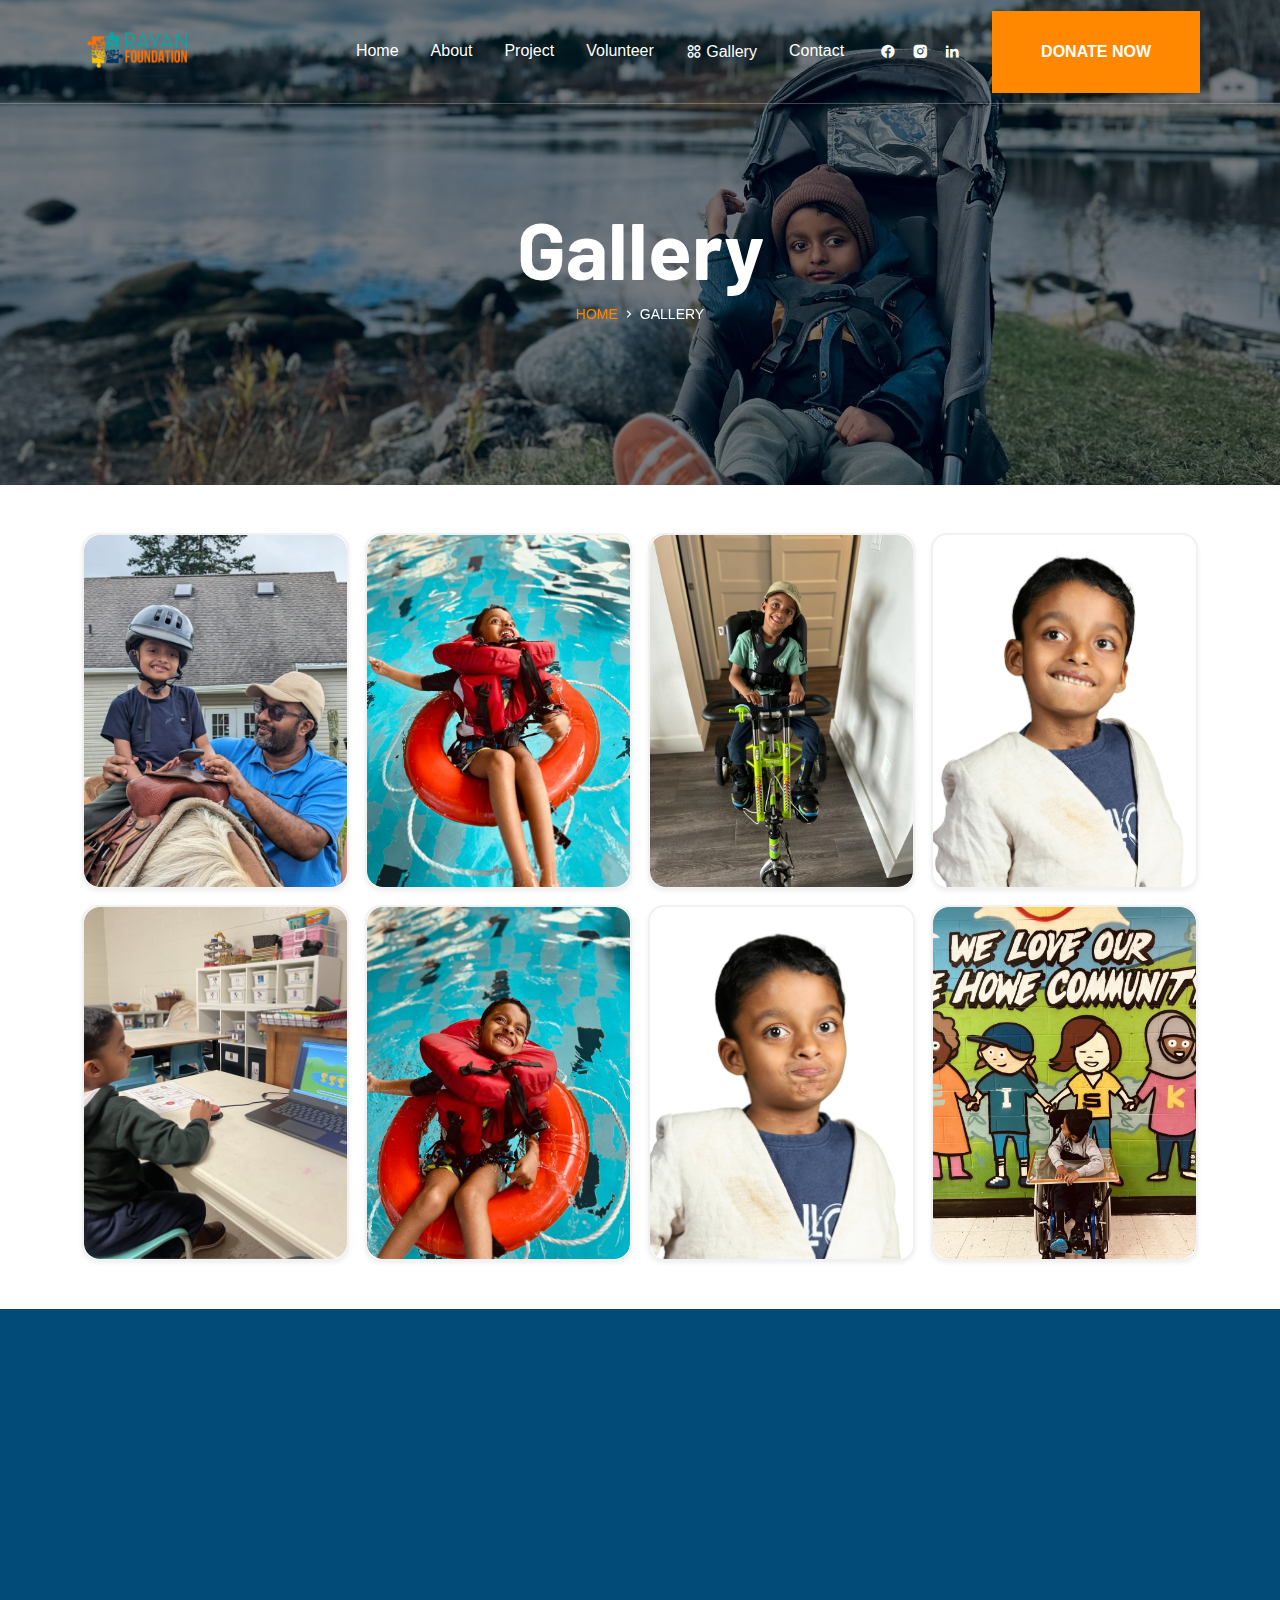
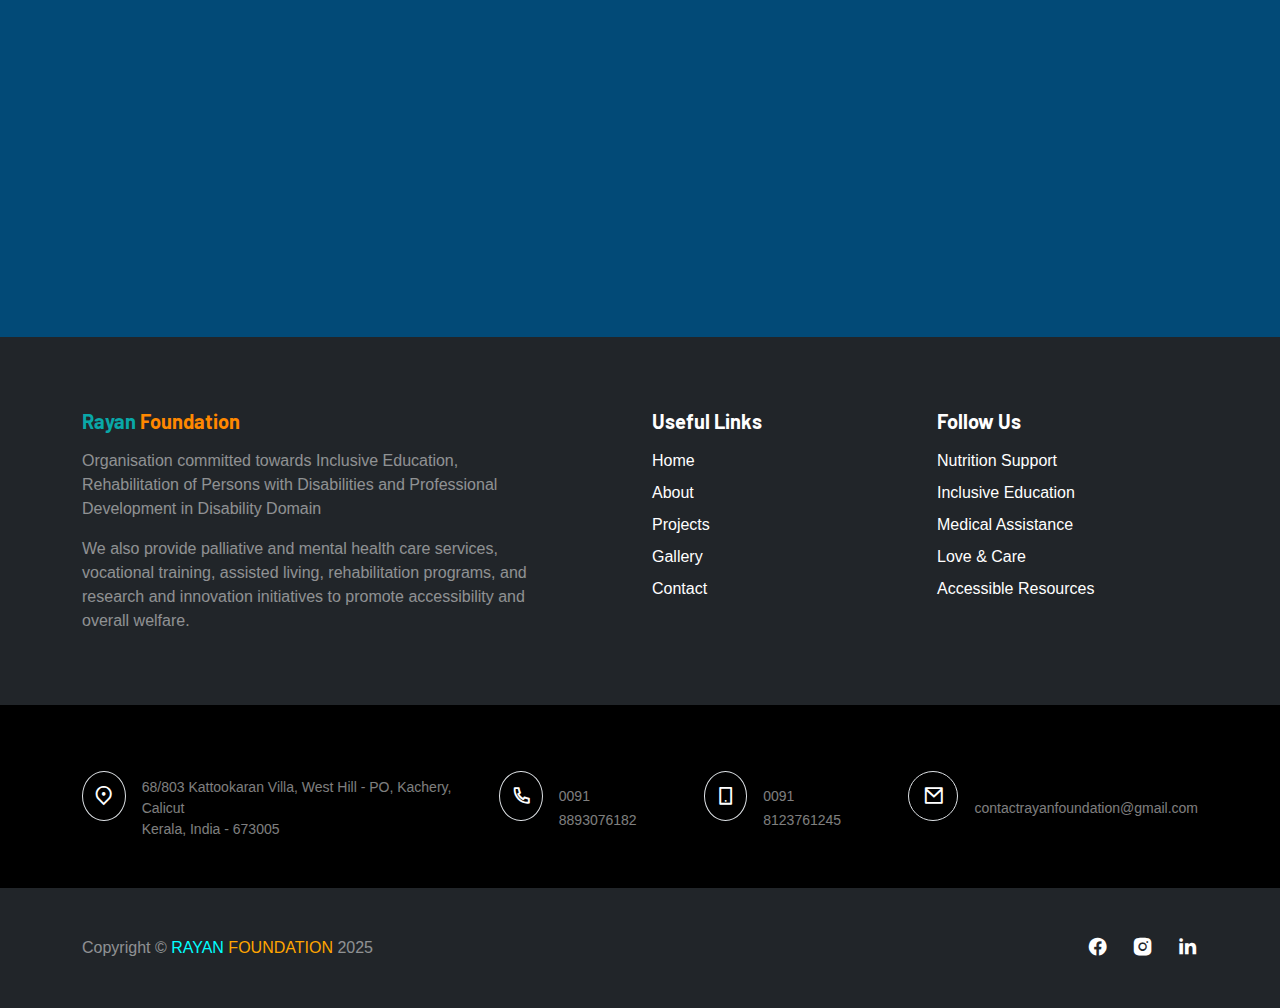
<file: iamosahan.com/wrapbootstrap-pillarix/nonprofitx/gallery.html>
<!DOCTYPE html>
<html lang="en">

<!-- Mirrored from iamosahan.com/wrapbootstrap-pillarix/nonprofitx/ by HTTrack Website Copier/3.x [XR&CO'2014], Mon, 12 May 2025 09:20:23 GMT -->

<head>
    <meta charset="UTF-8">
    <meta http-equiv="X-UA-Compatible" content="IE=edge">
    <meta name="viewport" content="width=device-width, initial-scale=1.0">
    <link rel="icon" href="img/rayan/bg.png" type="image/png">
    <title>Gallery | Rayan Foundation | Charity & Donation </title>
    <!-- Bootstrap Css -->
    <link rel="stylesheet" href="vender/bootstrap/css/bootstrap.min.css">
    <!-- Icofont Css -->
    <link rel="stylesheet" href="vender/icofont/icofont.min.css">
    <!-- AOS Css -->
    <link rel="stylesheet" href="vender/aos/dist/aos.css">
    <!-- Remix Icons -->
    <link rel="stylesheet" href="vender/remixicon/remixicon.css">
    <!-- Custom Css -->
    <link rel="stylesheet" href="css/style.css">
    <!-- Common Css -->
    <link rel="stylesheet" href="css/common.css">
    <link rel="stylesheet" href="https://cdnjs.cloudflare.com/ajax/libs/font-awesome/5.15.4/css/all.min.css">
</head>

<body>
    <!-- Page loading spinner -->
    <div class="page-loading active">
        <div class="page-loading-inner">
            <div class="page-spinner"></div>
            <span>Loading...</span>
        </div>
    </div>
    <div class="bg-about">
        <nav
            class="navbar osahan-main-nav navbar-expand charity-nav p-4 border-bottom border-white border-opacity-25 py-4 py-lg-0 w-100">
            <div class="container" style="padding: 10px;">
                <div class="position-relative d-flex align-items-center gap-2  site-brand">
                    <a href="index.html"><img src="img/rayan/newLogo.png" alt="" style="height: 65px;"></a>
                </div>
                <div class="collapse navbar-collapse" id="navbarSupportedContent">
                    <div class="d-none d-lg-block ms-auto">
                        <ul class="navbar-nav ms-auto gap-3 me-4">
                            <li class="nav-item">
                                <a href="index.html" class="nav-link py-4"> Home</a>
                            </li>
                            <li class="nav-item"><a href="about.html" class="nav-link  py-4">
                                    About</a></li>
                            <li class="nav-item"><a href="projects.html" class="nav-link  py-4">Project</a></li>
                            <li class="nav-item"><a href="volunteer.html" class="nav-link py-4">Volunteer</a></li>
                            <li class="nav-item"><a class="nav-link active py-4"><i class="ri-apps-2-line"></i>
                                    Gallery</a></li>
                            <li class="nav-item"><a href="contact.html" class="nav-link py-4">Contact</a></li>
                        </ul>
                    </div>
                    <div class="d-flex align-items-center gap-3 me-4 ms-1">
                        <a href="https://www.facebook.com/rayanfoundationorg" target="_blank" class="link-light">
                            <i class="ri-facebook-circle-fill"></i>
                        </a>
                        <a href="https://www.instagram.com/rayan.foundation?utm_source=ig_web_button_share_sheet&igsh=ZDNlZDc0MzIxNw=="
                            target="_blank" class="link-light">
                            <i class="ri-instagram-fill"></i>
                        </a>
                        <a href="https://www.linkedin.com/company/rayan-foundation/?viewAsMember=true" target="_blank"
                            class="link-light">
                            <i class="ri-linkedin-fill"></i>
                        </a>
                    </div>
                    <a href="donate.html" class="btn  rounded-0 d-none d-lg-block py-4 px-5 ms-2"
                        style="background-color: rgb(255, 136, 0); color: #fff;"> <span
                            class="py-1 d-inline-block text-uppercase fw-bold">Donate Now</span> </a>
                    <a class="link-light d-lg-none ms-auto" data-bs-toggle="offcanvas" data-bs-target="#sidebar"
                        aria-controls="sidebar"><i class="ri-menu-3-line ri-lg"></i></a>
                </div>
            </div>
        </nav>
        <!-- body -->
        <div class="py-5">
            <div class="container py-5">
                <div class="row justify-content-center pb-5">
                    <div class="col-xl-7 col-lg-8 col-md-9 col-12">
                        <div class="text-center text-white" data-aos="fade-up" data-aos-duration="1500">
                            <h1 class="fw-bold display-1">Gallery</h1>
                            <nav class="d-flex align-items-center justify-content-center small">
                                <ol class="breadcrumb gap-1">
                                    <li class="breadcrumb-item"><a href="index.html"
                                            style="color: rgb(255, 136, 0);">HOME</a>
                                    </li>
                                    <li><i class="ri-arrow-right-s-line"></i></li>
                                    <li class="breadcrumb-item" aria-current="page">GALLERY</li>
                                </ol>
                            </nav>
                        </div>
                    </div>
                </div>
            </div>
        </div>
    </div>

    <!-- Gallery Section -->
    <!-- Gallery Section -->
    <div class="gallery-container py-5">
        <div class="container">
            <div class="row g-3 justify-content-center">
                <!-- Repeat this block for each image -->
                <div class="col-xl-3 col-lg-4 col-md-6 col-sm-6 col-10">
                    <div class="gallery-item position-relative overflow-hidden shadow-sm rounded-4">
                        <img src="img/rayan/IMG-20250521-WA0006.jpg" alt="gallery-1"
                            class="gallery-img img-fluid w-100 h-100 object-fit-cover" />
                    </div>
                </div>

                <div class="col-xl-3 col-lg-4 col-md-6 col-sm-6 col-10">
                    <div class="gallery-item position-relative overflow-hidden shadow-sm rounded-4">
                        <img src="img/rayan/IMG-20250521-WA0007.jpg" alt="gallery-2"
                            class="gallery-img img-fluid w-100 h-100 object-fit-cover" />
                    </div>
                </div>

                <div class="col-xl-3 col-lg-4 col-md-6 col-sm-6 col-10">
                    <div class="gallery-item position-relative overflow-hidden shadow-sm rounded-4">
                        <img src="img/rayan/IMG-20250521-WA0008.jpg" alt="gallery-2"
                            class="gallery-img img-fluid w-100 h-100 object-fit-cover" />
                    </div>
                </div>

                <div class="col-xl-3 col-lg-4 col-md-6 col-sm-6 col-10">
                    <div class="gallery-item position-relative overflow-hidden shadow-sm rounded-4">
                        <img src="img/rayan/IMG-20250521-WA0009.jpg" alt="gallery-2"
                            class="gallery-img img-fluid w-100 h-100 object-fit-cover" />
                    </div>
                </div>

                <div class="col-xl-3 col-lg-4 col-md-6 col-sm-6 col-10">
                    <div class="gallery-item position-relative overflow-hidden shadow-sm rounded-4">
                        <img src="img/rayan/IMG-20250521-WA0010.jpg" alt="gallery-2"
                            class="gallery-img img-fluid w-100 h-100 object-fit-cover" />
                    </div>
                </div>

                <div class="col-xl-3 col-lg-4 col-md-6 col-sm-6 col-10">
                    <div class="gallery-item position-relative overflow-hidden shadow-sm rounded-4">
                        <img src="img/rayan/IMG-20250521-WA0011.jpg" alt="gallery-2"
                            class="gallery-img img-fluid w-100 h-100 object-fit-cover" />
                    </div>
                </div>

                <div class="col-xl-3 col-lg-4 col-md-6 col-sm-6 col-10">
                    <div class="gallery-item position-relative overflow-hidden shadow-sm rounded-4">
                        <img src="img/rayan/IMG-20250521-WA0012.jpg" alt="gallery-2"
                            class="gallery-img img-fluid w-100 h-100 object-fit-cover" />
                    </div>
                </div>

                <div class="col-xl-3 col-lg-4 col-md-6 col-sm-6 col-10">
                    <div class="gallery-item position-relative overflow-hidden shadow-sm rounded-4">
                        <img src="img/rayan/IMG-20250521-WA0013.jpg" alt="gallery-2"
                            class="gallery-img img-fluid w-100 h-100 object-fit-cover" />
                    </div>
                </div>

                <!-- Add more images following the same structure -->
            </div>
        </div>
    </div>

    <!-- Lightbox Modal -->
    <div id="lightbox" class="lightbox">
        <span class="close-lightbox">&times;</span>
        <img class="lightbox-img" id="lightbox-image" />
        <a class="prev">&#10094;</a>
        <a class="next">&#10095;</a>
    </div>


    <!-- Lightbox Modal -->
    <div id="lightbox" class="lightbox">
        <span class="close-lightbox">&times;</span>
        <img class="lightbox-img" id="lightbox-image" />
        <a class="prev">&#10094;</a>
        <a class="next">&#10095;</a>
    </div>

    <div class="bg-volunteer py-5" style="background-color: rgb(2, 74, 119);">
        <div class="container ">
            <div class="row">
                <div class="col-lg-6 col-md-8 col-12">
                    <div class="text-white" data-aos="fade-left" data-aos-duration="1000">
                        <p class="fw-bold text-uppercase text-white">Building Hope, One Life at a Time</p>
                        <div class="progress rounded-pill w-15" role="progressbar" aria-label="Example 1px high"
                            aria-valuenow="100" aria-valuemin="0" aria-valuemax="100" style="height: 4px;">
                            <div class="progress-bar bg-warning" style="width: 100%;"></div>
                        </div>
                        <div class="mt-4 mb-5">
                            <h1 class="fw-bold display-4 text-white pb-2">Empowering Every Ability, Shaping Brighter Tomorrows</h1>
                            <p class="lead text-light">
                                Rayan Foundation is a recognized non-profit working to uplift persons with disabilities
                                through inclusive education, health care, rehabilitation, and innovation. We also
                                launched initiatives like Access-D and the Nutrition Addition Program to make real
                                change happen.
                            </p>
                        </div>
                        <a href="#" class="btn btn-warning btn-lg px-4">Learn More</a>
                    </div>
                </div>
            </div>
        </div>
    </div>



    <footer class="footer bg-dark text-white">
        <!-- footer-top -->
        <div class="footer-top py-5">
            <div class="container py-4">
                <div class="row g-4">
                    <div class="col-lg-6">
                        <div class="me-lg-5 pe-lg-5">
                            <h5 class="fw-bold pb-2"> <span style="color: rgb(9, 168, 168);">Rayan</span> <span
                                    style="color: rgb(255, 136, 0);">Foundation</span></h5>
                            <!-- <p class="text-white-50">Rayan Foundation is committed to inclusive education and the
                                development of people with disabilities. Our vision is to offer inclusive education,
                                early intervention, livelihood support, and rehabilitation services for individuals with
                                disabilities such as autism, cerebral palsy, intellectual disability, multiple
                                disabilities, hearing and vision impairment, as well as similar physical and mental
                                conditions.</p> -->
                            <p class="text-white-50">Organisation committed towards Inclusive Education, Rehabilitation
                                of Persons with Disabilities and Professional Development in Disability Domain</p>
                            <p class="text-white-50 m-0">We also provide palliative and mental health care services,
                                vocational training, assisted living, rehabilitation programs, and research and
                                innovation initiatives to promote accessibility and overall welfare.</p>
                        </div>
                    </div>
                    <div class="col-lg-3">
                        <h5 class="fw-bold pb-2">Useful Links</h5>
                        <ul class="list-unstyled d-grid gap-2">
                            <li><a>Home</a></li>
                            <li><a>About</a></li>
                            <li><a>Projects</a></li>
                            <li><a>Gallery</a></li>
                            <li><a>Contact</a></li>
                        </ul>
                    </div>
                    <div class="col-lg-3">
                        <h5 class="fw-bold pb-2">Follow Us</h5>
                        <ul class="list-unstyled d-grid gap-2">
                            <li>Nutrition Support</li>
                            <li>Inclusive Education</li>
                            <li>Medical Assistance</li>
                            <li>Love & Care</li>
                            <li>Accessible Resources</li>
                        </ul>
                    </div>
                </div>
            </div>
        </div>

        <!-- footer-bottom -->
        <div class="footer-bottom bg-black pt-5 pb-5">
            <div class="container">
                <div class="row">
                    <div class="col-12">
                        <div
                            class="d-flex flex-column flex-lg-row align-items-start align-items-lg-center justify-content-lg-between gap-4 gap-lg-5">
                            <!-- Address -->
                            <div class="d-flex align-items-center gap-3">
                                <div class="border rounded-circle footer-icon">
                                    <i class="ri-map-pin-2-line ri-lg"></i>
                                </div>
                                <div>
                                    <p class="fw-bold mb-0">Address:</p>
                                    <p class="small mb-0 text-white-50">68/803 Kattookaran Villa, West Hill - PO,
                                        Kachery, Calicut<br>Kerala, India - 673005</p>
                                </div>
                            </div>
                            <!-- Phone -->
                            <div class="d-flex align-items-center gap-3">
                                <div class="border rounded-circle footer-icon">
                                    <i class="ri-phone-line ri-lg"></i>
                                </div>
                                <div>
                                    <p class="fw-bold mb-0">Phone:</p>
                                    <a href="tel:+918893076182" class="small text-white-50">0091 8893076182</a>
                                </div>
                            </div>
                            <!-- Mobile -->
                            <div class="d-flex align-items-center gap-3">
                                <div class="border rounded-circle footer-icon">
                                    <i class="ri-smartphone-line ri-lg"></i>
                                </div>
                                <div>
                                    <p class="fw-bold mb-0">Mobile:</p>
                                    <a href="tel:+918123761245" class="small text-white-50">0091 8123761245</a>
                                </div>
                            </div>
                            <!-- Email -->
                            <div class="d-flex align-items-center gap-3">
                                <div class="border rounded-circle footer-icon">
                                    <i class="ri-mail-line ri-lg"></i>
                                </div>
                                <div>
                                    <p class="fw-bold mb-0">Email:</p>
                                    <a href="mailto:contactrayanfoundation@gmail.com"
                                        class="small text-white-50">contactrayanfoundation@gmail.com</a>
                                </div>
                            </div>
                        </div>
                    </div>
                </div>
            </div>
        </div>



        <!-- footer-end -->
        <div class="footer-end py-5 bg-dark">
            <div class="container">
                <div class="row align-items-center justify-content-between">
                    <div class="col-auto">
                        <p class="text-center m-0 text-white-50">Copyright © <a class="text-white"
                                href="https://rayan.foundation"><span style="color: aqua;">RAYAN</span>
                                <span style="color: orange;">FOUNDATION</span></a> 2025</p>
                    </div>
                    <div class="col-auto">
                        <div class="d-flex align-items-center gap-4">
                            <a href="https://www.facebook.com/rayanfoundationorg" target="_blank" class="text-white">
                                <i class="ri-facebook-circle-fill ri-lg"></i>
                            </a>
                            <!-- Twitter link removed (optional, or replace with a real one) -->
                            <a href="https://www.instagram.com/rayan.foundation?utm_source=ig_web_button_share_sheet&igsh=ZDNlZDc0MzIxNw=="
                                target="_blank" class="text-white">
                                <i class="ri-instagram-fill ri-lg"></i>
                            </a>
                            <a href="https://www.linkedin.com/company/rayan-foundation/?viewAsMember=true"
                                target="_blank" class="text-white">
                                <i class="ri-linkedin-fill ri-lg"></i>
                            </a>
                            <!-- YouTube link removed (optional, or replace with a real one) -->
                        </div>
                    </div>

                </div>
            </div>
        </div>
    </footer>

    <!-- Sidebar Offcanvas -->
    <div class="offcanvas offcanvas-start" data-bs-backdrop="static" tabindex="-1" id="sidebar">
        <div class="offcanvas-header d-flex justify-content-between">
            <div class="position-relative d-flex align-items-center gap-2 site-brand">
                <img src="img/rayan/bg.png" alt="" style="height: 85px;">
            </div>
            <a data-bs-dismiss="offcanvas" aria-label="Close"><i class="ri-close-line ri-lg"></i></a>
        </div>
        <div class="offcanvas-body">
            <div class="sidebar-nav">
                <ul class="navbar-nav justify-content-start align-items-start flex-grow-1">
                    <li class="nav-item">
                        <a class="nav-link active py-4"><i class="ri-apps-2-line"></i> Home</a>
                    </li>
                    <li class="nav-item"><a href="about.html" class="nav-link py-4">About</a></li>
                    <li class="nav-item"><a href="projects.html" class="nav-link py-4">Project</a></li>
                    <li class="nav-item"><a href="gallery.html" class="nav-link py-4">Gallery</a></li>
                    <li class="nav-item"><a href="volunteer.html" class="nav-link py-4">Volunteer</a></li>


                    <li class="nav-item"><a class="nav-link py-4">Contact</a></li>

                    <a class="btn btn-warning rounded-0 p-0  d-lg-block py-4 px-5 ms-2"> <span
                            class="py-1 d-inline-block text-uppercase fw-bold">Donate Now</span> </a>
                </ul>
            </div>
        </div>
    </div>
    <!-- Video Modal -->
    <div class="modal fade" id="videoModal" tabindex="-1" aria-labelledby="videoModalLabel" aria-hidden="true">
        <div class="modal-dialog modal-dialog-centered modal-xl">
            <div class="modal-content bg-transparent border-0 rounded-0">
                <div class="modal-header d-flex justify-content-end border-0 py-0">
                    <a class="link-light" data-bs-dismiss="modal" aria-label="Close"><i
                            class="ri-close-fill ri-2x"></i></a>
                </div>
                <div class="modal-body px-5">
                    <div class="ratio ratio-16x9">
                        <iframe src="https://www.youtube.com/embed/gu-HhgJ7vfM?si=egwKhEDMVeXg3IuJ"
                            title="YouTube video player" frameborder="0"
                            allow="accelerometer; autoplay; clipboard-write; encrypted-media; gyroscope; picture-in-picture; web-share"
                            allowfullscreen></iframe>
                    </div>
                </div>
            </div>
        </div>
    </div>


    <script>
        const images = document.querySelectorAll(".gallery-img");
        const lightbox = document.getElementById("lightbox");
        const lightboxImage = document.getElementById("lightbox-image");
        const closeBtn = document.querySelector(".close-lightbox");
        const prevBtn = document.querySelector(".prev");
        const nextBtn = document.querySelector(".next");

        let currentIndex = 0;

        function showLightbox(index) {
            currentIndex = index;
            lightboxImage.src = images[currentIndex].src;
            lightbox.style.display = "block";
        }

        images.forEach((img, index) => {
            img.addEventListener("click", () => showLightbox(index));
        });

        closeBtn.addEventListener("click", () => {
            lightbox.style.display = "none";
        });

        prevBtn.addEventListener("click", () => {
            currentIndex = (currentIndex - 1 + images.length) % images.length;
            showLightbox(currentIndex);
        });

        nextBtn.addEventListener("click", () => {
            currentIndex = (currentIndex + 1) % images.length;
            showLightbox(currentIndex);
        });

        window.addEventListener("click", (e) => {
            if (e.target === lightbox) lightbox.style.display = "none";
        });
    </script>




    <!-- Bootsrap Bundle Js -->
    <script data-cfasync="false" src="../../cdn-cgi/scripts/5c5dd728/cloudflare-static/email-decode.min.js"></script>
    <script src="vender/bootstrap/js/bootstrap.bundle.min.js"></script>
    <!-- Jquery Js -->
    <script src="vender/jquery/jquery-3.6.4.min.js"></script>
    <!-- AOS Js -->
    <script src="vender/aos/dist/aos.js"></script>
    <!-- Custom Js -->
    <script src="js/script.js"></script>
</body>


</html>
</file>
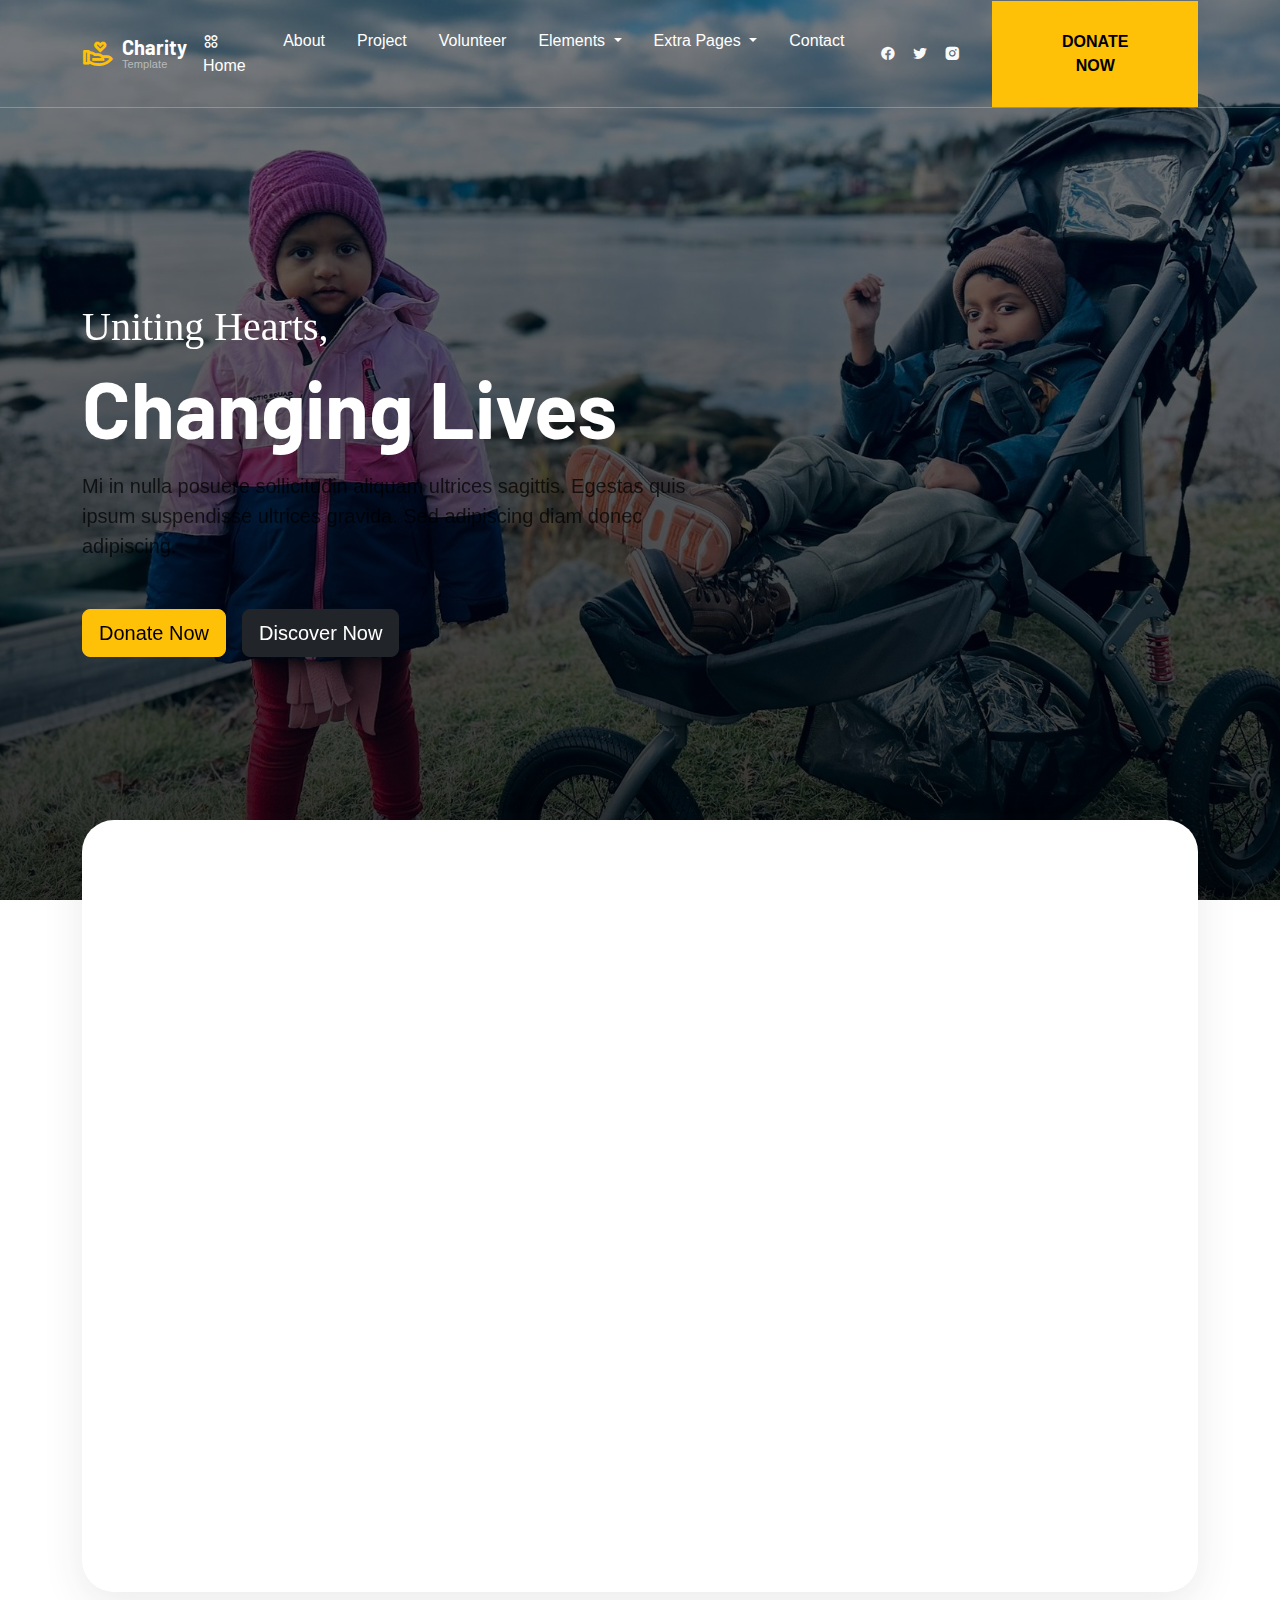
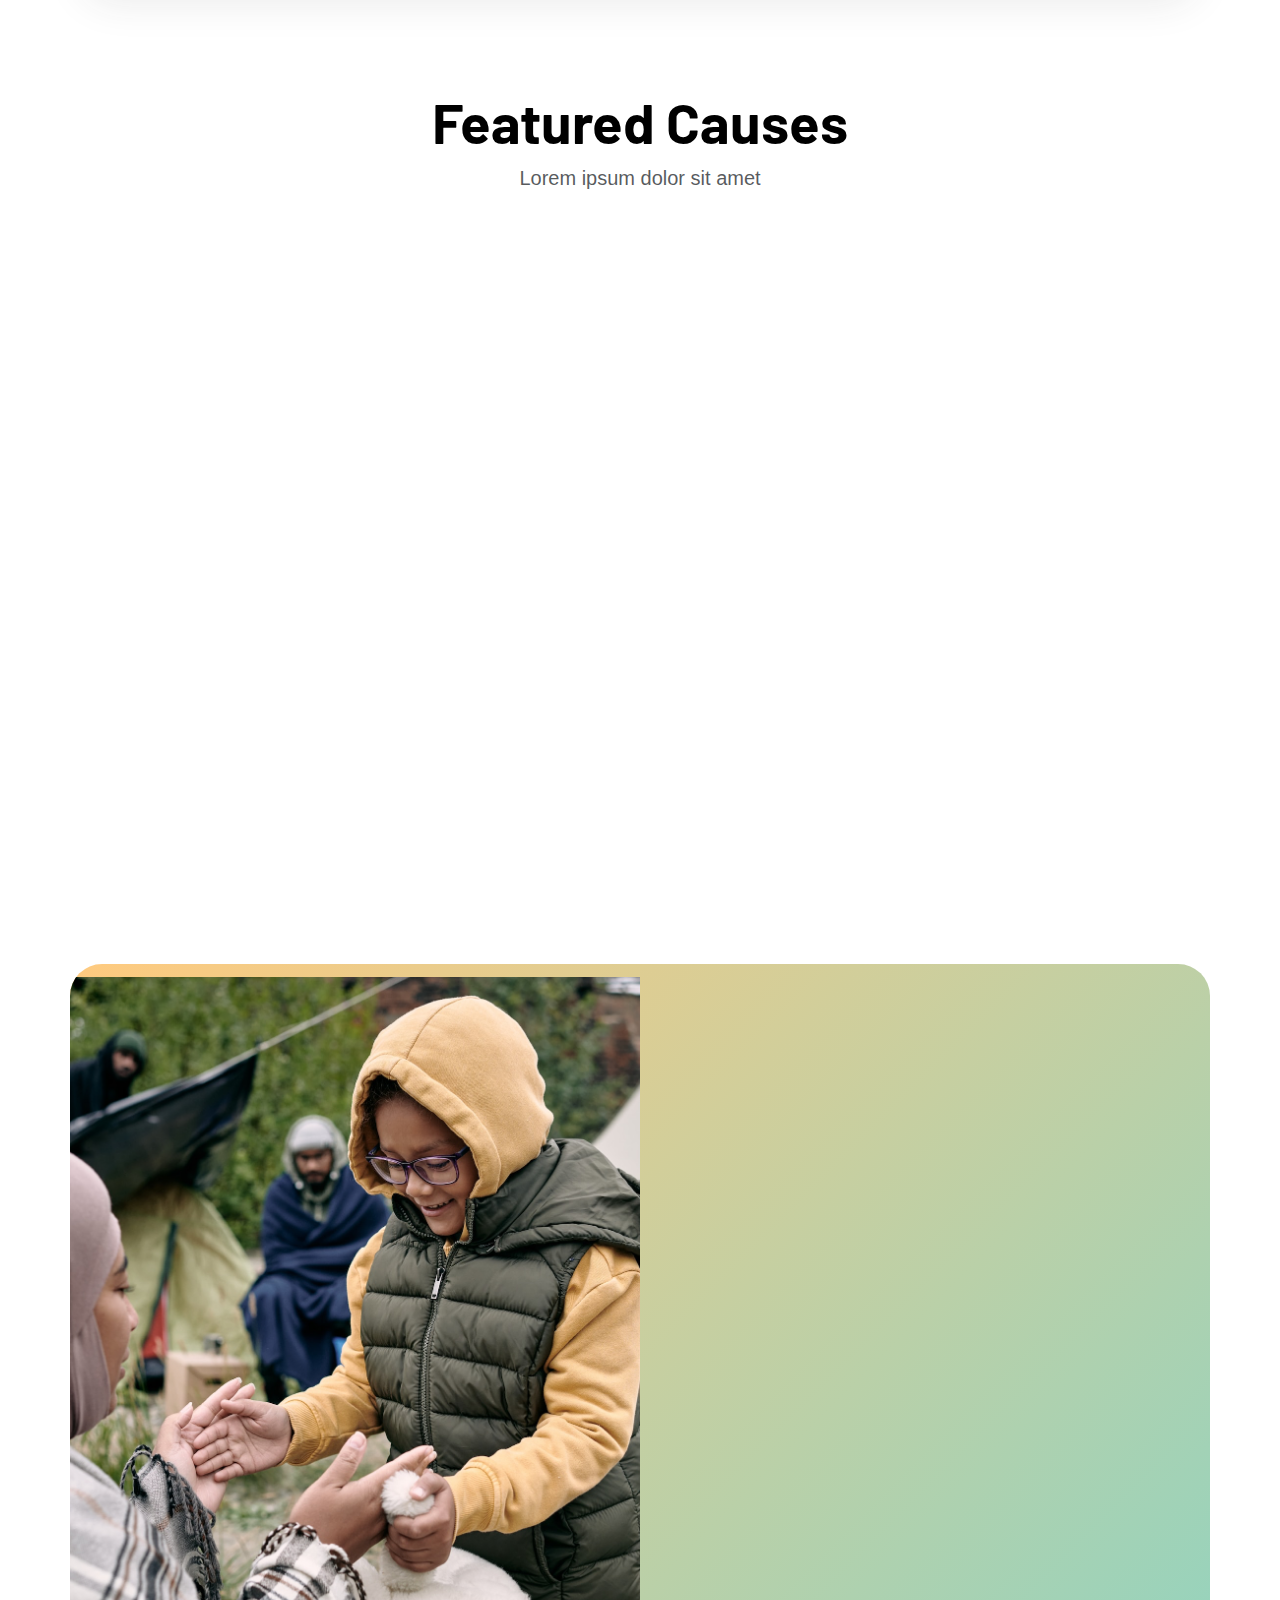
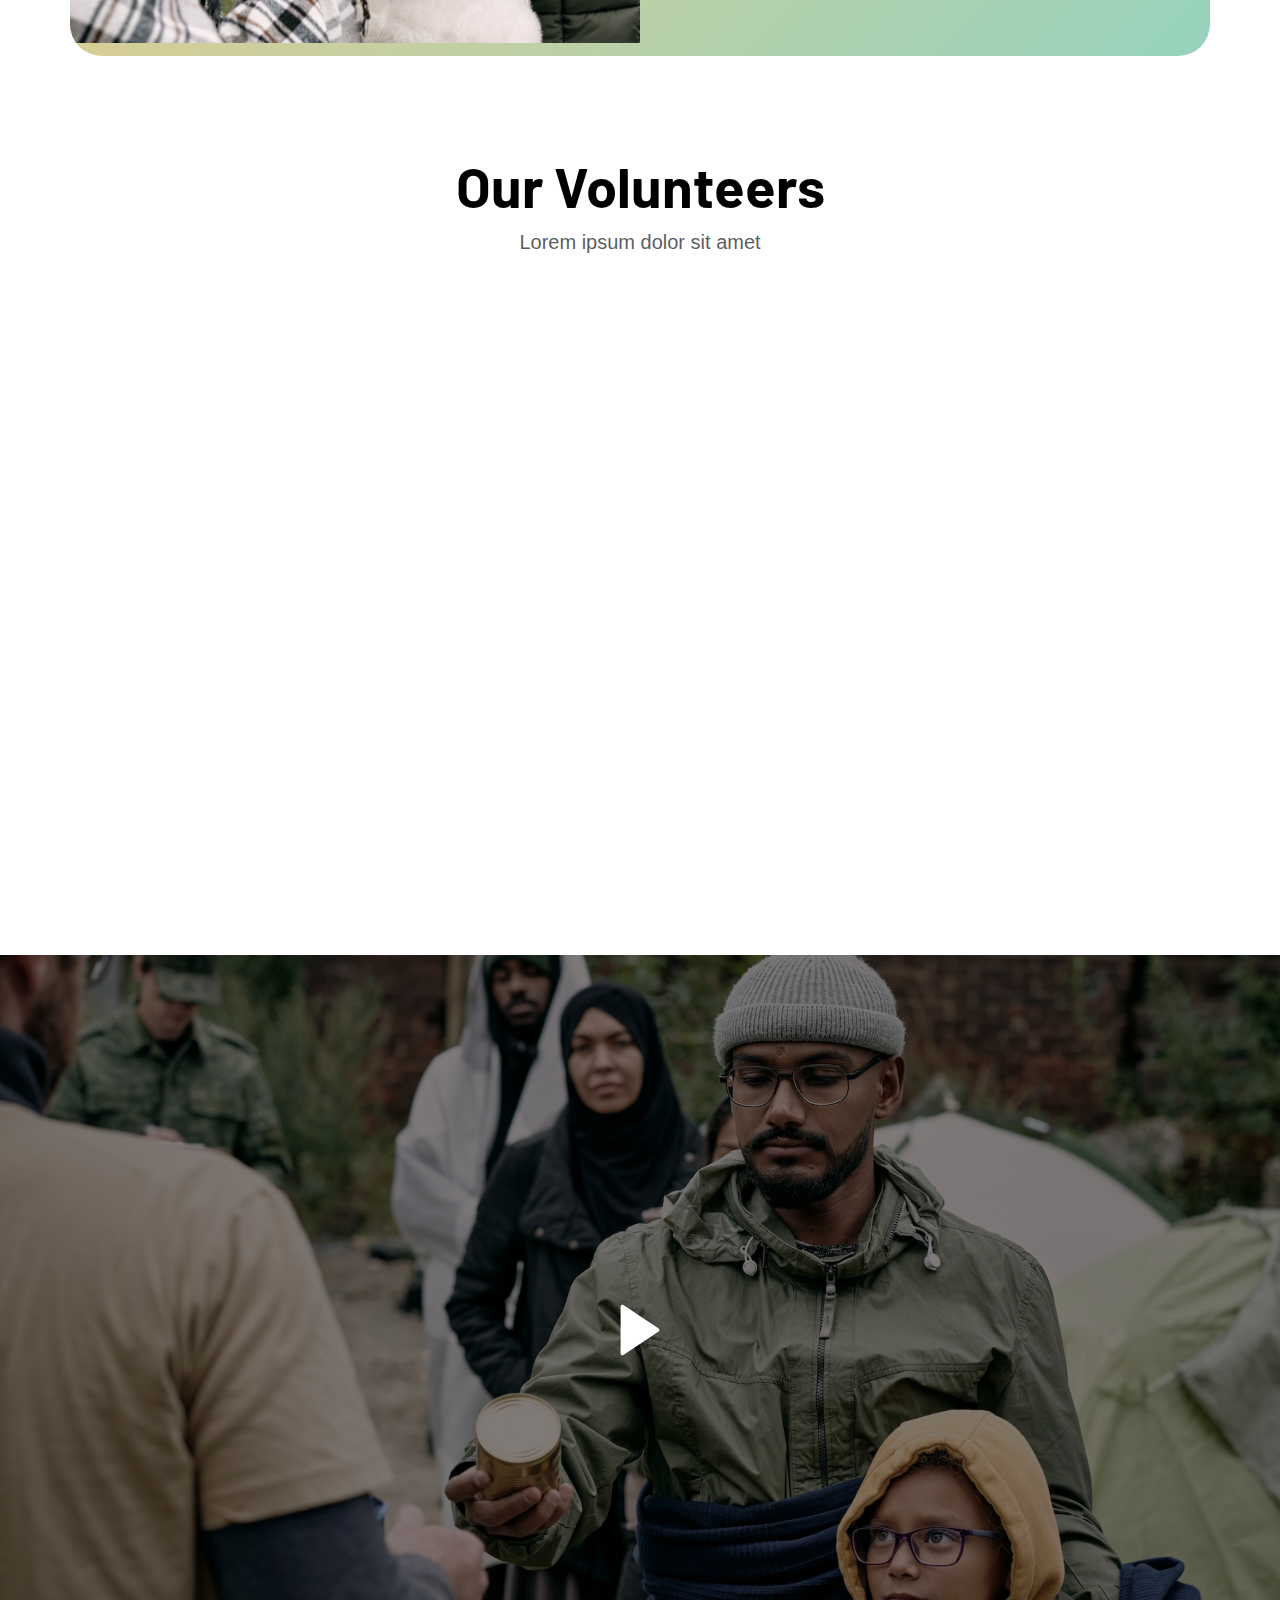
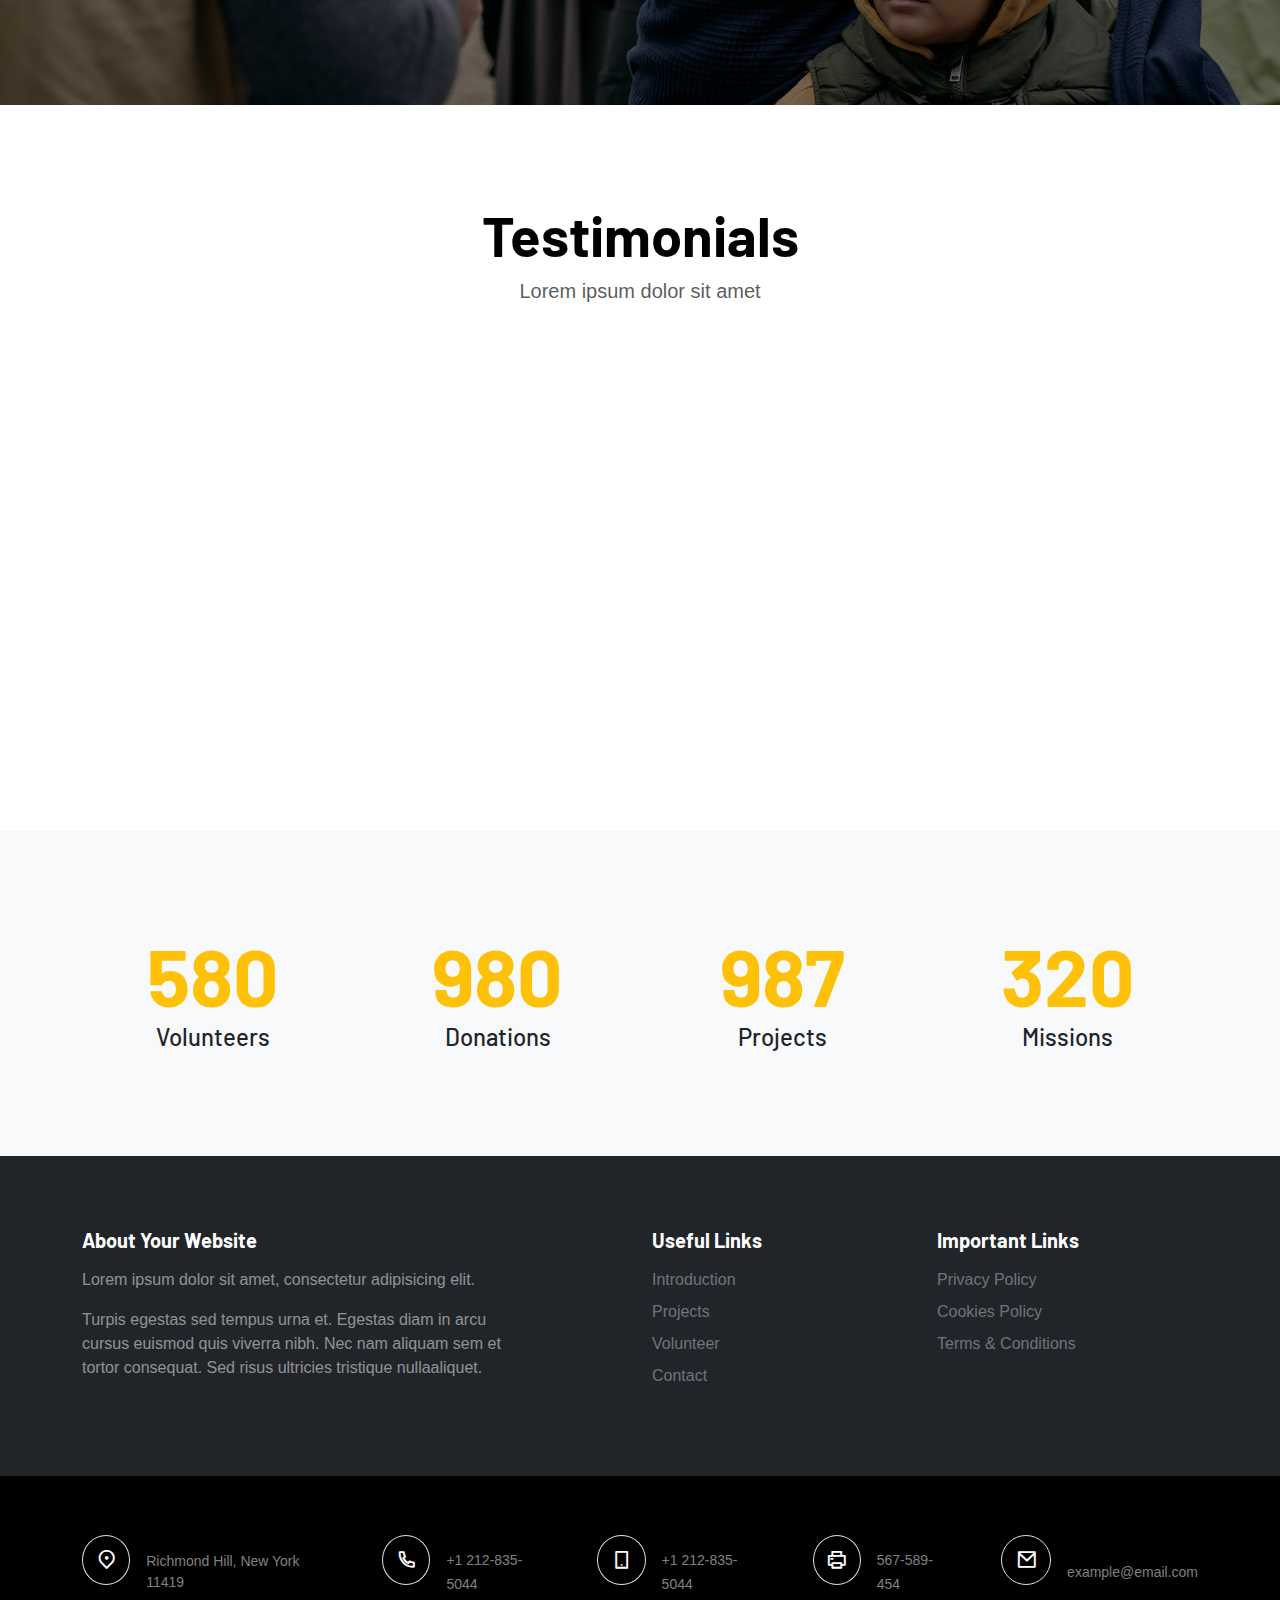
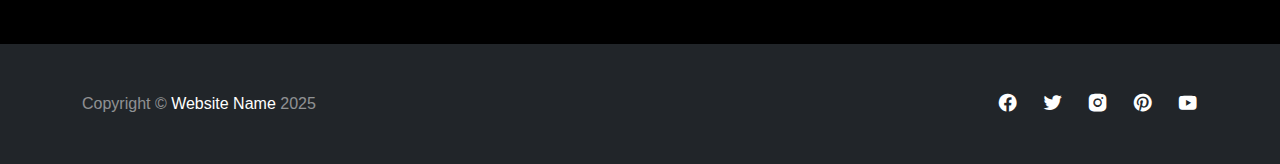
<file: iamosahan.com/wrapbootstrap-pillarix/nonprofitx/index-2.html>
<!DOCTYPE html>
<html lang="en">
    
<!-- Mirrored from iamosahan.com/wrapbootstrap-pillarix/nonprofitx/index.html by HTTrack Website Copier/3.x [XR&CO'2014], Mon, 12 May 2025 09:21:04 GMT -->
<head>
        <meta charset="UTF-8">
        <meta http-equiv="X-UA-Compatible" content="IE=edge">
        <meta name="viewport" content="width=device-width, initial-scale=1.0">
        <link rel="icon" href="img/pages/icon.png" type="image/png">
        <title>Nonprofitx | Charity & Donation Website Template</title>
        <!-- Bootstrap Css -->
        <link rel="stylesheet" href="vender/bootstrap/css/bootstrap.min.css">
        <!-- Icofont Css -->
        <link rel="stylesheet" href="vender/icofont/icofont.min.css">
        <!-- AOS Css -->
        <link rel="stylesheet" href="vender/aos/dist/aos.css">
        <!-- Remix Icons -->
        <link rel="stylesheet" href="vender/remixicon/remixicon.css">
        <!-- Custom Css -->
        <link rel="stylesheet" href="css/style.css">
        <!-- Common Css -->
        <link rel="stylesheet" href="css/common.css">
    </head>
    <body>
        <!-- Page loading spinner -->
        <div class="page-loading active">
            <div class="page-loading-inner">
                <div class="page-spinner"></div>
                <span>Loading...</span>
            </div>
        </div>
        <div class="bg-homepage vh-100 d-flex align-items-center flex-column">
            <nav class="navbar osahan-main-nav navbar-expand charity-nav p-0 border-bottom border-white border-opacity-25 py-4 py-lg-0 w-100">
                <div class="container">
                    <div class="position-relative d-flex align-items-center gap-2 site-brand">
                        <i class="ri-hand-heart-line fs-2 lh-1 text-warning"></i>
                        <div class="lh-1">
                            <h5 class="fw-bold m-0 text-white">Charity</h5>
                            <small class="text-white-50">Template</small>
                        </div>
                        <a class="stretched-link" href="index-2.html"></a>
                    </div>
                    <div class="collapse navbar-collapse" id="navbarSupportedContent">
                        <div class="d-none d-lg-block ms-auto">
                            <ul class="navbar-nav ms-auto gap-3 me-4">
                                <li class="nav-item">
                                    <a class="nav-link active py-4" href="index-2.html"><i class="ri-apps-2-line"></i> Home</a>
                                </li>
                                <li class="nav-item"><a class="nav-link py-4" href="about.html">About</a></li>
                                <li class="nav-item"><a class="nav-link py-4" href="projects.html">Project</a></li>
                                <li class="nav-item"><a class="nav-link py-4" href="volunteer.html">Volunteer</a></li>
                                <li class="nav-item dropdown osahan-mega-menu position-static">
                                    <a class="nav-link dropdown-toggle py-4" href="#" role="button" data-bs-toggle="dropdown" aria-expanded="false"> Elements </a>
                                    <ul class="dropdown-menu w-100 m-0 border-opacity-10 border-dark border-top border-bottom p-0 start-0 end-0 rounded-0 shadow">
                                        <li>
                                            <div class="dropdown-mega-content container">
                                                <div class="row g-0">
                                                    <div class="col-lg-3 p-5 border-end border-start border-opacity-10 border-dark">
                                                        <h6 class="dropdown-mega-sub-title mb-3 fw-bold">Elements 1</h6>
                                                        <ul class="dropdown-mega-sub-nav list-unstyled">
                                                            <li><a class="dropdown-item px-0 py-1 bg-transparent" href="elements/elements-accordions-toggles.html">Accordions &amp; Toggles</a></li>
                                                            <li><a class="dropdown-item px-0 py-1 bg-transparent" href="elements/elements-tabs.html">Tabs</a></li>
                                                            <li><a class="dropdown-item px-0 py-1 bg-transparent" href="elements/elements-icons.html">Icons</a></li>
                                                            <li><a class="dropdown-item px-0 py-1 bg-transparent" href="elements/elements-pagination.html">Pagination</a></li>
                                                            <li><a class="dropdown-item px-0 py-1 bg-transparent" href="elements/elements-cards.html">Cards</a></li>
                                                            <li><a class="dropdown-item px-0 py-1 bg-transparent" href="elements/elements-carousels.html">Carousels</a></li>
                                                            <li><a class="dropdown-item px-0 py-1 bg-transparent" href="elements/elements-modals.html">Modals</a></li>
                                                            <li><a class="dropdown-item px-0 py-1 bg-transparent" href="elements/elements-placeholders.html">Placeholders</a></li>
                                                            <li><a class="dropdown-item px-0 py-1 bg-transparent" href="elements/elements-medias.html">Medias</a></li>
                                                            <li><a class="dropdown-item px-0 py-1 bg-transparent" href="elements/elements-maps.html">Maps</a></li>
                                                            <li><a class="dropdown-item px-0 py-1 bg-transparent" href="elements/elements-forms-basic.html">Forms</a></li>
                                                        </ul>
                                                    </div>
                                                    <div class="col-lg-3 p-5 border-end border-opacity-10 border-dark">
                                                        <h6 class="dropdown-mega-sub-title mb-3 fw-bold">Elements 2</h6>
                                                        <ul class="dropdown-mega-sub-nav list-unstyled">
                                                            <li><a class="dropdown-item px-0 py-1 bg-transparent" href="elements/elements-buttons.html">Buttons</a></li>
                                                            <li><a class="dropdown-item px-0 py-1 bg-transparent" href="elements/elements-badges.html">Badges</a></li>
                                                            <li><a class="dropdown-item px-0 py-1 bg-transparent" href="elements/elements-lists.html">Lists</a></li>
                                                            <li><a class="dropdown-item px-0 py-1 bg-transparent" href="elements/elements-offcanvas.html">Offcanvas</a></li>
                                                            <li><a class="dropdown-item px-0 py-1 bg-transparent" href="elements/elements-image-frames.html">Image Frames</a></li>
                                                            <li><a class="dropdown-item px-0 py-1 bg-transparent" href="elements/elements-testimonials.html">Testimonials</a></li>
                                                            <li><a class="dropdown-item px-0 py-1 bg-transparent" href="elements/elements-blockquotes.html">Blockquotes</a></li>
                                                            <li><a class="dropdown-item px-0 py-1 bg-transparent" href="elements/elements-borders.html">Borders</a></li>
                                                            <li><a class="dropdown-item px-0 py-1 bg-transparent" href="elements/elements-process.html">Process</a></li>
                                                            <li><a class="dropdown-item px-0 py-1 bg-transparent" href="elements/elements-countdowns.html">Countdowns</a></li>
                                                            <li><a class="dropdown-item px-0 py-1 bg-transparent" href="elements/elements-spinners.html">Spinners</a></li>
                                                        </ul>
                                                    </div>
                                                    <div class="col-lg-3 p-5 border-end border-opacity-10 border-dark">
                                                        <h6 class="dropdown-mega-sub-title mb-3 fw-bold">Elements 3</h6>
                                                        <ul class="dropdown-mega-sub-nav list-unstyled">
                                                            <li><a class="dropdown-item px-0 py-1 bg-transparent" href="elements/elements-call-to-action.html">Call to Action</a></li>
                                                            <li><a class="dropdown-item px-0 py-1 bg-transparent" href="elements/elements-pricing-tables.html">Pricing Tables</a></li>
                                                            <li><a class="dropdown-item px-0 py-1 bg-transparent" href="elements/elements-tables.html">Tables</a></li>
                                                            <li><a class="dropdown-item px-0 py-1 bg-transparent" href="elements/elements-progress-bars.html">Progress Bars</a></li>
                                                            <li><a class="dropdown-item px-0 py-1 bg-transparent" href="elements/elements-colors.html">Colors</a></li>
                                                            <li><a class="dropdown-item px-0 py-1 bg-transparent" href="elements/elements-dropdowns.html">Dropdowns</a></li>
                                                            <li><a class="dropdown-item px-0 py-1 bg-transparent" href="elements/elements-tooltips-popovers.html">Tooltips &amp; Popovers</a></li>
                                                            <li><a class="dropdown-item px-0 py-1 bg-transparent" href="elements/elements-sticky-elements.html">Sticky Elements</a></li>
                                                            <li><a class="dropdown-item px-0 py-1 bg-transparent" href="elements/elements-typography.html">Typography</a></li>
                                                            <li><a class="dropdown-item px-0 py-1 bg-transparent" href="elements/elements-alerts.html">Alerts</a></li>
                                                        </ul>
                                                    </div>
                                                    <div class="col-lg-3 dropdown-mega-sub-content-block d-none d-lg-block bg-light p-5 osahan-dropdown-box border-end border-opacity-10 border-dark">
                                                        <img src="img/logo.png" class="img-fluid content-block-image osahan-dropdown-box-logo" alt="#" width="110">
                                                        <h5 class="text-dark mt-5 mb-2"> Multi-Purpose</h5>
                                                        <h1 class="text-primary fw-bold">And Powerful Bootstrap based </h1>
                                                        <p class="lead mb-5">
                                                            Template with 180+ Valid Multi-Page & One-Page Layouts
                                                            
                                                        </p>
                                                        <a class="btn btn-primary px-5 py-3" href="#">GET STARTED</a>
                                                    </div>
                                                </div>
                                            </div>
                                        </li>
                                    </ul>
                                </li>
                                <li class="nav-item dropdown osahan-mega-menu position-static">
                                    <a class="nav-link dropdown-toggle py-4" href="#" role="button" data-bs-toggle="dropdown" aria-expanded="false"> Extra Pages </a>
                                    <ul class="dropdown-menu w-100 m-0 border-opacity-10 border-dark border-top border-bottom p-0 start-0 end-0 rounded-0 shadow">
                                        <li>
                                            <div class="dropdown-mega-content container">
                                                <div class="row g-0">
                                                    <div class="col-lg-3 p-5 border-end border-start border-opacity-10 border-dark">
                                                        <h6 class="dropdown-mega-sub-title mb-3 fw-bold">Portfolio</h6>
                                                        <ul class="dropdown-mega-sub-nav list-unstyled">
                                                            <li><a class="dropdown-item px-0 py-1 bg-transparent" href="pages/portfolio-full-width.html">Portfolio Full Width</a></li>
                                                            <li><a class="dropdown-item px-0 py-1 bg-transparent" href="pages/portfolio-boxed.html">Portfolio Boxed</a></li>
                                                            <li><a class="dropdown-item px-0 py-1 bg-transparent" href="pages/portfolio-classic.html">Portfolio Classic</a></li>
                                                            <li><a class="dropdown-item px-0 py-1 bg-transparent" href="pages/portfolio-masonry.html">Portfolio Masonry</a></li>
                                                            <li><a class="dropdown-item px-0 py-1 bg-transparent" href="pages/single-project.html">Single Project</a></li>
                                                        </ul>
                                                        <h6 class="dropdown-mega-sub-title mb-3 fw-bold mt-4">Additional Pages</h6>
                                                        <ul class="dropdown-mega-sub-nav list-unstyled">
                                                            <li><a class="dropdown-item px-0 py-1 bg-transparent" href="pages/page-coming-soon.html">Coming Soon</a></li>
                                                            <li><a class="dropdown-item px-0 py-1 bg-transparent" href="pages/page-coming-soon-simple.html">Coming Soon: Simple</a></li>
                                                            <li><a class="dropdown-item px-0 py-1 bg-transparent" href="pages/page-error-404.html">Maintenance</a></li>
                                                            <li><a class="dropdown-item px-0 py-1 bg-transparent" href="pages/page-error-404.html">Error 404</a></li>
                                                            <li><a class="dropdown-item px-0 py-1 bg-transparent" href="pages/page-terms.html">Terms &amp; Conditions</a></li>
                                                            <li><a class="dropdown-item px-0 py-1 bg-transparent" href="pages/page-privacy.html">Privacy &amp; Policy</a></li>
                                                        </ul>
                                                    </div>
                                                    <div class="col-lg-3 p-5 border-end border-opacity-10 border-dark">
                                                        <h6 class="dropdown-mega-sub-title mb-3 fw-bold">Blog</h6>
                                                        <ul class="dropdown-mega-sub-nav list-unstyled">
                                                            <li><a class="dropdown-item px-0 py-1 bg-transparent" href="pages/blog-grid.html">Blog Grid</a></li>
                                                            <li><a class="dropdown-item px-0 py-1 bg-transparent" href="pages/blog-grid-classic.html">Blog Grid Classic</a></li>
                                                            <li><a class="dropdown-item px-0 py-1 bg-transparent" href="pages/blog-grid-sidebar.html">Blog Grid Sidebar</a></li>
                                                            <li><a class="dropdown-item px-0 py-1 bg-transparent" href="pages/blog-list.html">Blog List</a></li>
                                                            <li><a class="dropdown-item px-0 py-1 bg-transparent" href="pages/blog-list-sidebar.html">Blog List Right Sidebar</a></li>
                                                            <li><a class="dropdown-item px-0 py-1 bg-transparent" href="pages/blog-left-sidebar.html">Blog List Left Sidebar</a></li>
                                                            <li><a class="dropdown-item px-0 py-1 bg-transparent" href="pages/blog-full-width.html">Blog Full Width</a></li>
                                                            <li><a class="dropdown-item px-0 py-1 bg-transparent" href="pages/blog-post.html">Blog Post</a></li>
                                                            <li><a class="dropdown-item px-0 py-1 bg-transparent" href="pages/blog-author-profile.html">Author Profile</a></li>
                                                        </ul>
                                                        <h6 class="dropdown-mega-sub-title mb-3 fw-bold mt-4">Help</h6>
                                                        <ul class="dropdown-mega-sub-nav list-unstyled">
                                                            <li><a class="dropdown-item px-0 py-1 bg-transparent" href="pages/page-help-center.html">Help Center</a></li>
                                                            <li><a class="dropdown-item px-0 py-1 bg-transparent" href="pages/page-help-center-categories.html">Help Center: Categories</a></li>
                                                            <li><a class="dropdown-item px-0 py-1 bg-transparent" href="pages/page-help-center-article.html">Help Center: Article</a></li>
                                                        </ul>
                                                    </div>
                                                    <div class="col-lg-3 p-5 border-end border-opacity-10 border-dark">
                                                        <h6 class="dropdown-mega-sub-title mb-3 fw-bold">Shop</h6>
                                                        <ul class="dropdown-mega-sub-nav list-unstyled">
                                                            <li><a class="dropdown-item px-0 py-1 bg-transparent" href="pages/shop-product-grid.html">Product Grid</a></li>
                                                            <li><a class="dropdown-item px-0 py-1 bg-transparent" href="pages/shop-product-list.html">Product List</a></li>
                                                            <li><a class="dropdown-item px-0 py-1 bg-transparent" href="pages/shop-product-full-three-coulmn.html">Product Three Coulmns</a></li>
                                                            <li><a class="dropdown-item px-0 py-1 bg-transparent" href="pages/shop-product-full-four-coulmn.html">Product Four Coulmns</a></li>
                                                            <li><a class="dropdown-item px-0 py-1 bg-transparent" href="pages/shop-product-detail.html">Product Detail</a></li>
                                                            <li><a class="dropdown-item px-0 py-1 bg-transparent" href="pages/shop-cart.html">Shop Cart</a></li>
                                                            <li><a class="dropdown-item px-0 py-1 bg-transparent" href="pages/shop-checkout.html">Shop Checkout</a></li>
                                                        </ul>
                                                        <h6 class="dropdown-mega-sub-title mb-3 fw-bold mt-4">Company</h6>
                                                        <ul class="dropdown-mega-sub-nav list-unstyled">
                                                            <li><a class="dropdown-item px-0 py-1 bg-transparent" href="pages/page-hire-us.html">Hire Us</a></li>
                                                            <li><a class="dropdown-item px-0 py-1 bg-transparent" href="pages/page-careers.html">Careers</a></li>
                                                            <li><a class="dropdown-item px-0 py-1 bg-transparent" href="pages/page-careers-role-overview.html">Careers: Role Overview</a></li>
                                                            <li><a class="dropdown-item px-0 py-1 bg-transparent" href="pages/page-careers-apply.html">Careers: Apply</a></li>
                                                        </ul>
                                                    </div>
                                                    <div class="col-lg-3 p-5 border-end border-opacity-10 border-dark">
                                                        <h6 class="dropdown-mega-sub-title mb-3 fw-bold">My Account</h6>
                                                        <ul class="dropdown-mega-sub-nav list-unstyled">
                                                            <li><a class="dropdown-item px-0 py-1 bg-transparent" href="pages/page-login.html">Log In v.1</a></li>
                                                            <li><a class="dropdown-item px-0 py-1 bg-transparent" href="pages/page-login-2.html">Log In v.2</a></li>
                                                            <li><a class="dropdown-item px-0 py-1 bg-transparent" href="pages/page-signup.html">Sign Up v.1</a></li>
                                                            <li><a class="dropdown-item px-0 py-1 bg-transparent" href="pages/page-signup-2.html">Sign Up v.2</a></li>
                                                            <li><a class="dropdown-item px-0 py-1 bg-transparent" href="pages/page-reset-password.html">Forgot Password</a></li>
                                                            <li><a class="dropdown-item px-0 py-1 bg-transparent" href="pages/account-orders.html">Orders</a></li>
                                                            <li><a class="dropdown-item px-0 py-1 bg-transparent" href="pages/account-settings.html">Settings</a></li>
                                                            <li><a class="dropdown-item px-0 py-1 bg-transparent" href="pages/account-address.html">Address</a></li>
                                                            <li><a class="dropdown-item px-0 py-1 bg-transparent" href="pages/my-wallet.html">My Wallet</a></li>
                                                            <li><a class="dropdown-item px-0 py-1 bg-transparent" href="pages/account-notification.html">Notification</a></li>
                                                        </ul>
                                                        <h6 class="dropdown-mega-sub-title mb-3 fw-bold mt-4">FAQ</h6>
                                                        <ul class="dropdown-mega-sub-nav list-unstyled">
                                                            <li><a class="dropdown-item px-0 py-1 bg-transparent" href="pages/faq.html">FAQ v.1</a></li>
                                                            <li><a class="dropdown-item px-0 py-1 bg-transparent" href="pages/faq-2.html">FAQ v.2</a></li>
                                                        </ul>
                                                    </div>
                                                </div>
                                            </div>
                                        </li>
                                    </ul>
                                </li>
                                <li class="nav-item"><a class="nav-link py-4" href="contact.html">Contact</a></li>
                            </ul>
                        </div>
                        <div class="d-flex align-items-center gap-3 me-4 ms-1">
                            <a href="#" class="link-light"><i class="ri-facebook-circle-fill"></i></a> <a href="#" class="link-light"><i class="ri-twitter-fill"></i></a> <a href="#" class="link-light"><i class="ri-instagram-fill"></i></a>
                        </div>
                        <a href="#" class="btn btn-warning rounded-0 d-none d-lg-block py-4 px-5 ms-2"> <span class="py-1 d-inline-block text-uppercase fw-bold">Donate Now</span> </a>
                        <a href="#" class="link-light d-lg-none ms-auto" data-bs-toggle="offcanvas" data-bs-target="#sidebar" aria-controls="sidebar"><i class="ri-menu-3-line ri-lg"></i></a>
                    </div>
                </div>
            </nav>
            <!-- body -->
            <div class="py-5 m-auto">
                <div class="container py-5">
                    <div class="row pb-5">
                        <div class="col-xl-7 col-lg-8 col-md-9 col-12">
                            <div class="text-white" data-aos="fade-right" data-aos-duration="2000">
                                <h1 class="handwriting-font">Uniting Hearts,</h1>
                                <h1 class="fw-bold display-1">Changing Lives</h1>
                                <p class="lead mb-5 mt-3">Mi in nulla posuere sollicitudin aliquam ultrices sagittis. Egestas quis ipsum suspendisse ultrices gravida. Sed adipiscing diam donec adipiscing.</p>
                                <div class="d-flex align-items-center gap-3 mt-4"><a href="#" class="btn btn-warning btn-lg">Donate Now</a> <a href="#" class="btn btn-dark btn-lg">Discover Now</a></div>
                            </div>
                        </div>
                    </div>
                </div>
            </div>
        </div>
        <!-- some points -->
        <div class="py-5">
            <div class="container">
                <div class="row">
                    <div class="col-12">
                        <div class="bg-white rounded-5 shadow p-5 provide">
                            <div class="row g-4 py-5">
                                <div class="col-lg-4 col-md-6 col-12">
                                    <div class="card text-center border-0 rounded-0" data-aos="fade-up" data-aos-duration="1000">
                                        <img src="img/provide/food.svg" alt="food" class="img-fluid d-block mx-auto provide-img">
                                        <div class="card-body">
                                            <h5 class="card-title fw-bold pb-2">Healthy Food</h5>
                                            <p class="card-text">Lorem ipsum dolor sit amet, consectetur adipiscing elit, sed do eiusmod tempor incididunt ut labore et dolore magna.</p>
                                        </div>
                                        <div class="card-footer bg-transparent border-0"><a href="#">Make a donation</a></div>
                                    </div>
                                </div>
                                <div class="col-lg-4 col-md-6 col-12">
                                    <div class="card text-center border-0 rounded-0" data-aos="fade-up" data-aos-duration="1000">
                                        <img src="img/provide/school.svg" alt="school" class="img-fluid d-block mx-auto provide-img">
                                        <div class="card-body">
                                            <h5 class="card-title fw-bold pb-2">Education</h5>
                                            <p class="card-text">Lorem ipsum dolor sit amet, consectetur adipiscing elit, sed do eiusmod tempor incididunt ut labore et dolore magna.</p>
                                        </div>
                                        <div class="card-footer bg-transparent border-0"><a href="#">Make a donation</a></div>
                                    </div>
                                </div>
                                <div class="col-lg-4 col-md-6 col-12">
                                    <div class="card text-center border-0 rounded-0" data-aos="fade-up" data-aos-duration="1000">
                                        <img src="img/provide/medical.svg" alt="medical" class="img-fluid d-block mx-auto provide-img">
                                        <div class="card-body">
                                            <h5 class="card-title fw-bold pb-2">Medical</h5>
                                            <p class="card-text">Lorem ipsum dolor sit amet, consectetur adipiscing elit, sed do eiusmod tempor incididunt ut labore et dolore magna.</p>
                                        </div>
                                        <div class="card-footer bg-transparent border-0"><a href="#">Make a donation</a></div>
                                    </div>
                                </div>
                            </div>
                            <div class="row g-4 py-5">
                                <div class="col-lg-4 col-md-6 col-12">
                                    <div class="card text-center border-0 rounded-0" data-aos="fade-up" data-aos-duration="1000">
                                        <img src="img/provide/water.svg" alt="water" class="img-fluid d-block mx-auto provide-img">
                                        <div class="card-body">
                                            <h5 class="card-title fw-bold pb-2">Pure Water</h5>
                                            <p class="card-text">Lorem ipsum dolor sit amet, consectetur adipiscing elit, sed do eiusmod tempor incididunt ut labore et dolore magna.</p>
                                        </div>
                                        <div class="card-footer bg-transparent border-0"><a href="#">Make a donation</a></div>
                                    </div>
                                </div>
                                <div class="col-lg-4 col-md-6 col-12">
                                    <div class="card text-center border-0 rounded-0" data-aos="fade-up" data-aos-duration="1000">
                                        <img src="img/provide/love.svg" alt="love" class="img-fluid d-block mx-auto provide-img">
                                        <div class="card-body">
                                            <h5 class="card-title fw-bold pb-2">Love & Care</h5>
                                            <p class="card-text">Lorem ipsum dolor sit amet, consectetur adipiscing elit, sed do eiusmod tempor incididunt ut labore et dolore magna.</p>
                                        </div>
                                        <div class="card-footer bg-transparent border-0"><a href="#">Make a donation</a></div>
                                    </div>
                                </div>
                                <div class="col-lg-4 col-md-6 col-12">
                                    <div class="card text-center border-0 rounded-0" data-aos="fade-up" data-aos-duration="1000">
                                        <img src="img/provide/tranvel.svg" alt="travel" class="img-fluid d-block mx-auto provide-img">
                                        <div class="card-body">
                                            <h5 class="card-title fw-bold pb-2">Travel Activities</h5>
                                            <p class="card-text">Lorem ipsum dolor sit amet, consectetur adipiscing elit, sed do eiusmod tempor incididunt ut labore et dolore magna.</p>
                                        </div>
                                        <div class="card-footer bg-transparent border-0"><a href="#">Make a donation</a></div>
                                    </div>
                                </div>
                            </div>
                        </div>
                    </div>
                </div>
            </div>
        </div>
        <!-- Featured Causes -->
        <div class="py-5">
            <div class="container">
                <div class="row mb-5">
                    <div class="col-12">
                        <div class="text-center">
                            <h2 class="fw-bold display-4">Featured Causes</h2>
                            <p class="lead text-muted">Lorem ipsum dolor sit amet</p>
                        </div>
                    </div>
                </div>
                <div class="row g-5">
                    <div class="col-lg-4 col-md-6 col-12">
                        <div class="card border-0 rounded-0" data-aos="zoom-in" data-aos-duration="1000">
                            <a href="post-1.html"> <img src="img/featured/1.jpg" class="card-img-top rounded-4" alt="featured-1"> </a>
                            <div class="card-body px-0 pt-4">
                                <a href="post-1.html"> <h4 class="card-title pb-2">Mauris Cursus Mattis Molestie Aac</h4> </a>
                                <p class="card-text text-muted">Lorem ipsum dolor sit amet, consectetur adipiscing elit, sed do eiusmod tempor incididunt ut labore…</p>
                            </div>
                        </div>
                    </div>
                    <div class="col-lg-4 col-md-6 col-12">
                        <div class="card border-0 rounded-0" data-aos="zoom-in" data-aos-duration="1000">
                            <a href="post-2.html"> <img src="img/featured/2.jpg" class="card-img-top rounded-4" alt="featured-2"> </a>
                            <div class="card-body px-0 pt-4">
                                <a href="post-2.html"> <h4 class="card-title pb-2">Aenean Tortor Atisus Viverra</h4> </a>
                                <p class="card-text text-muted">Lorem ipsum dolor sit amet, consectetur adipiscing elit, sed do eiusmod tempor incididunt ut labore…</p>
                            </div>
                        </div>
                    </div>
                    <div class="col-lg-4 col-md-6 col-12">
                        <div class="card border-0 rounded-0" data-aos="zoom-in" data-aos-duration="1000">
                            <a href="post-3.html"> <img src="img/featured/3.jpg" class="card-img-top rounded-4" alt="featured-3"> </a>
                            <div class="card-body px-0 pt-4">
                                <a href="post-3.html"> <h4 class="card-title pb-2">Ultrices Iaculis Nunc Sedaugue</h4> </a>
                                <p class="card-text text-muted">Lorem ipsum dolor sit amet, consectetur adipiscing elit, sed do eiusmod tempor incididunt ut labore…</p>
                            </div>
                        </div>
                    </div>
                </div>
            </div>
        </div>
        <!-- changing children’s lives -->
        <div class="mt-4">
            <div class="container p-0">
                <div class="row align-items-center g-0 bg-warning-subtle rounded-5 overflow-hidden">
                    <div class="col-lg-6 col-12">
                        <img src="img/change-life.png" alt="change-children-life" class="img-fluid">
                    </div>
                    <div class="col-lg-6 col-12">
                        <div class="p-5" data-aos="fade-left" data-aos-duration="1000">
                            <h1 class="fw-bold display-4 pb-4">How you’re changing children’s lives</h1>
                            <div class="mb-5">
                                <h4 class="fw-bold">Healf</h4>
                                <p class="text-muted">
                                    Lorem ipsum dolor sit amet, consectetur adipiscing elit, sed do eiusmod tempor incididunt ut labore et dolore magna aliqua. Dui vivamus arcu felis bibendum ut tristique et egestas quis.
                                </p>
                            </div>
                            <div class="mb-5">
                                <h4 class="fw-bold">Education</h4>
                                <p>Lorem ipsum dolor sit amet, consectetur adipiscing elit, sed do eiusmod tempor incididunt ut labore et dolore magna aliqua. Dui vivamus arcu felis bibendum ut tristique et egestas quis.</p>
                            </div>
                            <div class="d-flex align-items-center gap-3"><a href="#" class="btn btn-warning btn-lg">Donate Now</a> <a href="#" class="btn btn-light btn-lg">Learn More</a></div>
                        </div>
                    </div>
                </div>
            </div>
        </div>
        <!-- Our Volunteers -->
        <div class="py-5">
            <div class="container py-5">
                <div class="row mb-5">
                    <div class="col-12">
                        <div class="text-center">
                            <h2 class="fw-bold display-4">Our Volunteers</h2>
                            <p class="lead text-muted">Lorem ipsum dolor sit amet</p>
                        </div>
                    </div>
                </div>
                <div class="row g-5">
                    <div class="col-lg-3 col-md-6 col-12">
                        <div class="card border-0 rounded-0 text-center" data-aos="flip-left" data-aos-duration="2000">
                            <img src="img/team/1.png" class="card-img-top rounded-4" alt="member-1">
                            <div class="card-body">
                                <h5 class="card-title">Nick Paterson</h5>
                                <p class="card-text">Support Staff</p>
                            </div>
                        </div>
                    </div>
                    <div class="col-lg-3 col-md-6 col-12">
                        <div class="card border-0 rounded-0 text-center" data-aos="flip-right" data-aos-duration="2000">
                            <img src="img/team/2.png" class="card-img-top rounded-4" alt="member-2">
                            <div class="card-body">
                                <h5 class="card-title">Alicia Anderson</h5>
                                <p class="card-text">Support Staff</p>
                            </div>
                        </div>
                    </div>
                    <div class="col-lg-3 col-md-6 col-12">
                        <div class="card border-0 rounded-0 text-center" data-aos="flip-left" data-aos-duration="2000">
                            <img src="img/team/3.png" class="card-img-top rounded-4" alt="member-3">
                            <div class="card-body">
                                <h5 class="card-title">Michael Clark</h5>
                                <p class="card-text">Support Staff</p>
                            </div>
                        </div>
                    </div>
                    <div class="col-lg-3 col-md-6 col-12">
                        <div class="card border-0 rounded-0 text-center" data-aos="flip-right" data-aos-duration="2000">
                            <img src="img/team/4.png" class="card-img-top rounded-4" alt="member-4">
                            <div class="card-body">
                                <h5 class="card-title">Stacy Henderson</h5>
                                <p class="card-text">Support Staff</p>
                            </div>
                        </div>
                    </div>
                </div>
            </div>
        </div>
        <!-- video -->
        <div class="school-video d-flex align-items-center">
            <div class="container">
                <div class="row justify-content-center">
                    <div class="col-xl-5 col-lg-7 col-md-9 col-12">
                        <div class="text-center">
                            <a href="#" data-bs-toggle="modal" data-bs-target="#videoModal"><i class="ri-play-fill display-1 text-white"></i></a>
                        </div>
                    </div>
                </div>
            </div>
        </div>
        <!-- Testimonials -->
        <div class="py-5">
            <div class="container py-5">
                <div class="row mb-5">
                    <div class="col-12">
                        <div class="text-center">
                            <h2 class="fw-bold display-4">Testimonials</h2>
                            <p class="lead text-muted">Lorem ipsum dolor sit amet</p>
                        </div>
                    </div>
                </div>
                <div class="row g-5">
                    <div class="col-lg-4 col-12">
                        <div class="bg-warning-subtle text-center rounded-5 p-5" data-aos="zoom-in" data-aos-duration="1000">
                            <p class="pb-3">Lorem ipsum dolor sit amet, consectetur adipiscing elit, sed do eiusmod tempor incididunt ut labore et dolore magna aliqua. Dui vivamus arcu felis bibendum ut tristique et egestas quis.</p>
                            <div>
                                <img src="img/profile/profile-1.jpg" alt="testimonials-1" class="img-fluid rounded-circle w-25">
                                <h5 class="fw-bold pt-2 mb-0">Sarah Anderson</h5>
                            </div>
                        </div>
                    </div>
                    <div class="col-lg-4 col-12">
                        <div class="bg-warning-subtle text-center rounded-5 p-5" data-aos="zoom-in" data-aos-duration="1000">
                            <p class="pb-3">Lorem ipsum dolor sit amet, consectetur adipiscing elit, sed do eiusmod tempor incididunt ut labore et dolore magna aliqua. Dui vivamus arcu felis bibendum ut tristique et egestas quis.</p>
                            <div>
                                <img src="img/profile/profile-2.jpg" alt="testimonials-2" class="img-fluid rounded-circle w-25">
                                <h5 class="fw-bold pt-2 mb-0">George Flavius</h5>
                            </div>
                        </div>
                    </div>
                    <div class="col-lg-4 col-12">
                        <div class="bg-warning-subtle text-center rounded-5 p-5" data-aos="zoom-in" data-aos-duration="1000">
                            <p class="pb-3">Lorem ipsum dolor sit amet, consectetur adipiscing elit, sed do eiusmod tempor incididunt ut labore et dolore magna aliqua. Dui vivamus arcu felis bibendum ut tristique et egestas quis.</p>
                            <div>
                                <img src="img/profile/profile-4.jpg" alt="testimonials-3" class="img-fluid rounded-circle w-25">
                                <h5 class="fw-bold pt-2 mb-0">Peter Oliver</h5>
                            </div>
                        </div>
                    </div>
                </div>
            </div>
        </div>
        <!-- numbers -->
        <div class="bg-light py-5">
            <div class="container py-5">
                <div class="row g-4">
                    <div class="col-lg-3 col-md-6 col-12">
                        <div class="text-center">
                            <h1 class="fw-bold display-1 text-warning mb-0">580</h1>
                            <h4>Volunteers</h4>
                        </div>
                    </div>
                    <div class="col-lg-3 col-md-6 col-12">
                        <div class="text-center">
                            <h1 class="fw-bold display-1 text-warning mb-0">980</h1>
                            <h4>Donations</h4>
                        </div>
                    </div>
                    <div class="col-lg-3 col-md-6 col-12">
                        <div class="text-center">
                            <h1 class="fw-bold display-1 text-warning mb-0">987</h1>
                            <h4>Projects</h4>
                        </div>
                    </div>
                    <div class="col-lg-3 col-md-6 col-12">
                        <div class="text-center">
                            <h1 class="fw-bold display-1 text-warning mb-0">320</h1>
                            <h4>Missions</h4>
                        </div>
                    </div>
                </div>
            </div>
        </div>
        <!-- footer -->
        <footer class="footer bg-dark text-white">
            <!-- footer-top -->
            <div class="footer-top py-5">
                <div class="container py-4">
                    <div class="row g-4">
                        <div class="col-lg-6">
                            <div class="me-lg-5 pe-lg-5">
                                <h5 class="fw-bold pb-2">About Your Website</h5>
                                <p class="text-white-50">Lorem ipsum dolor sit amet, consectetur adipisicing elit.</p>
                                <p class="text-white-50 m-0">Turpis egestas sed tempus urna et. Egestas diam in arcu cursus euismod quis viverra nibh. Nec nam aliquam sem et tortor consequat. Sed risus ultricies tristique nullaaliquet.</p>
                            </div>
                        </div>
                        <div class="col-lg-3">
                            <h5 class="fw-bold pb-2">Useful Links</h5>
                            <ul class="list-unstyled d-grid gap-2">
                                <li><a href="index-2.html">Introduction</a></li>
                                <li><a href="projects.html">Projects</a></li>
                                <li><a href="volunteer.html">Volunteer</a></li>
                                <li><a href="contact.html">Contact</a></li>
                            </ul>
                        </div>
                        <div class="col-lg-3">
                            <h5 class="fw-bold pb-2">Important Links</h5>
                            <ul class="list-unstyled d-grid gap-2">
                                <li><a href="privacy-policy.html">Privacy Policy</a></li>
                                <li><a href="privacy-policy.html">Cookies Policy</a></li>
                                <li><a href="privacy-policy.html">Terms & Conditions</a></li>
                            </ul>
                        </div>
                    </div>
                </div>
            </div>
            <!-- footer-bottom -->
            <div class="footer-bottom bg-black pt-5 pb-4">
                <div class="container">
                    <div class="row">
                        <div class="col-12">
                            <div class="d-flex align-items-center justify-content-center gap-5 justify-content-between">
                                <!-- Address -->
                                <div class="d-flex align-items-center gap-3 mb-4">
                                    <div class="border rounded-circle footer-icon">
                                        <i class="ri-map-pin-2-line ri-lg"></i>
                                    </div>
                                    <div>
                                        <p class="fw-bold mb-0">Address:</p>
                                        <p class="small mb-0 text-white-50">Richmond Hill, New York 11419</p>
                                    </div>
                                </div>
                                <!-- Phone -->
                                <div class="d-flex align-items-center gap-3 mb-4">
                                    <div class="border rounded-circle footer-icon">
                                        <i class="ri-phone-line ri-lg"></i>
                                    </div>
                                    <div>
                                        <p class="fw-bold mb-0">Phone:</p>
                                        <a href="#" class="small text-white-50">+1 212-835-5044</a>
                                    </div>
                                </div>
                                <!-- Mobile -->
                                <div class="d-flex align-items-center gap-3 mb-4">
                                    <div class="border rounded-circle footer-icon">
                                        <i class="ri-smartphone-line ri-lg"></i>
                                    </div>
                                    <div>
                                        <p class="fw-bold mb-0">Mobile:</p>
                                        <a href="#" class="small text-white-50">+1 212-835-5044</a>
                                    </div>
                                </div>
                                <!-- Fax -->
                                <div class="d-flex align-items-center gap-3 mb-4">
                                    <div class="border rounded-circle footer-icon">
                                        <i class="ri-printer-line ri-lg"></i>
                                    </div>
                                    <div>
                                        <p class="fw-bold mb-0">Fax:</p>
                                        <a href="#" class="small text-white-50">567-589-454</a>
                                    </div>
                                </div>
                                <!-- Email -->
                                <div class="d-flex align-items-center gap-3 mb-4">
                                    <div class="border rounded-circle footer-icon">
                                        <i class="ri-mail-line ri-lg"></i>
                                    </div>
                                    <div>
                                        <p class="fw-bold mb-0">Email:</p>
                                        <a href="#" class="small text-white-50"><span class="__cf_email__" data-cfemail="107568717d607c7550757d71797c3e737f7d">[email&#160;protected]</span></a>
                                    </div>
                                </div>
                            </div>
                        </div>
                    </div>
                </div>
            </div>
            <!-- footer-bottom -->
            <div class="footer-end py-5 bg-dark">
                <div class="container">
                    <div class="row align-items-center justify-content-between">
                        <div class="col-auto">
                            <p class="text-center m-0 text-white-50">Copyright © <a href="#" class="text-white">Website Name</a> 2025</p>
                        </div>
                        <div class="col-auto">
                            <div class="d-flex aling-items-center gap-4">
                                <a class="text-white" href="#"><i class="ri-facebook-circle-fill ri-lg"></i></a> <a class="text-white" href="#"><i class="ri-twitter-fill ri-lg"></i></a>
                                <a class="text-white" href="#"><i class="ri-instagram-fill ri-lg"></i></a> <a class="text-white" href="#"><i class="ri-pinterest-fill ri-lg"></i></a>
                                <a class="text-white" href="#"><i class="ri-youtube-fill ri-lg"></i></a>
                            </div>
                        </div>
                    </div>
                </div>
            </div>
        </footer>
        <!-- Sidebar Offcanvas -->
        <div class="offcanvas offcanvas-start" data-bs-backdrop="static" tabindex="-1" id="sidebar">
            <div class="offcanvas-header d-flex justify-content-between">
                <div class="position-relative d-flex align-items-center gap-2 site-brand">
                    <i class="ri-hand-heart-line fs-2 lh-1 text-warning"></i>
                    <div class="lh-1">
                        <h5 class="fw-bold m-0">Charity</h5>
                        <small>Template</small>
                    </div>
                    <a class="stretched-link" href="index-2.html"></a>
                </div>
                <a href="#" data-bs-dismiss="offcanvas" aria-label="Close"><i class="ri-close-line ri-lg"></i></a>
            </div>
            <div class="offcanvas-body">
                <div class="sidebar-nav">
                    <ul class="navbar-nav justify-content-center flex-grow-1">
                        <li class="nav-item">
                            <a class="nav-link active py-4" href="index-2.html"><i class="ri-apps-2-line"></i> Home</a>
                        </li>
                        <li class="nav-item"><a class="nav-link py-4" href="about.html">About</a></li>
                        <li class="nav-item"><a class="nav-link py-4" href="projects.html">Project</a></li>
                        <li class="nav-item"><a class="nav-link py-4" href="volunteer.html">Volunteer</a></li>
                        <li class="nav-item dropdown osahan-mega-menu position-static">
                            <a class="nav-link dropdown-toggle py-4" href="#" role="button" data-bs-toggle="dropdown" aria-expanded="false"> Elements </a>
                            <ul class="dropdown-menu w-100 m-0 border-opacity-10 border-dark border-top border-bottom p-0 start-0 end-0 rounded-0 shadow">
                                <li>
                                    <div class="dropdown-mega-content container">
                                        <div class="row g-0">
                                            <div class="col-lg-3 p-5 border-end border-start border-opacity-10 border-dark">
                                                <h6 class="dropdown-mega-sub-title mb-3 fw-bold">Elements 1</h6>
                                                <ul class="dropdown-mega-sub-nav list-unstyled">
                                                    <li><a class="dropdown-item px-0 py-1 bg-transparent" href="elements/elements-accordions-toggles.html">Accordions &amp; Toggles</a></li>
                                                    <li><a class="dropdown-item px-0 py-1 bg-transparent" href="elements/elements-tabs.html">Tabs</a></li>
                                                    <li><a class="dropdown-item px-0 py-1 bg-transparent" href="elements/elements-icons.html">Icons</a></li>
                                                    <li><a class="dropdown-item px-0 py-1 bg-transparent" href="elements/elements-pagination.html">Pagination</a></li>
                                                    <li><a class="dropdown-item px-0 py-1 bg-transparent" href="elements/elements-cards.html">Cards</a></li>
                                                    <li><a class="dropdown-item px-0 py-1 bg-transparent" href="elements/elements-carousels.html">Carousels</a></li>
                                                    <li><a class="dropdown-item px-0 py-1 bg-transparent" href="elements/elements-modals.html">Modals</a></li>
                                                    <li><a class="dropdown-item px-0 py-1 bg-transparent" href="elements/elements-placeholders.html">Placeholders</a></li>
                                                    <li><a class="dropdown-item px-0 py-1 bg-transparent" href="elements/elements-medias.html">Medias</a></li>
                                                    <li><a class="dropdown-item px-0 py-1 bg-transparent" href="elements/elements-maps.html">Maps</a></li>
                                                    <li><a class="dropdown-item px-0 py-1 bg-transparent" href="elements/elements-forms-basic.html">Forms</a></li>
                                                </ul>
                                            </div>
                                            <div class="col-lg-3 p-5 border-end border-opacity-10 border-dark">
                                                <h6 class="dropdown-mega-sub-title mb-3 fw-bold">Elements 2</h6>
                                                <ul class="dropdown-mega-sub-nav list-unstyled">
                                                    <li><a class="dropdown-item px-0 py-1 bg-transparent" href="elements/elements-buttons.html">Buttons</a></li>
                                                    <li><a class="dropdown-item px-0 py-1 bg-transparent" href="elements/elements-badges.html">Badges</a></li>
                                                    <li><a class="dropdown-item px-0 py-1 bg-transparent" href="elements/elements-lists.html">Lists</a></li>
                                                    <li><a class="dropdown-item px-0 py-1 bg-transparent" href="elements/elements-offcanvas.html">Offcanvas</a></li>
                                                    <li><a class="dropdown-item px-0 py-1 bg-transparent" href="elements/elements-image-frames.html">Image Frames</a></li>
                                                    <li><a class="dropdown-item px-0 py-1 bg-transparent" href="elements/elements-testimonials.html">Testimonials</a></li>
                                                    <li><a class="dropdown-item px-0 py-1 bg-transparent" href="elements/elements-blockquotes.html">Blockquotes</a></li>
                                                    <li><a class="dropdown-item px-0 py-1 bg-transparent" href="elements/elements-borders.html">Borders</a></li>
                                                    <li><a class="dropdown-item px-0 py-1 bg-transparent" href="elements/elements-process.html">Process</a></li>
                                                    <li><a class="dropdown-item px-0 py-1 bg-transparent" href="elements/elements-countdowns.html">Countdowns</a></li>
                                                    <li><a class="dropdown-item px-0 py-1 bg-transparent" href="elements/elements-spinners.html">Spinners</a></li>
                                                </ul>
                                            </div>
                                            <div class="col-lg-3 p-5 border-end border-opacity-10 border-dark">
                                                <h6 class="dropdown-mega-sub-title mb-3 fw-bold">Elements 3</h6>
                                                <ul class="dropdown-mega-sub-nav list-unstyled">
                                                    <li><a class="dropdown-item px-0 py-1 bg-transparent" href="elements/elements-call-to-action.html">Call to Action</a></li>
                                                    <li><a class="dropdown-item px-0 py-1 bg-transparent" href="elements/elements-pricing-tables.html">Pricing Tables</a></li>
                                                    <li><a class="dropdown-item px-0 py-1 bg-transparent" href="elements/elements-tables.html">Tables</a></li>
                                                    <li><a class="dropdown-item px-0 py-1 bg-transparent" href="elements/elements-progress-bars.html">Progress Bars</a></li>
                                                    <li><a class="dropdown-item px-0 py-1 bg-transparent" href="elements/elements-colors.html">Colors</a></li>
                                                    <li><a class="dropdown-item px-0 py-1 bg-transparent" href="elements/elements-dropdowns.html">Dropdowns</a></li>
                                                    <li><a class="dropdown-item px-0 py-1 bg-transparent" href="elements/elements-tooltips-popovers.html">Tooltips &amp; Popovers</a></li>
                                                    <li><a class="dropdown-item px-0 py-1 bg-transparent" href="elements/elements-sticky-elements.html">Sticky Elements</a></li>
                                                    <li><a class="dropdown-item px-0 py-1 bg-transparent" href="elements/elements-typography.html">Typography</a></li>
                                                    <li><a class="dropdown-item px-0 py-1 bg-transparent" href="elements/elements-alerts.html">Alerts</a></li>
                                                </ul>
                                            </div>
                                            <div class="col-lg-3 dropdown-mega-sub-content-block d-none d-lg-block bg-light p-5 osahan-dropdown-box border-end border-opacity-10 border-dark">
                                                <img src="img/logo.png" class="img-fluid content-block-image osahan-dropdown-box-logo" alt="#" width="110">
                                                <h5 class="text-dark mt-5 mb-2"> Multi-Purpose</h5>
                                                <h1 class="text-primary fw-bold">And Powerful Bootstrap based </h1>
                                                <p class="lead mb-5">
                                                    Template with 180+ Valid Multi-Page & One-Page Layouts
                                                    
                                                </p>
                                                <a class="btn btn-primary px-5 py-3" href="#">GET STARTED</a>
                                            </div>
                                        </div>
                                    </div>
                                </li>
                            </ul>
                        </li>
                        <li class="nav-item dropdown osahan-mega-menu position-static">
                            <a class="nav-link dropdown-toggle py-4" href="#" role="button" data-bs-toggle="dropdown" aria-expanded="false"> Extra Pages </a>
                            <ul class="dropdown-menu w-100 m-0 border-opacity-10 border-dark border-top border-bottom p-0 start-0 end-0 rounded-0 shadow">
                                <li>
                                    <div class="dropdown-mega-content container">
                                        <div class="row g-0">
                                            <div class="col-lg-3 p-5 border-end border-start border-opacity-10 border-dark">
                                                <h6 class="dropdown-mega-sub-title mb-3 fw-bold">Portfolio</h6>
                                                <ul class="dropdown-mega-sub-nav list-unstyled">
                                                    <li><a class="dropdown-item px-0 py-1 bg-transparent" href="pages/portfolio-full-width.html">Portfolio Full Width</a></li>
                                                    <li><a class="dropdown-item px-0 py-1 bg-transparent" href="pages/portfolio-boxed.html">Portfolio Boxed</a></li>
                                                    <li><a class="dropdown-item px-0 py-1 bg-transparent" href="pages/portfolio-classic.html">Portfolio Classic</a></li>
                                                    <li><a class="dropdown-item px-0 py-1 bg-transparent" href="pages/portfolio-masonry.html">Portfolio Masonry</a></li>
                                                    <li><a class="dropdown-item px-0 py-1 bg-transparent" href="pages/single-project.html">Single Project</a></li>
                                                </ul>
                                                <h6 class="dropdown-mega-sub-title mb-3 fw-bold mt-4">Additional Pages</h6>
                                                <ul class="dropdown-mega-sub-nav list-unstyled">
                                                    <li><a class="dropdown-item px-0 py-1 bg-transparent" href="pages/page-coming-soon.html">Coming Soon</a></li>
                                                    <li><a class="dropdown-item px-0 py-1 bg-transparent" href="pages/page-coming-soon-simple.html">Coming Soon: Simple</a></li>
                                                    <li><a class="dropdown-item px-0 py-1 bg-transparent" href="pages/page-error-404.html">Maintenance</a></li>
                                                    <li><a class="dropdown-item px-0 py-1 bg-transparent" href="pages/page-error-404.html">Error 404</a></li>
                                                    <li><a class="dropdown-item px-0 py-1 bg-transparent" href="pages/page-terms.html">Terms &amp; Conditions</a></li>
                                                    <li><a class="dropdown-item px-0 py-1 bg-transparent" href="pages/page-privacy.html">Privacy &amp; Policy</a></li>
                                                </ul>
                                            </div>
                                            <div class="col-lg-3 p-5 border-end border-opacity-10 border-dark">
                                                <h6 class="dropdown-mega-sub-title mb-3 fw-bold">Blog</h6>
                                                <ul class="dropdown-mega-sub-nav list-unstyled">
                                                    <li><a class="dropdown-item px-0 py-1 bg-transparent" href="pages/blog-grid.html">Blog Grid</a></li>
                                                    <li><a class="dropdown-item px-0 py-1 bg-transparent" href="pages/blog-grid-classic.html">Blog Grid Classic</a></li>
                                                    <li><a class="dropdown-item px-0 py-1 bg-transparent" href="pages/blog-grid-sidebar.html">Blog Grid Sidebar</a></li>
                                                    <li><a class="dropdown-item px-0 py-1 bg-transparent" href="pages/blog-list.html">Blog List</a></li>
                                                    <li><a class="dropdown-item px-0 py-1 bg-transparent" href="pages/blog-list-sidebar.html">Blog List Right Sidebar</a></li>
                                                    <li><a class="dropdown-item px-0 py-1 bg-transparent" href="pages/blog-left-sidebar.html">Blog List Left Sidebar</a></li>
                                                    <li><a class="dropdown-item px-0 py-1 bg-transparent" href="pages/blog-full-width.html">Blog Full Width</a></li>
                                                    <li><a class="dropdown-item px-0 py-1 bg-transparent" href="pages/blog-post.html">Blog Post</a></li>
                                                    <li><a class="dropdown-item px-0 py-1 bg-transparent" href="pages/blog-author-profile.html">Author Profile</a></li>
                                                </ul>
                                                <h6 class="dropdown-mega-sub-title mb-3 fw-bold mt-4">Help</h6>
                                                <ul class="dropdown-mega-sub-nav list-unstyled">
                                                    <li><a class="dropdown-item px-0 py-1 bg-transparent" href="pages/page-help-center.html">Help Center</a></li>
                                                    <li><a class="dropdown-item px-0 py-1 bg-transparent" href="pages/page-help-center-categories.html">Help Center: Categories</a></li>
                                                    <li><a class="dropdown-item px-0 py-1 bg-transparent" href="pages/page-help-center-article.html">Help Center: Article</a></li>
                                                </ul>
                                            </div>
                                            <div class="col-lg-3 p-5 border-end border-opacity-10 border-dark">
                                                <h6 class="dropdown-mega-sub-title mb-3 fw-bold">Shop</h6>
                                                <ul class="dropdown-mega-sub-nav list-unstyled">
                                                    <li><a class="dropdown-item px-0 py-1 bg-transparent" href="pages/shop-product-grid.html">Product Grid</a></li>
                                                    <li><a class="dropdown-item px-0 py-1 bg-transparent" href="pages/shop-product-list.html">Product List</a></li>
                                                    <li><a class="dropdown-item px-0 py-1 bg-transparent" href="pages/shop-product-full-three-coulmn.html">Product Three Coulmns</a></li>
                                                    <li><a class="dropdown-item px-0 py-1 bg-transparent" href="pages/shop-product-full-four-coulmn.html">Product Four Coulmns</a></li>
                                                    <li><a class="dropdown-item px-0 py-1 bg-transparent" href="pages/shop-product-detail.html">Product Detail</a></li>
                                                    <li><a class="dropdown-item px-0 py-1 bg-transparent" href="pages/shop-cart.html">Shop Cart</a></li>
                                                    <li><a class="dropdown-item px-0 py-1 bg-transparent" href="pages/shop-checkout.html">Shop Checkout</a></li>
                                                </ul>
                                                <h6 class="dropdown-mega-sub-title mb-3 fw-bold mt-4">Company</h6>
                                                <ul class="dropdown-mega-sub-nav list-unstyled">
                                                    <li><a class="dropdown-item px-0 py-1 bg-transparent" href="pages/page-hire-us.html">Hire Us</a></li>
                                                    <li><a class="dropdown-item px-0 py-1 bg-transparent" href="pages/page-careers.html">Careers</a></li>
                                                    <li><a class="dropdown-item px-0 py-1 bg-transparent" href="pages/page-careers-role-overview.html">Careers: Role Overview</a></li>
                                                    <li><a class="dropdown-item px-0 py-1 bg-transparent" href="pages/page-careers-apply.html">Careers: Apply</a></li>
                                                </ul>
                                            </div>
                                            <div class="col-lg-3 p-5 border-end border-opacity-10 border-dark">
                                                <h6 class="dropdown-mega-sub-title mb-3 fw-bold">My Account</h6>
                                                <ul class="dropdown-mega-sub-nav list-unstyled">
                                                    <li><a class="dropdown-item px-0 py-1 bg-transparent" href="pages/page-login.html">Log In v.1</a></li>
                                                    <li><a class="dropdown-item px-0 py-1 bg-transparent" href="pages/page-login-2.html">Log In v.2</a></li>
                                                    <li><a class="dropdown-item px-0 py-1 bg-transparent" href="pages/page-signup.html">Sign Up v.1</a></li>
                                                    <li><a class="dropdown-item px-0 py-1 bg-transparent" href="pages/page-signup-2.html">Sign Up v.2</a></li>
                                                    <li><a class="dropdown-item px-0 py-1 bg-transparent" href="pages/page-reset-password.html">Forgot Password</a></li>
                                                    <li><a class="dropdown-item px-0 py-1 bg-transparent" href="pages/account-orders.html">Orders</a></li>
                                                    <li><a class="dropdown-item px-0 py-1 bg-transparent" href="pages/account-settings.html">Settings</a></li>
                                                    <li><a class="dropdown-item px-0 py-1 bg-transparent" href="pages/account-address.html">Address</a></li>
                                                    <li><a class="dropdown-item px-0 py-1 bg-transparent" href="pages/my-wallet.html">My Wallet</a></li>
                                                    <li><a class="dropdown-item px-0 py-1 bg-transparent" href="pages/account-notification.html">Notification</a></li>
                                                </ul>
                                                <h6 class="dropdown-mega-sub-title mb-3 fw-bold mt-4">FAQ</h6>
                                                <ul class="dropdown-mega-sub-nav list-unstyled">
                                                    <li><a class="dropdown-item px-0 py-1 bg-transparent" href="pages/faq.html">FAQ v.1</a></li>
                                                    <li><a class="dropdown-item px-0 py-1 bg-transparent" href="pages/faq-2.html">FAQ v.2</a></li>
                                                </ul>
                                            </div>
                                        </div>
                                    </div>
                                </li>
                            </ul>
                        </li>
                        <li class="nav-item"><a class="nav-link py-4" href="contact.html">Contact</a></li>
                    </ul>
                </div>
            </div>
        </div>
        <!-- Video Modal -->
        <div class="modal fade" id="videoModal" tabindex="-1" aria-labelledby="videoModalLabel" aria-hidden="true">
            <div class="modal-dialog modal-dialog-centered modal-xl">
                <div class="modal-content bg-transparent border-0 rounded-0">
                    <div class="modal-header d-flex justify-content-end border-0 py-0">
                        <a href="#" class="link-light" data-bs-dismiss="modal" aria-label="Close"><i class="ri-close-fill ri-2x"></i></a>
                    </div>
                    <div class="modal-body px-5">
                        <div class="ratio ratio-16x9">
                            <iframe
                                src="https://www.youtube.com/embed/gu-HhgJ7vfM?si=egwKhEDMVeXg3IuJ"
                                title="YouTube video player"
                                frameborder="0"
                                allow="accelerometer; autoplay; clipboard-write; encrypted-media; gyroscope; picture-in-picture; web-share"
                                allowfullscreen
                            ></iframe>
                        </div>
                    </div>
                </div>
            </div>
        </div>
        
        <!-- Bootsrap Bundle Js -->
        <script data-cfasync="false" src="../../cdn-cgi/scripts/5c5dd728/cloudflare-static/email-decode.min.js"></script><script src="vender/bootstrap/js/bootstrap.bundle.min.js"></script>
        <!-- Jquery Js -->
        <script src="vender/jquery/jquery-3.6.4.min.js"></script>
        <!-- AOS Js -->
        <script src="vender/aos/dist/aos.js"></script>
        <!-- Custom Js -->
        <script src="js/script.js"></script>
    </body>

<!-- Mirrored from iamosahan.com/wrapbootstrap-pillarix/nonprofitx/index.html by HTTrack Website Copier/3.x [XR&CO'2014], Mon, 12 May 2025 09:21:04 GMT -->
</html>
</file>
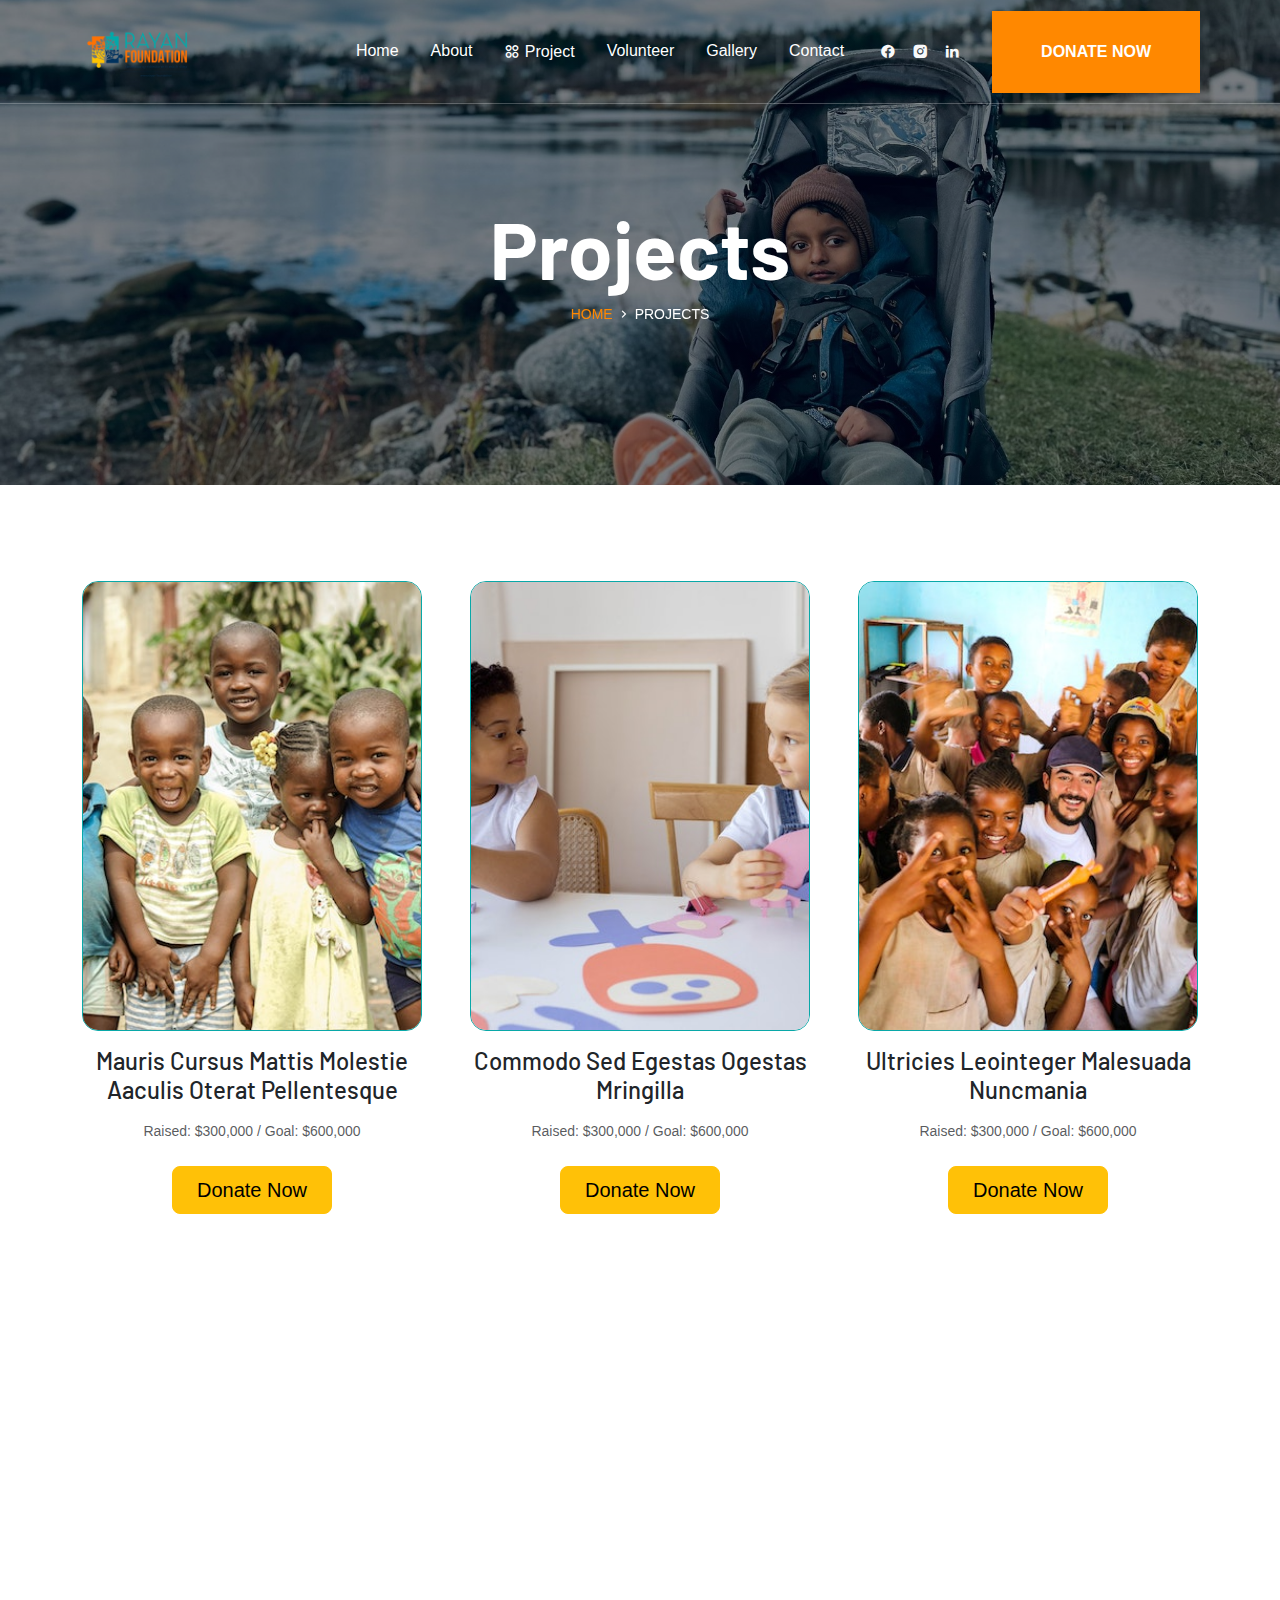
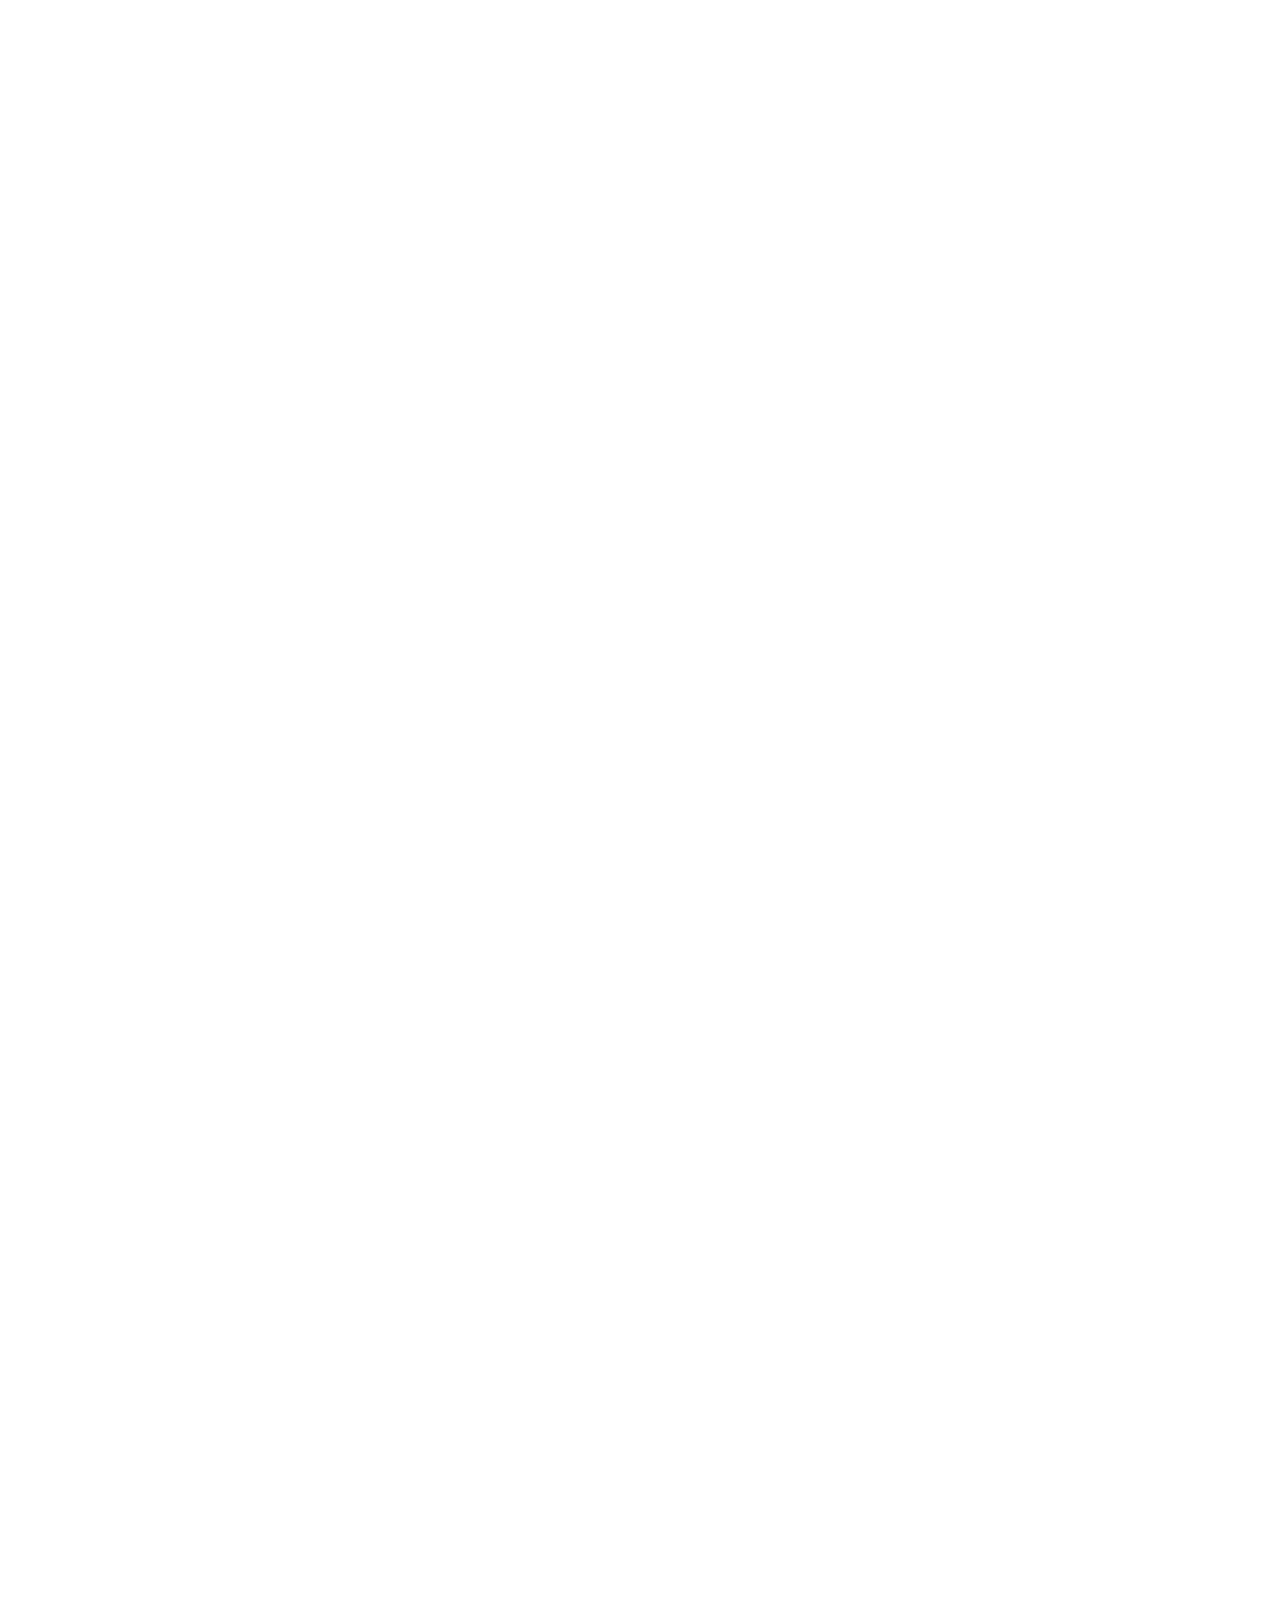
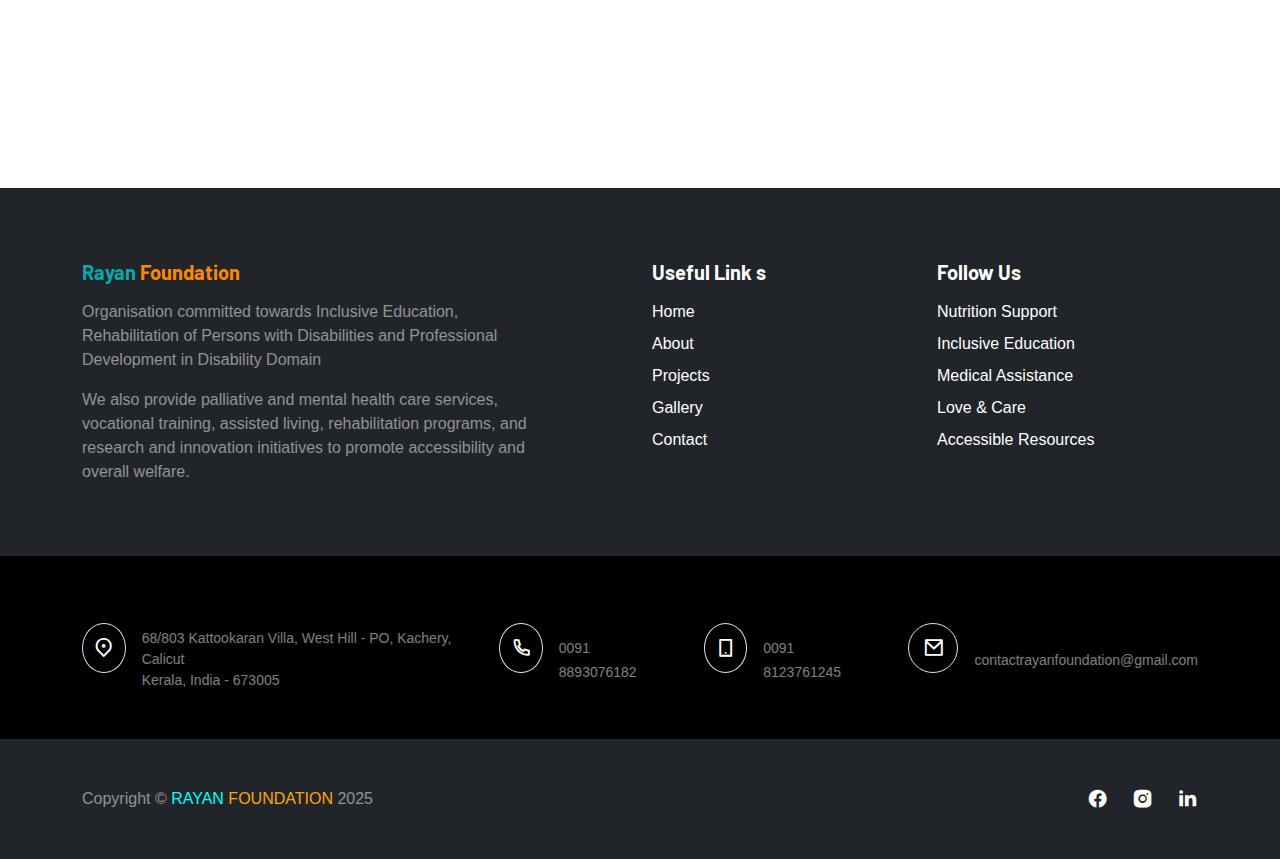
<file: iamosahan.com/wrapbootstrap-pillarix/nonprofitx/projects.html>
<!DOCTYPE html>
<html lang="en">

<!-- Mirrored from iamosahan.com/wrapbootstrap-pillarix/nonprofitx/ by HTTrack Website Copier/3.x [XR&CO'2014], Mon, 12 May 2025 09:20:23 GMT -->

<head>
    <meta charset="UTF-8">
    <meta http-equiv="X-UA-Compatible" content="IE=edge">
    <meta name="viewport" content="width=device-width, initial-scale=1.0">
    <link rel="icon" href="img/rayan/bg.png" type="image/png">
    <title>Projects | Rayan Foundation | Charity & Donation </title>
    <!-- Bootstrap Css -->
    <link rel="stylesheet" href="vender/bootstrap/css/bootstrap.min.css">
    <!-- Icofont Css -->
    <link rel="stylesheet" href="vender/icofont/icofont.min.css">
    <!-- AOS Css -->
    <link rel="stylesheet" href="vender/aos/dist/aos.css">
    <!-- Remix Icons -->
    <link rel="stylesheet" href="vender/remixicon/remixicon.css">
    <!-- Custom Css -->
    <link rel="stylesheet" href="css/style.css">
    <!-- Common Css -->
    <link rel="stylesheet" href="css/common.css">
    <link rel="stylesheet" href="https://cdnjs.cloudflare.com/ajax/libs/font-awesome/5.15.4/css/all.min.css">
</head>

<body>
    <!-- Page loading spinner -->
    <div class="page-loading active">
        <div class="page-loading-inner">
            <div class="page-spinner"></div>
            <span>Loading...</span>
        </div>
    </div>
    <div class="bg-about">
        <nav
            class="navbar osahan-main-nav navbar-expand charity-nav p-4 border-bottom border-white border-opacity-25 py-4 py-lg-0 w-100">
            <div class="container" style="padding: 10px;">
                <div class="position-relative d-flex align-items-center gap-2  site-brand">
                    <a href="index.html"><img src="img/rayan/newLogo.png" alt="" style="height: 65px;"></a>
                </div>
                <div class="collapse navbar-collapse" id="navbarSupportedContent">
                    <div class="d-none d-lg-block ms-auto">
                        <ul class="navbar-nav ms-auto gap-3 me-4">
                            <li class="nav-item">
                                <a href="index.html" class="nav-link py-4"> Home</a>
                            </li>
                            <li class="nav-item"><a href="about.html" class="nav-link  py-4">
                                    About</a></li>
                            <li class="nav-item"><a class="nav-link active py-4"><i class="ri-apps-2-line"></i> Project</a></li>
                            <li class="nav-item"><a href="volunteer.html" class="nav-link py-4">Volunteer</a></li>
                            <li class="nav-item"><a href="gallery.html" class="nav-link py-4">Gallery</a></li>
                            <li class="nav-item"><a href="contact.html" class="nav-link py-4">Contact</a></li>
                        </ul>
                    </div>
                    <div class="d-flex align-items-center gap-3 me-4 ms-1">
                        <a href="https://www.facebook.com/rayanfoundationorg" target="_blank" class="link-light">
                            <i class="ri-facebook-circle-fill"></i>
                        </a>
                        <a href="https://www.instagram.com/rayan.foundation?utm_source=ig_web_button_share_sheet&igsh=ZDNlZDc0MzIxNw=="
                            target="_blank" class="link-light">
                            <i class="ri-instagram-fill"></i>
                        </a>
                        <a href="https://www.linkedin.com/company/rayan-foundation/?viewAsMember=true" target="_blank"
                            class="link-light">
                            <i class="ri-linkedin-fill"></i>
                        </a>
                    </div>
                    <a href="donate.html" class="btn  rounded-0 d-none d-lg-block py-4 px-5 ms-2"
                        style="background-color: rgb(255, 136, 0); color: #fff;"> <span
                            class="py-1 d-inline-block text-uppercase fw-bold">Donate Now</span> </a>
                    <a class="link-light d-lg-none ms-auto" data-bs-toggle="offcanvas" data-bs-target="#sidebar"
                        aria-controls="sidebar"><i class="ri-menu-3-line ri-lg"></i></a>
                </div>
            </div>
        </nav>
        <!-- body -->
        <div class="py-5">
            <div class="container py-5">
                <div class="row justify-content-center pb-5">
                    <div class="col-xl-7 col-lg-8 col-md-9 col-12">
                        <div class="text-center text-white" data-aos="fade-up" data-aos-duration="1500">
                            <h1 class="fw-bold display-1">Projects</h1>
                            <nav class="d-flex align-items-center justify-content-center small">
                                <ol class="breadcrumb gap-1">
                                    <li class="breadcrumb-item"><a href="index.html"
                                            style="color: rgb(255, 136, 0);">HOME</a>
                                    </li>
                                    <li><i class="ri-arrow-right-s-line"></i></li>
                                    <li class="breadcrumb-item" aria-current="page">PROJECTS</li>
                                </ol>
                            </nav>
                        </div>
                    </div>
                </div>
            </div>
        </div>
    </div>
        <div class="py-5">
            <div class="container py-5">
                <div class="row g-5">
                    <div class="col-lg-4 col-md-6 col-12">
                        <div class="card border-0 rounded-0 text-center h-100" data-aos="zoom-in-up" data-aos-duration="1000">
                            <img src="img/projects/project-1.jpg" class="card-img-top rounded-4" alt="project-1">
                            <div class="card-body px-0">
                                <h4 class="card-title pb-2">Mauris Cursus Mattis Molestie Aaculis Oterat Pellentesque</h4>
                                <p class="card-text text-muted small">Raised: $300,000 / Goal: $600,000</p>
                            </div>
                            <div class="card-footer bg-transparent border-0"><a href="#" class="btn btn-warning btn-lg px-4">Donate Now</a></div>
                        </div>
                    </div>
                    <div class="col-lg-4 col-md-6 col-12">
                        <div class="card border-0 rounded-0 text-center h-100" data-aos="zoom-in-up" data-aos-duration="1000">
                            <img src="img/projects/project-2.jpg" class="card-img-top rounded-4" alt="project-2">
                            <div class="card-body px-0">
                                <h4 class="card-title pb-2">Commodo Sed Egestas Ogestas Mringilla</h4>
                                <p class="card-text text-muted small">Raised: $300,000 / Goal: $600,000</p>
                            </div>
                            <div class="card-footer bg-transparent border-0"><a href="#" class="btn btn-warning btn-lg px-4">Donate Now</a></div>
                        </div>
                    </div>
                    <div class="col-lg-4 col-md-6 col-12">
                        <div class="card border-0 rounded-0 text-center h-100" data-aos="zoom-in-up" data-aos-duration="1000">
                            <img src="img/projects/project-3.jpg" class="card-img-top rounded-4" alt="project-3">
                            <div class="card-body px-0">
                                <h4 class="card-title pb-2">Ultricies Leointeger Malesuada Nuncmania</h4>
                                <p class="card-text text-muted small">Raised: $300,000 / Goal: $600,000</p>
                            </div>
                            <div class="card-footer bg-transparent border-0"><a href="#" class="btn btn-warning btn-lg px-4">Donate Now</a></div>
                        </div>
                    </div>
                    <div class="col-lg-4 col-md-6 col-12">
                        <div class="card border-0 rounded-0 text-center h-100" data-aos="zoom-in-up" data-aos-duration="1000">
                            <img src="img/projects/project-4.jpg" class="card-img-top rounded-4" alt="project-4">
                            <div class="card-body px-0">
                                <h4 class="card-title pb-2">Massa Tincidunt Nunc Pulvinar Sapien</h4>
                                <p class="card-text text-muted small">Raised: $300,000 / Goal: $600,000</p>
                            </div>
                            <div class="card-footer bg-transparent border-0"><a href="#" class="btn btn-warning btn-lg px-4">Donate Now</a></div>
                        </div>
                    </div>
                    <div class="col-lg-4 col-md-6 col-12">
                        <div class="card border-0 rounded-0 text-center h-100" data-aos="zoom-in-up" data-aos-duration="1000">
                            <img src="img/projects/project-5.jpg" class="card-img-top rounded-4" alt="project-5">
                            <div class="card-body px-0">
                                <h4 class="card-title pb-2">Quam Idleo Vitae Turpis Massa Tempor</h4>
                                <p class="card-text text-muted small">Raised: $300,000 / Goal: $600,000</p>
                            </div>
                            <div class="card-footer bg-transparent border-0"><a href="#" class="btn btn-warning btn-lg px-4">Donate Now</a></div>
                        </div>
                    </div>
                    <div class="col-lg-4 col-md-6 col-12">
                        <div class="card border-0 rounded-0 text-center h-100" data-aos="zoom-in-up" data-aos-duration="1000">
                            <img src="img/projects/project-6.jpg" class="card-img-top rounded-4" alt="project-6">
                            <div class="card-body px-0">
                                <h4 class="card-title pb-2">Aliquam Semet Tortor Consequat Sundisse</h4>
                                <p class="card-text text-muted small">Raised: $300,000 / Goal: $600,000</p>
                            </div>
                            <div class="card-footer bg-transparent border-0"><a href="#" class="btn btn-warning btn-lg px-4">Donate Now</a></div>
                        </div>
                    </div>
                    <div class="col-lg-4 col-md-6 col-12">
                        <div class="card border-0 rounded-0 text-center h-100" data-aos="zoom-in-up" data-aos-duration="1000">
                            <img src="img/projects/project-7.jpg" class="card-img-top rounded-4" alt="project-7">
                            <div class="card-body px-0">
                                <h4 class="card-title pb-2">Tincidunt Tortor Aliquam Nulla Facilisi</h4>
                                <p class="card-text text-muted small">Raised: $300,000 / Goal: $600,000</p>
                            </div>
                            <div class="card-footer bg-transparent border-0"><a href="#" class="btn btn-warning btn-lg px-4">Donate Now</a></div>
                        </div>
                    </div>
                    <div class="col-lg-4 col-md-6 col-12">
                        <div class="card border-0 rounded-0 text-center h-100" data-aos="zoom-in-up" data-aos-duration="1000">
                            <img src="img/projects/project-8.jpg" class="card-img-top rounded-4" alt="project-8">
                            <div class="card-body px-0">
                                <h4 class="card-title pb-2">Convallis Aenean Tortor Risus Viverra</h4>
                                <p class="card-text text-muted small">Raised: $300,000 / Goal: $600,000</p>
                            </div>
                            <div class="card-footer bg-transparent border-0"><a href="#" class="btn btn-warning btn-lg px-4">Donate Now</a></div>
                        </div>
                    </div>
                    <div class="col-lg-4 col-md-6 col-12">
                        <div class="card border-0 rounded-0 text-center h-100" data-aos="zoom-in-up" data-aos-duration="1000">
                            <img src="img/projects/project-9.jpg" class="card-img-top rounded-4" alt="project-9">
                            <div class="card-body px-0">
                                <h4 class="card-title pb-2">Duis Ultricies Lacussed Turpis Oincidunt</h4>
                                <p class="card-text text-muted small">Raised: $300,000 / Goal: $600,000</p>
                            </div>
                            <div class="card-footer bg-transparent border-0"><a href="#" class="btn btn-warning btn-lg px-4">Donate Now</a></div>
                        </div>
                    </div>
                </div>
            </div>
        </div>
        <!-- volunteer -->
        <div class="bg-volunteer py-5">
            <div class="container py-5">
                <div class="row">
                    <div class="col-lg-6 col-md-8 col-12">
                        <div class="text-white" data-aos="fade-left" data-aos-duration="1500">
                            <p class="fw-bold">Become a volunteer</p>
                            <div class="progress rounded-pill w-15" role="progressbar" aria-label="Example 1px high" aria-valuenow="100" aria-valuemin="0" aria-valuemax="100" style="height: 4px;">
                                <div class="progress-bar bg-warning" style="width: 100%;"></div>
                            </div>
                            <div class="mt-4 mb-5">
                                <h1 class="fw-bold display-4 pb-2">Join us for a better life and beautiful future</h1>
                                <p class="lead">Lorem ipsum dolor sit amet, consectetur adipiscing elit, sed do eiusmod tempor incididunt ut labore et dolore magna aliqua. Dui vivamus arcu felis bibendum ut tristique et egestas quis.</p>
                            </div>
                            <a href="#" class="btn btn-warning btn-lg px-4">Apply Now</a>
                        </div>
                    </div>
                </div>
            </div>
        </div>
        <!-- footer -->
        <footer class="footer bg-dark text-white">
        <!-- footer-top -->
        <div class="footer-top py-5">
            <div class="container py-4">
                <div class="row g-4">
                    <div class="col-lg-6">
                        <div class="me-lg-5 pe-lg-5">
                            <h5 class="fw-bold pb-2"> <span style="color: rgb(9, 168, 168);">Rayan</span> <span
                                    style="color: rgb(255, 136, 0);">Foundation</span></h5>
                            <!-- <p class="text-white-50">Rayan Foundation is committed to inclusive education and the
                                development of people with disabilities. Our vision is to offer inclusive education,
                                early intervention, livelihood support, and rehabilitation services for individuals with
                                disabilities such as autism, cerebral palsy, intellectual disability, multiple
                                disabilities, hearing and vision impairment, as well as similar physical and mental
                                conditions.</p> -->
                            <p class="text-white-50">Organisation committed towards Inclusive Education, Rehabilitation
                                of Persons with Disabilities and Professional Development in Disability Domain</p>
                            <p class="text-white-50 m-0">We also provide palliative and mental health care services,
                                vocational training, assisted living, rehabilitation programs, and research and
                                innovation initiatives to promote accessibility and overall welfare.</p>
                        </div>
                    </div>
                    <div class="col-lg-3"> 
                        <h5 class="fw-bold pb-2">Useful  Link s</h5>
                        <ul class="list-unstyled d-grid gap-2">
                            <li><a>Home</a></li>
                            <li><a>About</a></li>
                            <li><a>Projects</a></li>
                            <li><a>Gallery</a></li>
                            <li><a>Contact</a></li>
                        </ul>
                    </div>
                    <div class="col-lg-3">
                        <h5 class="fw-bold pb-2">Follow Us</h5>
                        <ul class="list-unstyled d-grid gap-2">
                            <li>Nutrition Support</li>
                            <li>Inclusive Education</li>
                            <li>Medical Assistance</li>
                            <li>Love & Care</li>
                            <li>Accessible Resources</li>
                        </ul>
                    </div>
                </div>
            </div>
        </div>

        <!-- footer-bottom -->
        <div class="footer-bottom bg-black pt-5 pb-5">
            <div class="container">
                <div class="row">
                    <div class="col-12">
                        <div
                            class="d-flex flex-column flex-lg-row align-items-start align-items-lg-center justify-content-lg-between gap-4 gap-lg-5">
                            <!-- Address -->
                            <div class="d-flex align-items-center gap-3">
                                <div class="border rounded-circle footer-icon">
                                    <i class="ri-map-pin-2-line ri-lg"></i>
                                </div>
                                <div>
                                    <p class="fw-bold mb-0">Address:</p>
                                    <p class="small mb-0 text-white-50">68/803 Kattookaran Villa, West Hill - PO,
                                        Kachery, Calicut<br>Kerala, India - 673005</p>
                                </div>
                            </div>
                            <!-- Phone -->
                            <div class="d-flex align-items-center gap-3">
                                <div class="border rounded-circle footer-icon">
                                    <i class="ri-phone-line ri-lg"></i>
                                </div>
                                <div>
                                    <p class="fw-bold mb-0">Phone:</p>
                                    <a href="tel:+918893076182" class="small text-white-50">0091 8893076182</a>
                                </div>
                            </div>
                            <!-- Mobile -->
                            <div class="d-flex align-items-center gap-3">
                                <div class="border rounded-circle footer-icon">
                                    <i class="ri-smartphone-line ri-lg"></i>
                                </div>
                                <div>
                                    <p class="fw-bold mb-0">Mobile:</p>
                                    <a href="tel:+918123761245" class="small text-white-50">0091 8123761245</a>
                                </div>
                            </div>
                            <!-- Email -->
                            <div class="d-flex align-items-center gap-3">
                                <div class="border rounded-circle footer-icon">
                                    <i class="ri-mail-line ri-lg"></i>
                                </div>
                                <div>
                                    <p class="fw-bold mb-0">Email:</p>
                                    <a href="mailto:contactrayanfoundation@gmail.com"
                                        class="small text-white-50">contactrayanfoundation@gmail.com</a>
                                </div>
                            </div>
                        </div>
                    </div>
                </div>
            </div>
        </div>



        <!-- footer-end -->
        <div class="footer-end py-5 bg-dark">
            <div class="container">
                <div class="row align-items-center justify-content-between">
                    <div class="col-auto">
                        <p class="text-center m-0 text-white-50">Copyright © <a class="text-white"
                                href="https://rayan.foundation"><span style="color: aqua;">RAYAN</span>
                                <span style="color: orange;">FOUNDATION</span></a> 2025</p>
                    </div>
                    <div class="col-auto">
                        <div class="d-flex align-items-center gap-4">
                            <a href="https://www.facebook.com/rayanfoundationorg" target="_blank" class="text-white">
                                <i class="ri-facebook-circle-fill ri-lg"></i>
                            </a>
                            <!-- Twitter link removed (optional, or replace with a real one) -->
                            <a href="https://www.instagram.com/rayan.foundation?utm_source=ig_web_button_share_sheet&igsh=ZDNlZDc0MzIxNw=="
                                target="_blank" class="text-white">
                                <i class="ri-instagram-fill ri-lg"></i>
                            </a>
                            <a href="https://www.linkedin.com/company/rayan-foundation/?viewAsMember=true"
                                target="_blank" class="text-white">
                                <i class="ri-linkedin-fill ri-lg"></i>
                            </a>
                            <!-- YouTube link removed (optional, or replace with a real one) -->
                        </div>
                    </div>

                </div>
            </div>
        </div>
    </footer>

    <!-- Sidebar Offcanvas -->
    <div class="offcanvas offcanvas-start" data-bs-backdrop="static" tabindex="-1" id="sidebar">
        <div class="offcanvas-header d-flex justify-content-between">
            <div class="position-relative d-flex align-items-center gap-2 site-brand">
                <img src="img/rayan/bg.png" alt="" style="height: 85px;">
            </div>
            <a data-bs-dismiss="offcanvas" aria-label="Close"><i class="ri-close-line ri-lg"></i></a>
        </div>
        <div class="offcanvas-body">
            <div class="sidebar-nav">
                <ul class="navbar-nav justify-content-start align-items-start flex-grow-1">
                    <li class="nav-item">
                        <a class="nav-link active py-4"><i class="ri-apps-2-line"></i> Home</a>
                    </li>
                    <li class="nav-item"><a href="about.html" class="nav-link py-4">About</a></li>
                    <li class="nav-item"><a href="projects.html" class="nav-link py-4">Project</a></li>
                    <li class="nav-item"><a href="gallery.html" class="nav-link py-4">Gallery</a></li>
                    <li class="nav-item"><a href="volunteer.html" class="nav-link py-4">Volunteer</a></li>


                    <li class="nav-item"><a class="nav-link py-4">Contact</a></li>

                    <a class="btn btn-warning rounded-0 p-0  d-lg-block py-4 px-5 ms-2"> <span
                            class="py-1 d-inline-block text-uppercase fw-bold">Donate Now</span> </a>
                </ul>
            </div>
        </div>
    </div>
    <!-- Video Modal -->
    <div class="modal fade" id="videoModal" tabindex="-1" aria-labelledby="videoModalLabel" aria-hidden="true">
        <div class="modal-dialog modal-dialog-centered modal-xl">
            <div class="modal-content bg-transparent border-0 rounded-0">
                <div class="modal-header d-flex justify-content-end border-0 py-0">
                    <a class="link-light" data-bs-dismiss="modal" aria-label="Close"><i
                            class="ri-close-fill ri-2x"></i></a>
                </div>
                <div class="modal-body px-5">
                    <div class="ratio ratio-16x9">
                        <iframe src="https://www.youtube.com/embed/gu-HhgJ7vfM?si=egwKhEDMVeXg3IuJ"
                            title="YouTube video player" frameborder="0"
                            allow="accelerometer; autoplay; clipboard-write; encrypted-media; gyroscope; picture-in-picture; web-share"
                            allowfullscreen></iframe>
                    </div>
                </div>
            </div>
        </div>
    </div>

    <!-- Bootsrap Bundle Js -->
    <script data-cfasync="false" src="../../cdn-cgi/scripts/5c5dd728/cloudflare-static/email-decode.min.js"></script>
    <script src="vender/bootstrap/js/bootstrap.bundle.min.js"></script>
    <!-- Jquery Js -->
    <script src="vender/jquery/jquery-3.6.4.min.js"></script>
    <!-- AOS Js -->
    <script src="vender/aos/dist/aos.js"></script>
    <!-- Custom Js -->
    <script src="js/script.js"></script>
</body>


</html>
</file>
<file: iamosahan.com/wrapbootstrap-pillarix/nonprofitx/css/style.css>
/*
Template Name: Nonprofitx | Charity & Donation Website Template
Author: Pillarix
Author URI: https://wrapbootstrap.com/user/pillarix
Version: 1.0
*/
/*
-- Body
-- Custom Classes
-- Side Navbar
-- Index 
-- Projects
-- About
-- Volunteer
-- Contact
-- Post-1
-- Post-2
-- Post-3
-- Admin
-- Footer
*/
@import url("https://fonts.googleapis.com/css2?family=Barlow:wght@100;200;300;400;500;600;700;800&amp;family=DM+Sans:opsz,wght@9..40,100;9..40,200;9..40,300;9..40,400;9..40,500;9..40,600&amp;family=Homemade+Apple&amp;display=swap");

/* Body */
body {
  font-family: "DM Sans", sans-serif;
  overflow-x: hidden;
}

.h1,
.h2,
.h3,
.h4,
.h5,
.h6,
h1,
h2,
h3,
h4,
h5,
h6 {
  font-family: "Barlow", sans-serif;
}

p {
  color: #000000b9;
}

.handwriting-font {
  font-family: "Homemade Apple", cursive;
}

a {
  text-decoration: none;
  color: #1b1b1b;
}

a:hover {
  color: rgb(255, 136, 0);
}

/* Custom Classes */
.charity-nav a.nav-link {
  padding-top: 29px !important;
  padding-bottom: 29px !important;
  color: #ffffff !important;
}

.w-15 {
  width: 15% !important;
}

/* Side Navbar */
.sidebar-nav .nav-link .active {
  color: rgb(255, 136, 0);
}

/* Index */
.bg-homepage {
  background-image: linear-gradient(rgba(0, 0, 0, 0.5), rgba(0, 0, 0, 0.8)),
    url(../img/rayan/bn-1.jpg);
  background-position: top;
  background-repeat: no-repeat;
  background-size: cover;
}

.provide-img {
  width: 50px;
}

.provide {
  margin-top: -8rem;
}

.school-video {
  background-image: linear-gradient(rgba(0, 0, 0, 0.5), rgba(0, 0, 0, 0.5)),
    url(../img/school.jpg);
  background-position: center;
  background-repeat: no-repeat;
  background-size: cover;
  height: 750px;
}

/* Projects */

/* About */
.bg-about {
  background-image: linear-gradient(rgba(0, 0, 0, 0.5), rgba(0, 0, 0, 0.5)),
    url(../img/rayan/bn-2.jpg);
  background-position: center;
  background-repeat: no-repeat;
  background-size: cover;
}

.work-img {
  width: 70px;
}

/* Contact */
.bg-contact {
  background-image: linear-gradient(rgba(0, 0, 0, 0.5), rgba(0, 0, 0, 0.5)),
    url(../img/bg-contact.jpg);
  background-position: center;
  background-repeat: no-repeat;
  background-size: cover;
}

/* Post-1 */
.bg-post-1 {
  background-image: linear-gradient(rgba(0, 0, 0, 0.5), rgba(0, 0, 0, 0.5)),
    url(../img/post/post-1.html);
  background-position: top;
  background-repeat: no-repeat;
  background-size: cover;
}

.b-icon {
  height: 25px;
  width: 25px;
  display: flex;
  align-items: center;
  justify-content: center;
}

/* Post-2 */
.bg-post-2 {
  background-image: linear-gradient(rgba(0, 0, 0, 0.5), rgba(0, 0, 0, 0.5)),
    url(../img/post/post-2.html);
  background-position: top;
  background-repeat: no-repeat;
  background-size: cover;
}

/* Post-3 */
.bg-post-3 {
  background-image: linear-gradient(rgba(0, 0, 0, 0.5), rgba(0, 0, 0, 0.5)),
    url(../img/post/post-3.html);
  background-position: top;
  background-repeat: no-repeat;
  background-size: cover;
}

.comment-img {
  width: 60px;
}

/* Admin */
.icon-sm {
  height: 30px;
  width: 30px;
  display: flex;
  align-items: center;
  justify-content: center;
}

/* Footer */
.social-icon {
  height: 35px;
  width: 35px;
  display: flex;
  align-items: center;
  justify-content: center;
}

.footer-icon {
  width: 50px;
  height: 50px;
  display: flex;
  align-items: center;
  justify-content: center;
}

footer .footer-top a {
  color: #6c757d;
}

footer .footer-top a:hover {
  color: rgb(255, 136, 0);
}

footer .footer-top .social-icon {
  border: 1px solid #6c757d;
}

footer .footer-top .social-icon:hover {
  border: 1px solid rgb(255, 136, 0);
}

/* Initial navbar style */
#mainNavbar {
  background: rgba(255, 255, 255, 0.95);
  box-shadow: 0 2px 10px rgba(0, 0, 0, 0.1);
}

/* Scrolled navbar style */
#mainNavbar.scrolled {
  background: rgba(255, 255, 255, 0.98);
  box-shadow: 0 4px 15px rgba(0, 0, 0, 0.15);
  padding-top: 15px;
  padding-bottom: 15px;
}

#mainNavbar.scrolled img {
  height: 50px !important;
  transition: all 0.3s ease;
}

#mainNavbar .nav-link {
  color: #333 !important;
  font-weight: 500;
  position: relative;
}

#mainNavbar .nav-link.active {
  color: rgb(9, 168, 168) !important;
}

#mainNavbar .nav-link:after {
  content: "";
  position: absolute;
  width: 0;
  height: 2px;
  bottom: 30px;
  left: 0;
  background-color: rgb(255, 136, 0);
  transition: width 0.3s ease;
}

#mainNavbar .nav-link:hover:after {
  width: 100%;
}

.industry-card:hover {
  transform: translateY(-5px);
  box-shadow: 0 10px 25px rgba(0, 0, 0, 0.1) !important;
}

.carousel-control-prev-icon,
.carousel-control-next-icon {
  background-color: rgba(9, 168, 168, 0.8);
  border-radius: 50%;
  width: 40px;
  height: 40px;
  background-size: 60%;
}

.button-group {
  display: flex;
  align-items: center;
  justify-content: center;
  gap: 1.2rem;
  margin-top: 2rem;
  flex-wrap: wrap;
}

.custom-button {
  padding: 0.9rem 2rem;
  font-size: 1.1rem;
  font-weight: 600;
  border: none;
  text-decoration: none;
  color: #fff;
  text-align: center;
  cursor: pointer;
  box-shadow: 0 8px 16px rgba(0, 0, 0, 0.1);
  background-size: 200% auto;
  transition: all 0.35s ease;
  flex: 1 0 auto;
  white-space: nowrap;
}

.custom-button:hover {
  transform: scale(1.05);
  box-shadow: 0 12px 24px rgba(0, 0, 0, 0.15);
  color: #000;
}

.join-button {
  background-image: linear-gradient(to right, #ff8c00, #ffa500);
}

.learn-button {
  background-image: linear-gradient(to right, #00c9c9, #0099a8);
}

@media (max-width: 576px) {
  .button-group {
    display: flex;
    gap: 0.75rem;
  }

  .provide {
    margin-top: -6rem;
  }
}

.gallery-item {
  aspect-ratio: 3/4; /* Stands tall like a portrait */
  transition: transform 0.3s ease;
  cursor: pointer;
  border: 2px solid #f1f1f1;
  background-color: #fff;
}

.gallery-item:hover {
  transform: scale(1.03);
  box-shadow: 0 8px 20px rgba(0, 0, 0, 0.2);
}

.gallery-img {
  border-radius: 16px;
  object-fit: cover;
}

/* Lightbox styles */
.lightbox {
  display: none;
  position: fixed;
  z-index: 1050;
  padding-top: 60px;
  left: 0;
  top: 0;
  width: 100%;
  height: 100%;
  overflow: auto;
  background-color: rgba(0, 0, 0, 0.9);
  text-align: center;
}

.lightbox-img {
  max-width: 90%;
  max-height: 80vh;
  margin: auto;
}

.close-lightbox {
  position: absolute;
  top: 30px;
  right: 45px;
  color: #fff;
  font-size: 40px;
  font-weight: bold;
  cursor: pointer;
}

.prev,
.next {
  cursor: pointer;
  position: absolute;
  top: 50%;
  font-size: 50px;
  color: white;
  padding: 16px;
  transform: translateY(-50%);
  user-select: none;
}

.prev {
  left: 0;
}
.next {
  right: 0;
}

@media (max-width: 768px) {
  .gallery-item {
    aspect-ratio: 3/4;
  }
}

.card-img-top {
  height: 450px; /* or any fixed height you want */
  object-fit: cover;
  width: 100%;
  border-radius: 5px; /* optional: keep rounded edges */
  border: 1px solid rgb(9, 168, 168);
}

@media (max-width: 768px) {
  .card-img-top {
    height: 400px;
  }
}

@media (max-width: 576px) {
  .card-img-top {
    height: 400px;
  }
}

/* Responsive Header */
.donation-header {
  background: linear-gradient(135deg, rgb(9, 168, 168), rgb(9, 168, 168));
  color: white;
  padding: 2rem 1rem;
  text-align: center;
  position: relative;
  overflow: hidden;
}

.donation-header__content {
  max-width: 800px;
  margin: 0 auto;
  position: relative;
  z-index: 2;
}

.donation-header__logo {
  max-width: 120px;
  margin-bottom: 1rem;
}

.donation-header__title {
  font-size: 2.2rem;
  margin: 0 0 0.5rem;
}

.donation-header__subtitle {
  font-size: 1.2rem;
  opacity: 0.9;
  max-width: 700px;
  margin: 0 auto;
}

.donation-header__pattern {
  position: absolute;
  top: 0;
  left: 0;
  width: 100%;
  height: 100%;
  opacity: 0.1;
  background-image: url("[data-uri]");
  z-index: 1;
}

/* Main Container */
.donation-container {
  max-width: 1200px;
  margin: 0 auto;
  padding: 2rem 1rem;
}

/* Section Title */
.section-title {
  text-align: center;
  color: rgb(9, 168, 168);
  margin-bottom: 2rem;
  font-size: 1.8rem;
}

/* General Donation - Full Width */
.general-donation-section {
  margin-bottom: 3rem;
}

.general-donation-card {
  max-width: 600px;
  margin: 0 auto;
  border: 1px solid #e0e0e0;
  border-radius: 10px;
  overflow: hidden;
  box-shadow: 0 3px 10px rgba(0, 0, 0, 0.1);
  transition: transform 0.3s ease;
}

.general-donation-card:hover {
  transform: translateY(-5px);
}

/* Specialized Programs Grid */
.specialized-programs {
  margin-top: 3rem;
}

.programs-grid {
  display: grid;
  grid-template-columns: repeat(auto-fit, minmax(300px, 1fr));
  gap: 2rem;
  margin-bottom: 3rem;
}

/* General Donation Card */
.donation-card {
  border: 1px solid #e0e0e0;
  border-radius: 10px;
  overflow: hidden;
  box-shadow: 0 3px 10px rgba(0, 0, 0, 0.1);
  transition: transform 0.3s ease;
}

.donation-card:hover {
  transform: translateY(-5px);
}

.donation-card__header {
  background-color: rgb(9, 168, 168);
  color: white;
  padding: 1.2rem;
  text-align: center;
}

.donation-card__title {
  margin: 0;
  font-size: 1.4rem;
}

.donation-card__body {
  padding: 1.5rem;
}

.donation-card__description {
  margin-bottom: 1.5rem;
  color: #555;
}

/* NAP Special Cards */
.nap-card {
  border: 2px solid rgb(255, 136, 0);
  position: relative;
  overflow: hidden;
}

.nap-card__header {
  background-color: rgb(255, 136, 0);
}

.nap-card__ribbon {
  position: absolute;
  top: 15px;
  right: -30px;
  background-color: rgb(255, 136, 0);
  color: white;
  padding: 0.3rem 2rem;
  transform: rotate(45deg);
  font-size: 0.8rem;
  font-weight: bold;
  width: 120px;
  text-align: center;
}

/* Amount Options */
.amount-options {
  display: grid;
  grid-template-columns: repeat(2, 1fr);
  gap: 0.8rem;
  margin-bottom: 1.5rem;
}

.amount-option {
  background: #f8f9fa;
  border: 1px solid #ddd;
  border-radius: 5px;
  padding: 0.8rem;
  text-align: center;
  cursor: pointer;
  transition: all 0.2s;
}

.amount-option:hover,
.amount-option--selected {
  background: rgb(9, 168, 168);
  color: white;
  border-color: rgb(9, 168, 168);
}

.amount-option__amount {
  font-weight: bold;
  font-size: 1.1rem;
}

.amount-option__label {
  font-size: 0.8rem;
  opacity: 0.8;
}

/* Custom Amount */
.custom-amount-group {
  margin-bottom: 1.5rem;
}

.custom-amount-label {
  display: block;
  margin-bottom: 0.5rem;
  color: #555;
}

.custom-amount-input {
  width: 100%;
  padding: 0.8rem;
  border: 1px solid #ddd;
  border-radius: 5px;
  font-size: 1rem;
}

/* Donate Button */
.donate-button {
  display: block;
  width: 100%;
  padding: 1rem;
  background-color: rgb(255, 136, 0);
  color: white;
  border: none;
  border-radius: 5px;
  font-size: 1.1rem;
  font-weight: bold;
  cursor: pointer;
  transition: background-color 0.3s;
}

.donate-button:hover {
  background-color: rgb(9, 168, 168);
}

/* Section Divider */
.section-divider {
  text-align: center;
  margin: 3rem 0 2rem;
  position: relative;
}

.section-divider::before {
  content: "";
  position: absolute;
  top: 50%;
  left: 0;
  right: 0;
  height: 1px;
  background-color: #e0e0e0;
  z-index: 1;
}

.section-divider__text {
  background: white;
  padding: 0 2rem;
  color: #666;
  font-size: 1.1rem;
  position: relative;
  z-index: 2;
}

/* Payment Methods */
.payment-methods {
  text-align: center;
  margin-top: 3rem;
  padding: 2rem;
  background-color: #f9f9f9;
  border-radius: 10px;
}

.payment-methods__title {
  margin-bottom: 1rem;
  color: #555;
}

.payment-methods__logo {
  height: 40px;
  margin: 0.5rem;
}

.security-badge {
  font-size: 0.9rem;
  color: #7f8c8d;
  margin-top: 1rem;
}

/* Responsive Adjustments */
@media (max-width: 768px) {
  .donation-header__title {
    font-size: 1.8rem;
  }

  .donation-header__subtitle {
    font-size: 1rem;
  }

  .amount-options {
    grid-template-columns: 1fr;
  }

  .programs-grid {
    grid-template-columns: 1fr;
  }
}

@keyframes bounceAttention {
  0%,
  100% {
    transform: translateY(0);
  }
  50% {
    transform: translateY(-6px);
  }
}

@keyframes pulse {
  0% {
    transform: scale(1);
  }
  50% {
    transform: scale(1.05);
  }
  100% {
    transform: scale(1);
  }
}

.donate-fixed-btn {
  position: fixed;
  bottom: 50px;
  left: 20px;
  background: linear-gradient(135deg, rgb(255, 136, 0), rgb(9, 168, 168));
  color: #fff;
  padding: 12px 25px;
  font-size: 16px;
  font-weight: bold;
  border: none;
  box-shadow: 0 4px 12px rgba(0, 0, 0, 0.2);
  text-decoration: none;
  z-index: 9999;
  animation: bounceAttention 2s infinite;
  transition: all 0.3s ease;
}

.donate-fixed-btn:hover {
  color: #000;
  background: linear-gradient(135deg, rgb(255, 150, 50), rgb(0, 180, 180));
  animation: pulse 1s infinite;
  box-shadow: 0 8px 20px rgba(0, 0, 0, 0.3);
}

.bg-warning-subtle {
  background: linear-gradient(
    135deg,
    rgba(255, 136, 0, 0.379),
    rgba(9, 168, 168, 0.429)
  );
}

.cntct-form {
  max-width: 1300px;
  margin: 4rem auto;
  padding: 6.5rem;
  background: white;
  border-radius: 16px;
  box-shadow: 0 15px 40px rgba(9, 168, 168, 0.15);
  position: relative;
  overflow: hidden;
  font-family: "Poppins", sans-serif;
}

.cntct-form::before {
  content: "";
  position: absolute;
  top: 0;
  left: 0;
  width: 100%;
  height: 8px;
  background: linear-gradient(90deg, rgb(255, 136, 0), rgb(9, 168, 168));
}

.cntct-form__header {
  text-align: center;
  margin-bottom: 2.5rem;
}

.cntct-form__title {
  font-size: 2.2rem;
  color: rgb(9, 168, 168);
  margin-bottom: 0.5rem;
  font-weight: 700;
  position: relative;
  display: inline-block;
}

.cntct-form__title::after {
  content: "";
  position: absolute;
  bottom: -10px;
  left: 50%;
  transform: translateX(-50%);
  width: 60px;
  height: 4px;
  background: rgb(255, 136, 0);
  border-radius: 2px;
}

.cntct-form__subtitle {
  color: #666;
  font-size: 1.1rem;
  max-width: 600px;
  margin: 0 auto;
  line-height: 1.6;
}

.cntct-form__grid {
  grid-template-columns: repeat(auto-fit, minmax(300px, 1fr));
}

.cntct-form__group {
  position: relative;
  margin-bottom: 1rem;
}

.cntct-form__label {
  display: block;
  margin-bottom: 0.8rem;
  color: #444;
  font-weight: 500;
  font-size: 0.95rem;
  transition: all 0.3s ease;
}

.cntct-form__input,
.cntct-form__textarea {
  width: 100%;
  padding: 14px 18px;
  border: 2px solid #e0e0e0;
  border-radius: 10px;
  font-size: 1rem;
  transition: all 0.3s ease;
  background-color: #f9f9f9;
  font-family: "Poppins", sans-serif;
}

.cntct-form__input:focus,
.cntct-form__textarea:focus {
  outline: none;
  border-color: rgb(9, 168, 168);
  background-color: white;
  box-shadow: 0 0 0 4px rgba(9, 168, 168, 0.1);
}

.cntct-form__textarea {
  min-height: 160px;
  resize: vertical;
}

.cntct-form__submit {
  background: linear-gradient(135deg, rgb(255, 136, 0), rgb(9, 168, 168));
  color: white;
  border: none;
  padding: 16px 32px;
  border-radius: 10px;
  font-size: 1.1rem;
  font-weight: 600;
  cursor: pointer;
  transition: all 0.4s ease;
  display: block;
  width: 100%;
  max-width: 300px;
  margin: 2rem auto 0;
  text-transform: uppercase;
  letter-spacing: 1px;
  box-shadow: 0 6px 20px rgba(255, 136, 0, 0.3);
  position: relative;
  overflow: hidden;
}

.cntct-form__submit:hover {
  transform: translateY(-3px);
  box-shadow: 0 10px 25px rgba(255, 136, 0, 0.4);
}

.cntct-form__submit::before {
  content: "";
  position: absolute;
  top: 0;
  left: -100%;
  width: 100%;
  height: 100%;
  background: linear-gradient(
    90deg,
    transparent,
    rgba(255, 255, 255, 0.2),
    transparent
  );
  transition: 0.5s;
}

.cntct-form__submit:hover::before {
  left: 100%;
}

/* Floating Label Effect */
.cntct-form__group--floating {
  position: relative;
  margin-top: 1.2rem;
}

.cntct-form__group--floating .cntct-form__input {
  padding: 20px 18px 8px;
}

.cntct-form__group--floating .cntct-form__label {
  position: absolute;
  top: 18px;
  left: 18px;
  margin-bottom: 0;
  color: #888;
  font-size: 1rem;
  pointer-events: none;
  transition: all 0.3s ease;
}

.cntct-form__group--floating .cntct-form__input:focus + .cntct-form__label,
.cntct-form__group--floating
  .cntct-form__input:not(:placeholder-shown)
  + .cntct-form__label {
  top: 6px;
  left: 18px;
  font-size: 0.75rem;
  color: rgb(9, 168, 168);
}

/* Error Styling */
.cntct-form__error {
  color: #ff4757;
  font-size: 0.8rem;
  margin-top: 0.5rem;
  display: none;
}

.cntct-form__group.has-error .cntct-form__input,
.cntct-form__group.has-error .cntct-form__textarea {
  border-color: #ff4757;
}

.cntct-form__group.has-error .cntct-form__error {
  display: block;
}

/* Success Message */
.cntct-form__success {
  display: none;
  text-align: center;
  padding: 1.5rem;
  background-color: rgba(46, 213, 115, 0.1);
  border-radius: 10px;
  margin-top: 1.5rem;
  color: #2ed573;
  border: 1px solid #2ed573;
  animation: fadeIn 0.5s ease-out;
}

/* Loading State */
.cntct-form__submit.loading {
  color: transparent;
  pointer-events: none;
}

.cntct-form__submit.loading::after {
  content: "";
  position: absolute;
  top: 50%;
  left: 50%;
  transform: translate(-50%, -50%);
  width: 22px;
  height: 22px;
  border: 3px solid rgba(255, 255, 255, 0.3);
  border-top-color: white;
  border-radius: 50%;
  animation: spin 1s linear infinite;
}

/* Animations */
@keyframes fadeIn {
  from {
    opacity: 0;
    transform: translateY(10px);
  }
  to {
    opacity: 1;
    transform: translateY(0);
  }
}

@keyframes spin {
  to {
    transform: translate(-50%, -50%) rotate(360deg);
  }
}

/* Responsive Design */
@media (max-width: 768px) {
  .cntct-form {
    padding: 2rem 1.5rem;
    margin: 3rem auto;
  }

  .cntct-form__title {
    font-size: 1.8rem;
  }

  .cntct-form__submit {
    max-width: 100%;
    padding: 14px;
  }
}

@media (max-width: 480px) {
  .cntct-form {
    padding: 1.8rem 1.2rem;
    border-radius: 12px;
  }

  .cntct-form__title {
    font-size: 1.5rem;
  }

  .cntct-form__subtitle {
    font-size: 1rem;
  }

  .cntct-form__input,
  .cntct-form__textarea {
    padding: 12px 15px;
  }
}
</file>
<file: iamosahan.com/wrapbootstrap-pillarix/nonprofitx/css/common.css>
/*
Template Name: Nonprofitx | Charity & Donation Website Template
Author: Pillarix
Author URI: https://wrapbootstrap.com/user/pillarix
Version: 1.0
*/
/*
-- Body
-- Custom Classes
-- Nav
-- Back To Top
-- Sidebar
-- Page Loading
*/

/* Body */
@import url("../../../../cdn.jsdelivr.net/npm/bootstrap-icons%401.11.2/font/bootstrap-icons.min.css");

body{
  overflow-x: hidden;
}
a{
  -webkit-transition: all 0.3s ease 0s;
    -moz-transition: all 0.3s ease 0s;
    -o-transition: all 0.3s ease 0s;
    transition: all 0.3s ease 0s;
}

/* Custom Classes */
.text-purple{
	color: #212529 !important;
}
.btn-theme {
	padding: 10px 25px !important;
}
.btn-purple{
	background-color: #212529;
	color: #ffffff;
	border: 1px solid #212529;
}
.btn-purple:hover, .btn-purple:focus, .btn-outline-purple:hover {
	background-color: #212529;
	color: #ffffff;
	border: 1px solid #212529;
}
.btn-outline-purple{
	color: #212529;
	border: 1px solid #212529;
}
.bg-purple{
	background-color: #212529;
}
.purple-tab .nav-link {
	color: #212529;
}
.bg-opacity-purple {
	background: rgb(139 61 255 / 8%);
}
.shadow {
  box-shadow: 0 10px 40px 0 rgba(47,47,47,.1) !important;
}
.transition-3d-hover {
  transition: all 0.2s ease-in-out;
}
.transition-3d-hover:hover {
  -webkit-transform: translateY(-3px);
  transform: translateY(-3px);
}
.osahan-dropdown-box {
  background-image: url("../img/bg.html") !important;
  background-size: cover;
  background-repeat: no-repeat;
}
.card-osahan-demo .card-img-top {
  border-radius: 18px 0 0 0 !important;
  border-right: 0px !important;
  border-bottom: 0px !important;
}
.card-osahan-demo{
  transition: all .35s;
  -webkit-transition: all .35s;
  -moz-transition: all .35s;
}
.card-osahan-demo:hover {
  box-shadow:0px 0px 40px 10px rgba(0,0,0,0.05);
  transform: translateY(-10px);
}

/* Nav */
.osahan-main-nav{
	-webkit-transition: all .5s;
  -moz-transition: all .5s;
  transition: all .5s;
}
.osahan-main-nav.fixed-top{
  background-color: #ffffff;
  box-shadow: 0px 10px 15px rgba(0,0,0,0.04);
}
.navbar-nav .dropdown-menu {
  box-shadow: 0px 24px 21px rgb(0 0 0 / 11%) !important;
}
.dropdown:hover>.dropdown-menu {
  display: block;
  animation: dropdown-show 0.25s cubic-bezier(0.68, -0.55, 0.265, 1.55);
}
@keyframes dropdown-show {
  from {
    opacity: 0;
    transform: scale(0.9);
  }
  to {
    opacity: 1;
    transform: scale(1);
  }
}
.dropdown-menu:hover .dropdown-item{
  opacity: 0.6;
}
.dropdown-menu .dropdown-item:hover{
  opacity: unset;
  font-weight: 500;
}
.dropdown-item{
  transition: all 0.2s ease-in-out;
  padding-right: 40px;
}
.dropdown-item:hover{
  -webkit-transform: translateX(3px);
  transform: translateX(3px);
}
.dropdown-item:after {
  content: "\ea6c";
  font-family: remixicon!important;
  font-style: normal;
  position: absolute;
  right: 0;
  font-size: 14px;
  line-height: 24px;
  opacity: 0;
  -webkit-transition: all 0.3s ease 0s;
  -moz-transition: all 0.3s ease 0s;
  -o-transition: all 0.3s ease 0s;
  transition: all 0.3s ease 0s;
}
.dropdown-item:hover:after{
  opacity: unset;
  -webkit-transition: all 0.3s ease 0s;
  -moz-transition: all 0.3s ease 0s;
  -o-transition: all 0.3s ease 0s;
  transition: all 0.3s ease 0s;
}
.dropdown-item {
  position: relative;
}
.single-dropdown-nav .dropdown-menu {
  border: none;
  border-radius: 11px;
  padding: 14px 22px 14px 14px;
  min-width: 270px;
}
.single-dropdown-nav .dropdown-menu .dropdown-item {
  padding: 7px 40px 7px 14px;
  border-radius: 6px;
}
.single-dropdown-nav .dropdown-menu .dropdown-item::after {
  right: 11px;
}
.site-brand  small {
	font-size: 11px;
	letter-spacing: 0.1px;
}
.site-brand .fw-bold {
	line-height: 20px;
}
.site-brand .lh-1 {
  line-height: 12px !important;
}
.osahan-dropdown-box p.lead.mb-5 {
  font-size: 13px;
  margin-bottom: 29px !important;
}
.osahan-dropdown-box  a.btn {
  padding: 10px 23px !important;
  border-radius: 32px;
  font-size: 14px;
  background: #000;
  border: none;
}
.osahan-dropdown-box  h1.text-primary {
  font-size: 25px;
  color: #000 !important;
}
.osahan-dropdown-box h5.text-dark {
  font-size: 15px;
  opacity: 0.7;
  margin-top: 30px !important;
}

/* Back To Top */
#back-to-top {
  display: none;
  position: fixed;
  bottom: 20px;
  right: 20px;
  box-shadow: 0 10px 40px 0 rgba(47,47,47,.1) !important;
  background-color: rgb(9, 168, 168);
  color: #ffffff;
  width: 50px;
  border-radius: 100px;
  cursor: pointer;
  height: 50px;
  border: 3px solid rgb(255, 150, 50);
  text-transform: uppercase;
  font-weight: bold;
  font-size: 14px;
}
#back-to-top:hover {
  box-shadow: 0 10px 40px 0 rgba(47,47,47,.1) !important;
  background-color: rgb(255, 150, 50);
  color: rgb(0, 0, 0);
  border: 3px solid rgb(9, 168, 168);
}

/* Sidebar */
#sidebar .offcanvas-header .link-light {
  color: #000 !important;
}
#sidebar .offcanvas-body .nav-item .nav-link {
  text-align: center;
  padding: 15px 20px !important;
}
#sidebar .offcanvas-body .nav-item.dropdown {
  position: unset !important;
}
#sidebar .offcanvas-body .dropdown-menu {
  position: relative !important;
  transform: unset !important;
  box-shadow: none !important;
}
#sidebar .offcanvas-body .dropdown-menu .dropdown-mega-content .col-lg-3 {
  border: none !important;
  padding: 15px 15px !important;
  text-align: center;
}

/* Page Loading */
.page-loading {
  position: fixed;
  top: 0;
  right: 0;
  bottom: 0;
  left: 0;
  width: 100%;
  height: 100%;
  -webkit-transition: all .4s .2s ease-in-out;
  transition: all .4s .2s ease-in-out;
  background-color: #fff;
  opacity: 0;
  visibility: hidden;
  z-index: 9999;
}
[data-bs-theme="dark"] .page-loading {
  background-color: #121519;
}
.page-loading.active {
  opacity: 1;
  visibility: visible;
}
.page-loading-inner {
  position: absolute;
  top: 50%;
  left: 0;
  width: 100%;
  text-align: center;
  -webkit-transform: translateY(-50%);
  transform: translateY(-50%);
  -webkit-transition: opacity .2s ease-in-out;
  transition: opacity .2s ease-in-out;
  opacity: 0;
}
.page-loading.active > .page-loading-inner {
  opacity: 1;
}
.page-loading-inner > span {
  display: block;
  font-family: "Inter", sans-serif;
  font-size: 1rem;
  font-weight: normal;
  color: #6f788b;
}
[data-bs-theme="dark"] .page-loading-inner > span {
  color: #fff;
  opacity: .6;
}
.page-spinner {
  display: inline-block;
  width: 2.75rem;
  height: 2.75rem;
  margin-bottom: .75rem;
  vertical-align: text-bottom;
  background-color: #d7dde2; 
  border-radius: 50%;
  opacity: 0;
  -webkit-animation: spinner .75s linear infinite;
  animation: spinner .75s linear infinite;
}
[data-bs-theme="dark"] .page-spinner {
  background-color: rgba(255,255,255,.25);
}
@-webkit-keyframes spinner {
  0% {
    -webkit-transform: scale(0);
    transform: scale(0);
  }
  50% {
    opacity: 1;
    -webkit-transform: none;
    transform: none;
  }
}
@keyframes spinner {
  0% {
    -webkit-transform: scale(0);
    transform: scale(0);
  }
  50% {
    opacity: 1;
    -webkit-transform: none;
    transform: none;
  }
}


.display-4{
  color: #000;
}
</file>
